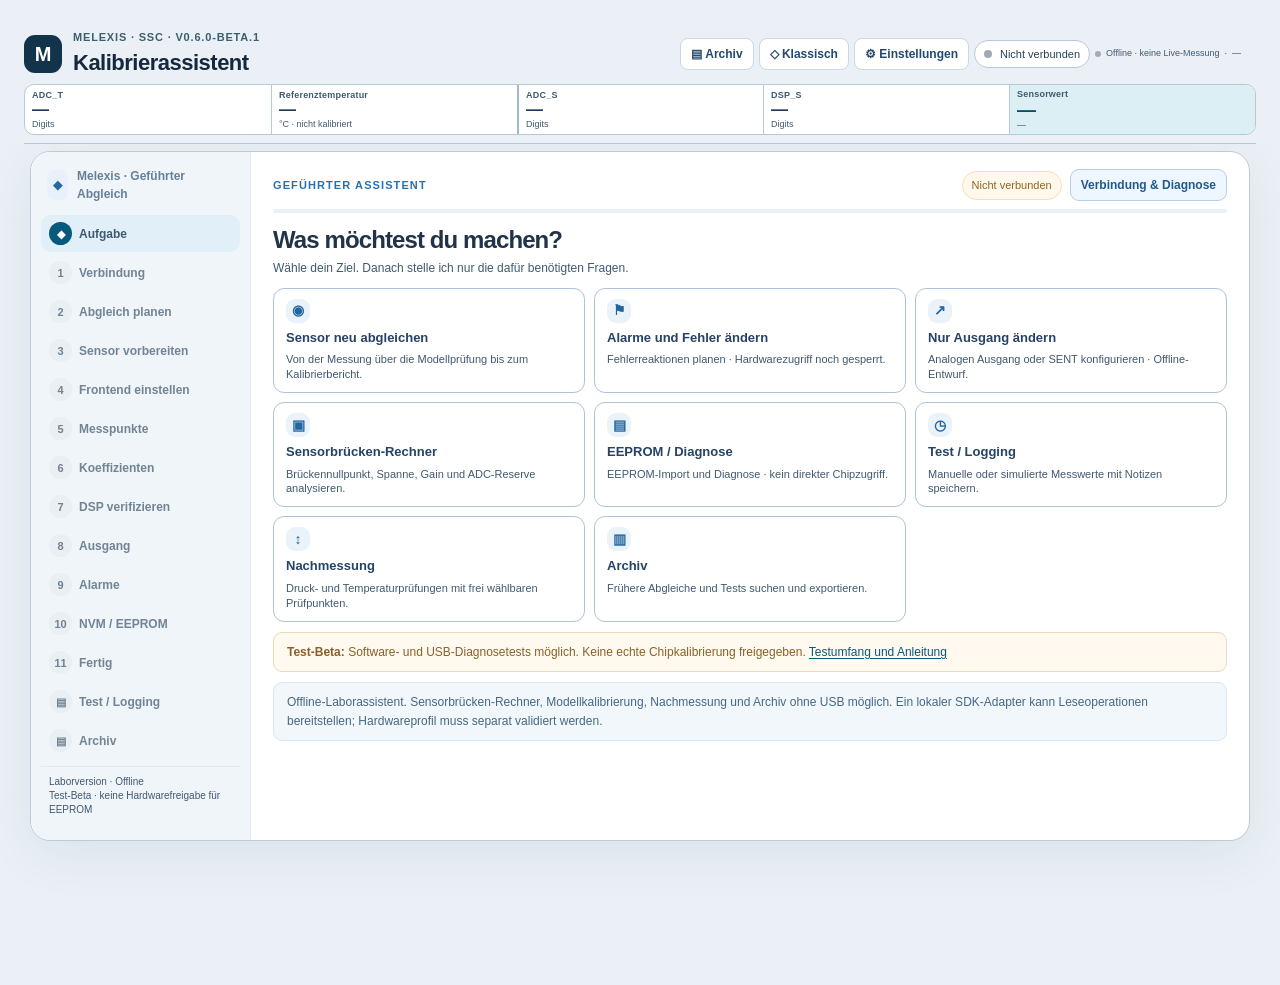
<file: index.html>
<!DOCTYPE html><html lang="de-CH" class="guided-active"><head><meta charset="UTF-8"><meta name="viewport" content="width=device-width, initial-scale=1"><title>Melexis SSC – Kalibrierassistent</title><script>try{document.documentElement.dataset.theme=localStorage.getItem('mlx-theme')==='dark'?'dark':'light'}catch{}</script><link rel="stylesheet" href="master/base.css"><link rel="stylesheet" href="master/guided.css"><link rel="stylesheet" href="master/interface.css"><link rel="stylesheet" href="master/theme.css"><link rel="stylesheet" href="master/settings-refresh.css"><link rel="stylesheet" href="master/classic-compact.css"><link rel="stylesheet" href="master/verification-guide.css"><link rel="stylesheet" href="style.css"></head><body data-app-version="0.6.0-beta.1"><div class="wrap"><header class="top">
<div class="brand"><div class="logo" aria-hidden="true">M</div><div><div class="eyebrow">MELEXIS · SSC · v0.6.0-beta.1</div><h1>Kalibrierassistent</h1></div></div>
<div class="live-overview" role="group" aria-label="Live-Sensorwerte: zuerst Temperatur, danach Druck und Sensorwert">
  <div class="live-kpi" title="Temperatur-Rohwert · keine Chipverbindung"><span class="live-kpi-label">ADC_T</span><span class="live-kpi-reading" id="liveAdcT">—</span><span class="live-kpi-unit">Digits</span></div>
  <div class="live-kpi" title="Referenztemperatur · manuell oder Simulation"><span class="live-kpi-label">Referenztemperatur</span><span class="live-kpi-reading" id="liveTempC">—</span><span class="live-kpi-unit" id="liveTempUnit">°C · nicht kalibriert</span></div>
  <div class="live-kpi live-kpi-pressure-start" title="Druck-Rohwert · manuell oder Simulation"><span class="live-kpi-label">ADC_S <span id="liveAdcAlert" class="live-alert" hidden>!</span></span><span class="live-kpi-reading" id="liveAdcS">—</span><span class="live-kpi-unit">Digits</span></div>
  <div class="live-kpi" title="Kein Chip-DSP verfügbar"><span class="live-kpi-label">DSP_S</span><span class="live-kpi-reading" id="liveDspS">—</span><span class="live-kpi-unit">Digits</span></div>
  <div class="live-kpi live-kpi-primary"><span class="live-kpi-label">Sensorwert</span><span class="live-kpi-reading" id="livePressure">—</span><span class="live-kpi-unit live-pressure-meta"><span id="livePressureUnit">—</span> <button type="button" id="livePressureInfo" class="live-pressure-info" hidden aria-label="Berechnungsdetails" aria-describedby="livePressureTooltip">?</button><span id="livePressureTooltip" class="live-pressure-tooltip" role="tooltip"></span></span></div>
</div>
<div class="live-connection"><div class="connection-actions"><button type="button" id="guidedHomeTop" class="settings-gear guided-home-top" title="Zur geführten Aufgabenauswahl">↩ Aufgabenauswahl</button><button type="button" id="archiveOpen" class="settings-gear" title="Lokales Kalibrierarchiv durchsuchen" hidden>▤ Archiv</button><button type="button" id="verificationOpen" hidden aria-hidden="true" tabindex="-1" title="Nachmessung öffnen"></button><button type="button" id="viewToggle" class="settings-gear" title="Zur geführten Ansicht wechseln" aria-pressed="false">◇ Klassisch</button><button type="button" id="settingsOpen" class="settings-gear" aria-expanded="false" aria-controls="settingsPanel" title="App-Einstellungen öffnen">⚙ Einstellungen</button><span class="chip"><span class="dot" id="statusDot"></span><span id="connectionStatus">Nicht verbunden</span></span><span class="live-meta"><span class="live-meta-dot" id="liveStateDot"></span><span id="liveState">Offline · keine Live-Messung</span><span aria-hidden="true">·</span><span id="liveLastRead">—</span><span id="liveDiagnostic" title="Erfolgreiche ADC_S-Live-Abfragen / Versuche" style="font-size:10px;opacity:.85"></span></span></div></div>
</header><section class="settings-panel" id="settingsPanel" hidden aria-label="App-Einstellungen"><div class="settings-panel-head"><div><strong>App-Einstellungen</strong><span>Darstellung und Messverhalten</span></div></div><div class="settings-body"><section class="settings-group"><h3>Darstellung</h3><div class="settings-fields"><label>Farbmodus<select id="settingsTheme"><option value="light">Hell</option><option value="dark">Dunkel</option></select></label><label>Ansicht<select id="viewMode"><option value="guided">Geführt</option><option value="classic">Klassisch</option><option value="compact">Kompakt</option></select></label></div><label class="toggle"><input id="expertMode" type="checkbox"> Expertenparameter</label><label class="toggle"><input id="tooltips" type="checkbox" checked> Hover-Erklärungen</label></section><section class="settings-group"><h3>Messung</h3><label>Simulationsintervall<select id="logInterval"><option value="250">250 ms</option><option value="500">500 ms</option><option value="1000">1’000 ms</option></select></label><p class="settings-caption">Keine reale Live-Abfrage verfügbar.</p></section><section class="settings-group"><h3>Hilfen &amp; Tools</h3><a href="docs/HARDWARE.md">Technischer Status und Hardware-Freigabe</a><p><a href="https://vadergit.github.io/SSC-Calibration-Studio/">SSC Calibration Studio</a></p></section></div></section><section id="guidedWorkspace"><div class="gw-shell"><aside class="gw-sidebar"><div class="gw-backlogo"><span>◆</span> Melexis · Geführter Abgleich</div><nav id="steps" class="gw-sideitems"></nav><div class="gw-sidebar-footer">Laborversion · Offline<br>Test-Beta · keine Hardwarefreigabe für EEPROM</div></aside><main class="gw-main"><div class="gw-topline"><span id="gwKicker" class="gw-kicker"></span><div class="gw-connection-top-actions"><span class="gw-chipstatus is-offline">Nicht verbunden</span><button id="connectionLink" class="gw-connection-link">Verbindung &amp; Diagnose</button></div></div><div class="gw-progressbar"><span id="gwProgress"></span></div><div class="gw-heading-row"><div><h2 id="gwTitle" class="gw-title"></h2><p id="gwDesc" class="gw-desc"></p></div></div><section id="home" class="gw-page " hidden><div class="gw-columns gw-six"><button class="gw-choice" data-gw-task="calibration"><span class="gw-choice-icon">◉</span><strong>Sensor neu abgleichen</strong><small>Von der Messung über die Modellprüfung bis zum Kalibrierbericht.</small></button><button class="gw-choice" data-gw-task="alarms"><span class="gw-choice-icon">⚑</span><strong>Alarme und Fehler ändern</strong><small>Fehlerreaktionen planen · Hardwarezugriff noch gesperrt.</small></button><button class="gw-choice" data-gw-task="output"><span class="gw-choice-icon">↗</span><strong>Nur Ausgang ändern</strong><small>Analogen Ausgang oder SENT konfigurieren · Offline-Entwurf.</small></button><button type="button" class="gw-choice" data-gw-task="nvm"><span class="gw-choice-icon">▣</span><strong>Sensorbrücken-Rechner</strong><small>Brückennullpunkt, Spanne, Gain und ADC-Reserve analysieren.</small></button><button class="gw-choice" data-gw-task="inspect"><span class="gw-choice-icon">▤</span><strong>EEPROM / Diagnose</strong><small>EEPROM-Import und Diagnose · kein direkter Chipzugriff.</small></button><button class="gw-choice" data-gw-task="testlog"><span class="gw-choice-icon">◷</span><strong>Test / Logging</strong><small>Manuelle oder simulierte Messwerte mit Notizen speichern.</small></button><button class="gw-choice" data-gw-task="verification"><span class="gw-choice-icon">↕</span><strong>Nachmessung</strong><small>Druck- und Temperaturprüfungen mit frei wählbaren Prüfpunkten.</small></button><button class="gw-choice" data-gw-task="archive"><span class="gw-choice-icon">▥</span><strong>Archiv</strong><small>Frühere Abgleiche und Tests suchen und exportieren.</small></button></div><div class="gw-alert warn"><strong>Test-Beta:</strong> Software- und USB-Diagnosetests möglich. Keine echte Chipkalibrierung freigegeben. <a href="docs/TESTING.md">Testumfang und Anleitung</a></div><div class="gw-alert">Offline-Laborassistent. Sensorbrücken-Rechner, Modellkalibrierung, Nachmessung und Archiv ohne USB möglich. Ein lokaler SDK-Adapter kann Leseoperationen bereitstellen; Hardwareprofil muss separat validiert werden.</div></section><section id="device" class="gw-page " hidden><section class="gw-tile"><div class="gw-section-head"><div><h3>Programmieradapter und SSC</h3><p>Melexis · USB-Adapter oder Original-Programmer</p></div></div><div class="gw-fields fields"><label>SSC<select id="model"></select></label><label>Adapter<select id="adapter"><option value="esp32">DIY · ESP32-C3 SuperMini</option><option value="pro-micro">DIY · Arduino Pro Micro</option><option value="host">Original · PTC-04 + PRESSURE01 (Windows SDK)</option><option value="browser-sim">Browser-Testsimulation (ohne Hardware)</option><option value="manual">Manuelle Messwerte</option></select></label><label>Sensor-ID<input id="sensor" placeholder="Optional"></label></div><p id="modelStatus"></p><p class="gw-alert warn">Keine direkte Verbindung eines 3.3-V-GPIO mit dem Programmieranschluss. Der Hardwaretreiber und die geeignete Pegel-/Versorgungsschaltung sind noch zu validieren.</p><div class="gw-panel-actions"><button id="hostConnect" class="primary">Adapter verbinden</button><button id="hostDisconnect" disabled>Trennen</button><button id="hostRead" disabled>Messwerte lesen</button><button id="hostLive" disabled>Live-Messung starten</button><button id="hostStop" disabled>Live-Messung stoppen</button></div><div id="hostStatus" class="gw-alert" role="status">Lokaler Adapter nicht verbunden. <a href="docs/COMMUNICATION.md">Installation</a></div><div class="gw-fields"><label>Samples pro Messpunkt<input id="hostSamples" type="number" min="1" max="100" value="12"></label><label>Abfrageintervall<select id="hostInterval"><option value="250">250 ms</option><option value="500">500 ms</option><option value="1000">1’000 ms</option></select></label></div><pre id="hostInfo" class="monoarea">Keine Adapterantwort.</pre><div id="simControls" class="gw-fields" hidden><label>Simulierter Druck (% FS)<input id="simPressure" type="number" min="0" max="100" value="10"></label><label>Simulierte Temperatur (°C)<input id="simTemp" type="number" value="25"></label></div><p><a href="firmware.html">DIY-Firmware und Anschluss</a> · <a href="docs/COMMUNICATION.md" target="_blank" rel="noopener">PTC-04 SDK-Installation</a></p><div class="gw-panel-actions"><button id="hostDiagExport">Kommunikationsprotokoll exportieren</button></div></section></section><section id="plan" class="gw-page " hidden><div class="gw-preset-grid"><button class="gw-preset" data-p="2" data-t="1"><strong>Schnell</strong><small>2 Druckpunkte, ohne Temperaturkorrektur.</small></button><button class="gw-preset" data-p="2" data-t="2"><strong>TK0 + TKE</strong><small>2 Druckpunkte × 2 Temperaturen · Modell.</small></button><button class="gw-preset" data-p="2" data-t="3"><strong>Mit Temperatur</strong><small>2 Druckpunkte × 3 Temperaturstufen.</small></button><button class="gw-preset" data-p="3" data-t="2"><strong>Individuell</strong><small>3 Druckpunkte × 2 Temperaturstufen.</small></button></div><section class="gw-tile"><div class="gw-section-head"><div><h3>Deinen Messablauf festlegen</h3><p>Standard: vollständige Druck-Temperatur-Matrix.</p></div></div><div class="gw-fields fields"><label>Druckpunkte<select id="np"><option>2</option><option>3</option><option>4</option><option>5</option></select></label><label>Temperaturstufen<select id="nt"><option>1</option><option>2</option><option>3</option></select></label></div><div id="planPreview" class="gw-summary"></div></section></section><section id="setup" class="gw-page gw-setup-page" hidden><div class="gw-columns gw-setup-grid"><section class="gw-tile"><div class="gw-section-head"><div><h3>Druckbereich und Messung</h3><p>Standardpreset 0–100 % · anpassbar</p></div></div><div class="gw-fields fields"><label>Einheit<select id="unit"><option>%</option><option>bar</option><option>mbar</option><option>psi</option></select></label><label>Messbereich unten<input id="lo" type="number" value="0" step="any"></label><label>Messbereich oben<input id="hi" type="number" value="100" step="any"></label></div></section><section class="gw-tile"><div class="gw-section-head"><div><h3>Temperatur und Zielbereich</h3><p>Referenztemperaturen und Sollwerte.</p></div></div><div id="tempFields" class="gw-fields"></div><p class="gw-fieldnote">Standard: 10–90 % Messpunkte. Temperaturen sind echte Referenzwerte.</p></section></div></section><section id="afe" class="gw-page gw-afe-page" hidden><div class="gw-columns gw-afe-layout"><section class="gw-tile"><div class="gw-section-head"><div><h3>Verstärkung und Offset</h3><p>Nominale AFE-Berechnung · kein RAM-Schreiben</p></div></div><p>Nominaler AFE-Entwurf für beide SSCs nach den Melexis-Datenblättern. Kein Registerzugriff.</p><div class="gw-fields fields"><label>Brückenspanne (mV/V)<input id="span" type="number" value="4" step="any"></label><label>Brückenoffset (mV/V)<input id="bridgeOffset" type="number" value="0" step="any"></label><label>Brückenspeisung (V)<input id="bridgeV" type="number" value="3" step="any"></label></div><div class="gw-fields fields"><label>VDDA (V)<input id="vdda" type="number" value="3.5" step="any"></label><label>Ziel ADC-Hub (% Gesamtbereich)<input id="target" type="number" value="50" min="1" max="100" step="any"></label></div><p id="afeResult"></p><dl id="afeKpi" class="kpis"></dl></section><section class="gw-tile"><div class="gw-section-head"><div><h3>ADC_S · Modell-Aussteuerung</h3><p>Keine Live-Sensorwerte</p></div></div><div class="gw-afe-current"><strong id="afeDigits">—</strong><span>Digits Hub</span></div><canvas id="afeGraph" width="800" height="260"></canvas><div id="afeGuide" class="gw-summary"></div><details><summary>Sensorbrücke aus ADC-Werten zurückrechnen</summary><div class="gw-fields"><label>ADC Punkt 1<input id="invADC0" type="number" step="any"></label><label>ADC Punkt 2<input id="invADC1" type="number" step="any"></label><label>Referenz Punkt 1 (% FS)<input id="invP0" type="number" value="10" step="any"></label><label>Referenz Punkt 2 (% FS)<input id="invP1" type="number" value="90" step="any"></label><label>Gain-Code<input id="invGain" type="number" min="0" max="31" value="26"></label><label>CO Betrag<input id="invCO" type="number" min="0" max="127" value="0"></label><label>CO7<select id="invPol"><option>0</option><option>1</option></select></label></div><div class="gw-panel-actions"><button id="invUse">AFE-Vorschlag übernehmen</button><button id="invRun">Zurückrechnen</button></div><p id="invResult" role="status">Nur nominelle Rückrechnung mit bestätigten ADC- und AFE-Werten.</p></details></section></div><div class="expert-only"><details><summary>32 Gain-Stufen und rechnerische Reserve</summary><div class="table"><table><thead><tr><th>Gain-Code</th><th>Gain</th><th>CO Betrag / Polarität</th><th>ADC-Hub</th><th>Reserve je Seite min.</th><th>Status</th></tr></thead><tbody id="afeTable"></tbody></table></div></details><details><summary>Formeln und Grenzen</summary><p>Uin = Brückenwert × Vbrg / 1000. Gain = G1 × G2 × G3 (Betrag). Offset-DAC-Differenz = ± VDDA/3 × CO/127. ADC-Hub = |Uin,FS| × Gain × 65536 / VDDA. Die nominelle ADC-Kennlinie ist gemäss Abschnitt 11 invertiert: ADC = 32768 − Udiff × 65536 / VDDA. Die tatsächliche SDK-Rohwertkodierung muss geprüft werden. Ziel sind standardmässig maximal 50 % ADC-Gesamthub. Keine Zwischenstufen-Sättigung, Temperaturdrift oder Common-Mode-Prüfung enthalten.</p></details></div></section><section id="measurement" class="gw-page " hidden><div class="gw-points-layout"><div id="pointNav" class="gw-point-nav"></div><section class="gw-tile"><div class="gw-section-head"><div><h3>Referenzen erfassen</h3><p>Manuelle Rohwerte oder klar markierte Simulation.</p></div></div><p>Temperatur ist die tatsächlich gemessene Referenztemperatur, kein Chip-ADC-Wert. Pro Stufe wird ein lineares Druckmodell berechnet; 3 bis 5 Punkte verbessern die Regression, aktivieren jedoch keine Chip-Linearisierung. Die Standard-Druckpunkte liegen bei 10–90 % des Messbereichs.</p><div class="gw-panel-actions"><button id="captureHost" disabled class="primary">Nächsten Rohwert erfassen</button><button id="matrix">Matrix erstellen</button><button id="example">Simulationsdaten laden</button></div><form id="calibration"><div class="table"><table><thead><tr><th>Punkt</th><th>Temperatur °C</th><th>Rohwert</th><th>Referenz</th></tr></thead><tbody id="points"></tbody></table></div><button class="primary">Berechnen</button></form><p id="status" role="status"></p></section></div></section><section id="calculation" class="gw-page " hidden><section class="gw-tile"><div class="gw-section-head"><div><h3>Kalibrierung berechnen</h3><p>Lineares Referenzmodell, keine Melexis-Festpunktkoeffizienten.</p></div></div><p id="fitResult">Noch keine Berechnung.</p><div class="table"><table><thead><tr><th>Temperatur</th><th>Gain</th><th>Offset</th><th>Max. Restfehler</th></tr></thead><tbody id="coeff"></tbody></table></div><button id="calcRun" class="primary">Koeffizienten berechnen</button> <button disabled>Im RAM übernehmen &amp; rücklesen</button></section></section><section id="verification" class="gw-page " hidden><section class="gw-tile"><div class="gw-section-head"><div><h3>Ergebnis unabhängig prüfen</h3><p>Druck-/Temperaturpunkte · Modellprüfung</p></div></div><div class="gw-fields fields"><label>Prüftemperatur °C<input id="checkT" type="number" value="25" step="any"></label><label>Prüfrohwert<input id="checkRaw" type="number" step="any"></label><label>Unabhängige Referenz<input id="checkRef" type="number" step="any"></label><label>Messrichtung<select id="checkDirection"><option value="none">Unabhängiger Punkt</option><option value="up">Steigend</option><option value="down">Fallend</option></select></label><label>Toleranz (% FS)<input id="tol" type="number" value="0.5" min="0" step="any"></label></div><button id="verifyHost" disabled>Rohwert vom Adapter lesen</button> <button id="check">Prüfpunkt erfassen</button> <button id="resetChecks">Prüfpunkte zurücksetzen</button><p id="checkResult" role="status"></p><canvas id="graph" width="800" height="260" aria-label="Prüfabweichungen in Prozent FS"></canvas><div class="table"><table><thead><tr><th>Temperatur</th><th>Referenz</th><th>Berechnet</th><th>Fehler % FS</th><th>Resultat</th><th>Richtung</th></tr></thead><tbody id="checks"></tbody></table></div><h3>Hysterese (gleicher Druck und Temperatur)</h3><p id="hystResult">Noch keine auf- und absteigenden Messpaare.</p><div class="table"><table><thead><tr><th>Temperatur</th><th>Referenz</th><th>Steigend</th><th>Fallend</th><th>Hysterese % FS</th></tr></thead><tbody id="hystRows"></tbody></table></div></section></section><section id="output" class="gw-page " hidden><section class="gw-tile"><div class="gw-section-head"><div><h3>Ausgang und Skalierung</h3><p>MLX90328 analog · MLX90329 SENT</p></div></div><div id="analog" class="gw-fields fields"><label>VDD (V)<input id="vdd" type="number" value="5" step="any"></label><label>Ausgang unten (V)<input id="s0" type="number" value="0.5" step="any"></label><label>Ausgang oben (V)<input id="s1" type="number" value="4.5" step="any"></label><label>Clamping unten (% VDD)<input id="clampLow" type="number" value="5" step="any" min="0" max="12.5"></label><label>Clamping oben (% VDD)<input id="clampHigh" type="number" value="95" step="any" min="50" max="100"></label><label>PFLT (0–9)<input id="pflt" type="number" value="0" min="0" max="9"></label><label>SSF (Entwurf)<select id="ssf"><option value="0">Aus</option><option value="1">Ein</option></select></label></div><div id="sent" class="gw-fields fields" hidden><label>SENT Fast Channel<select id="fc"><option value="0">Druck / invertierter Druck</option><option value="1">Druck / Rolling Counter</option><option value="2">Druck / Medientemperatur</option><option value="3">Druck / interne Temperatur</option><option value="4">Nur Druck (3 × 4 Bit)</option><option value="5">Nur Druck (4 × 3 Bit)</option><option value="7">Druck / 0</option></select></label><label>Medientemperatur<select id="medium"><option>NTC</option><option>Sensorbrücke</option></select></label></div><p id="outResult"></p><p id="filterResult"></p></section></section><section id="alarms" class="gw-page " hidden><section class="gw-tile"><div class="gw-section-head"><div><h3>Alarme & Fehler</h3><p>Modellspezifische Fehlerreaktionen noch nicht verifiziert.</p></div></div><p class="gw-alert warn">Keine bestätigte Registerzuordnung. Fehlerreaktionen können hier noch nicht verändert werden.</p><button disabled>Änderungen prüfen</button> <button disabled>Im RAM übernehmen</button></section></section><section id="programming" class="gw-page " hidden><section class="gw-tile"><div class="gw-section-head"><div><h3>EEPROM / Diagnose</h3><p>Lesen über lokalen SDK-Adapter mit explizitem Profil.</p></div></div><p class="gw-alert warn">EEPROM-/RAM-Schreiben gesperrt. Lesen nur mit nachweislich passend konfiguriertem SDK-Profil. Die berechneten Modelle sind keine Chip-Koeffizienten.</p><button id="hostEEPROM" disabled>EEPROM lesen und vergleichen</button> <button id="hostRAM" disabled>RAM lesen</button> <button id="hostBackup" disabled>Original sichern (JSON)</button> <button disabled>RAM schreiben</button> <button disabled>EEPROM programmieren</button><h3>Dokumentation</h3><p><a href="https://www.melexis.com/en/documents/documentation/datasheets/datasheet-mlx90328">MLX90328 Datenblatt</a> · <a href="https://www.melexis.com/en/documents/documentation/datasheets/datasheet-mlx90329">MLX90329 Datenblatt</a></p><div class="gw-panel-actions"><label>EEPROM-Abbild importieren (BIN, JSON-Bytearray oder Backup)<input id="eepromFile" type="file" accept=".bin,.json,application/octet-stream"></label><button id="eepromExport" disabled>Abbild exportieren</button></div><p id="eepromStatus"></p><pre id="eepromHex" class="monoarea">Noch kein Abbild geladen. Keine Registerinterpretation.</pre><h3>EEPROM-Vergleich</h3><label>Vergleichsabbild (BIN, JSON-Bytearray oder Backup)<input id="compareFile" type="file" accept=".bin,.json,application/octet-stream"></label><p id="compareResult" role="status"></p><pre id="compareHex" class="monoarea">Noch kein Vergleich.</pre><h3>RAM-Rohdaten</h3><pre id="ramHex" class="monoarea">Noch nicht gelesen.</pre><h3>Benannte EEPROM-Parameter</h3><p>Öffentlich dokumentierte Parameterbezeichnungen, keine angenommenen Adressen. Werte werden nur angezeigt, wenn das SDK-Profil sie explizit liefert.</p><div class="table"><table><thead><tr><th>Parameter</th><th>Wert (SDK)</th></tr></thead><tbody id="hostParams"></tbody></table></div></section></section><section id="finish" class="gw-page " hidden><section class="gw-tile"><div class="gw-section-head"><div><h3>Abgleich abgeschlossen</h3><p>Nur Offline-Auswertung · kein Chip programmiert.</p></div></div><div id="finishStatus" class="gw-summary"></div><div class="gw-panel-actions"><button id="export">JSON-Bericht exportieren</button><button id="saveSession">Sitzung speichern</button><button id="openSession">Sitzung laden</button><input id="sessionFile" type="file" accept=".json,application/json" hidden><button id="csv">CSV exportieren</button><button id="print">Drucken / PDF</button></div><p id="sessionStatus" role="status"></p><div id="reportSummary" class="gw-summary" hidden></div></section></section><section id="testlog" class="gw-page " hidden><div class="gw-columns"><section class="gw-tile"><div class="gw-section-head"><div><h3>Messung</h3><p>Manuell erfasste oder ausdrücklich simulierte Werte.</p></div></div><div class="gw-fields"><label>Temperatur °C<input id="logT" type="number" value="25" step="any"></label><label>Rohwert (Digits)<input id="logRaw" type="number" step="any"></label><label>Referenz<input id="logRef" type="number" step="any"></label><label>Notiz<input id="logNote"></label></div><div class="gw-panel-actions"><button id="logHost" disabled>Adaptermesswert erfassen</button> <button id="logAdd" class="primary">Messwert erfassen</button><button id="logSim">Simulation starten</button><button id="logStop" disabled>Stoppen</button><button id="logClear">Zurücksetzen</button></div><p id="logStatus" role="status"></p></section><section class="gw-tile"><div class="gw-section-head"><div><h3>Live-Verlauf</h3><p>Nur aufgezeichnete Daten · keine Chipverbindung.</p></div></div><canvas id="logGraph" width="800" height="260"></canvas><div class="gw-panel-actions"><button id="logCsv">CSV</button><button id="logJson">JSON</button><button id="logArchive">Archivieren</button></div></section></div><div class="table"><table><thead><tr><th>Zeit</th><th>Quelle</th><th>Temperatur</th><th>Rohwert</th><th>Referenz</th><th>Notiz</th></tr></thead><tbody id="logRows"></tbody></table></div></section><section id="archive" class="gw-page " hidden><section class="gw-tile"><div class="gw-section-head"><div><h3>Lokales Kalibrierarchiv</h3><p>Berichte und Messungen im Browser.</p></div></div><h3>Lokales Archiv</h3><p>Berichte werden ausschliesslich im Browser gespeichert, nicht auf GitHub.</p><button id="archiveSave">Bericht archivieren</button> <button id="archiveClear">Archiv leeren</button><p id="archiveStatus" role="status"></p><div id="archiveList"></div><label>Archiv durchsuchen<input id="archiveSearch" placeholder="Sensor-ID, SSC, Datum"></label></section></section><footer class="gw-footer"><small id="progress"></small><div class="gw-actions"><button id="prev">Zurück</button><button id="next" class="primary">Weiter</button></div></footer></main></div></section></div><script type="module" src="app.mjs?v=0.6.0-beta.1"></script></body></html>
</file>
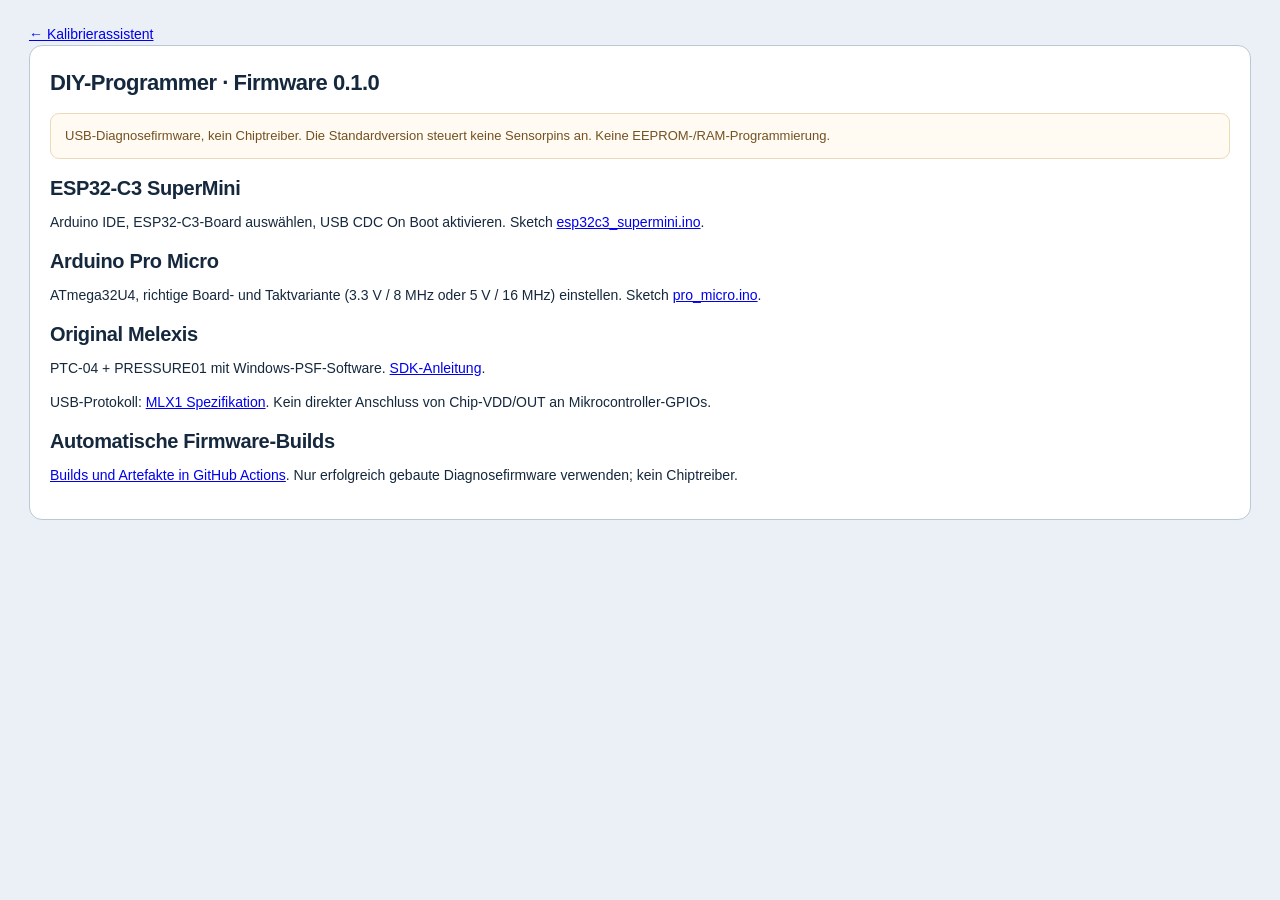
<file: firmware.html>
<!doctype html><html lang="de-CH"><head><meta charset="utf-8"><meta name="viewport" content="width=device-width,initial-scale=1"><title>Melexis DIY-Programmer</title><link rel="stylesheet" href="master/base.css"><link rel="stylesheet" href="master/theme.css"></head><body><main class="wrap"><a href="index.html">← Kalibrierassistent</a><section class="card"><h1>DIY-Programmer · Firmware 0.1.0</h1><p class="callout warn">USB-Diagnosefirmware, kein Chiptreiber. Die Standardversion steuert keine Sensorpins an. Keine EEPROM-/RAM-Programmierung.</p><h2>ESP32-C3 SuperMini</h2><p>Arduino IDE, ESP32-C3-Board auswählen, USB CDC On Boot aktivieren. Sketch <a href="firmware/esp32c3_supermini/esp32c3_supermini.ino" download>esp32c3_supermini.ino</a>.</p><h2>Arduino Pro Micro</h2><p>ATmega32U4, richtige Board- und Taktvariante (3.3 V / 8 MHz oder 5 V / 16 MHz) einstellen. Sketch <a href="firmware/pro_micro/pro_micro.ino" download>pro_micro.ino</a>.</p><h2>Original Melexis</h2><p>PTC-04 + PRESSURE01 mit Windows-PSF-Software. <a href="docs/COMMUNICATION.md">SDK-Anleitung</a>.</p><p>USB-Protokoll: <a href="docs/MLX1.md">MLX1 Spezifikation</a>. Kein direkter Anschluss von Chip-VDD/OUT an Mikrocontroller-GPIOs.</p><h2>Automatische Firmware-Builds</h2><p><a href="https://github.com/Vadergit/Melexis-SSC-Calibration-Web-App/actions/workflows/test-beta.yml">Builds und Artefakte in GitHub Actions</a>. Nur erfolgreich gebaute Diagnosefirmware verwenden; kein Chiptreiber.</p></section></main></body></html>
</file>
<file: master/base.css>
:root{--bg:#f5f7f9;--paper:#fff;--ink:#25354a;--muted:#68778b;--line:#dce4ed;--blue:#2867a6;--blue-soft:#eaf3fc;--red:#9c3540;--yellow:#a26817;--green:#27715b}*{box-sizing:border-box}body{margin:0;background:var(--bg);color:var(--ink);font:14px/1.5 -apple-system,BlinkMacSystemFont,"Segoe UI",Arial,sans-serif}button,input,select{font:inherit}button{border:1px solid var(--line);background:#fff;color:var(--ink);border-radius:9px;padding:10px 15px;cursor:pointer;font-weight:600}button:hover:not(:disabled){border-color:#8badca;background:#f8fbff}button.primary{color:#fff;background:var(--blue);border-color:var(--blue)}button.primary:hover:not(:disabled),button.primary:focus-visible{background:#174b82;border-color:#174b82;color:#fff}button.primary:active:not(:disabled){background:#10375f;color:#fff}button.danger:focus-visible{color:#fff;background:#812d26}button:focus-visible{outline:2px solid #4385c7;outline-offset:2px}button:disabled{opacity:.45;cursor:not-allowed}input,select{width:100%;border:1px solid #cedae6;background:white;color:var(--ink);border-radius:9px;padding:10px 11px}input[type=range]{accent-color:var(--blue);padding:0}input[type=checkbox]{width:auto;accent-color:var(--blue)}label{display:block;font-size:12px;font-weight:650;color:var(--muted)}label input,label select{margin-top:5px;font-size:14px}h1{font-size:22px;margin:0;letter-spacing:-.5px}h2{font-size:20px;margin:0 0 9px;letter-spacing:-.35px}h3{font-size:14px;margin:0 0 9px}p{margin:6px 0 13px}.muted{color:var(--muted)}.small{font-size:12px}.mono{font:12px/1.5 SFMono-Regular,Consolas,Monaco,monospace}.wrap{max-width:1270px;margin:auto;padding:24px}.top{display:flex;justify-content:space-between;gap:12px;align-items:center;padding:2px 0 24px}.brand{display:flex;align-items:center;gap:11px}.logo{width:38px;height:38px;border-radius:10px;display:grid;place-items:center;color:#fff;background:var(--blue);font-size:20px;font-weight:850}.eyebrow{font-size:11px;color:var(--blue);font-weight:800;letter-spacing:.11em;text-transform:uppercase}.chip{display:inline-flex;align-items:center;gap:8px;border:1px solid var(--line);border-radius:40px;padding:7px 11px;font-size:12px;background:white}.dot{width:8px;height:8px;background:#a0aab7;border-radius:50%}.dot.active{background:var(--green)}.dot.demo{background:var(--yellow)}.content{display:grid;grid-template-columns:240px 1fr;gap:22px;align-items:start}.side{display:grid;gap:7px}.stepBtn{display:flex;gap:11px;width:100%;align-items:center;text-align:left;padding:13px 12px;border-color:transparent;background:transparent;font-size:13px}.stepBtn.active{background:var(--blue-soft);border-color:#c6dced;color:#1a528b}.num{width:25px;height:25px;display:grid;place-items:center;background:#e6ebf0;border-radius:7px;color:#536479}.stepBtn.active .num{background:var(--blue);color:#fff}.sidebox,.card{background:var(--paper);border:1px solid var(--line);border-radius:13px}.sidebox{padding:16px;margin-top:14px}.sidebox strong{font-size:12px}.sidebox p{font-size:12px;margin-bottom:0}.main{display:grid;gap:17px}.card{padding:24px}.panel[hidden]{display:none}.fieldrow{display:grid;grid-template-columns:repeat(2,minmax(0,1fr));gap:13px}.triple{display:grid;grid-template-columns:repeat(3,minmax(0,1fr));gap:12px}.stat{background:#fafcfe;border:1px solid #e4eaf2;border-radius:10px;padding:16px}.stat small{font-size:11px;color:var(--muted);display:block}.stat strong{display:block;font-size:25px;letter-spacing:-.7px;font-variant-numeric:tabular-nums}.stat em{font-size:11px;color:var(--muted);font-style:normal}.flex{display:flex;flex-wrap:wrap;align-items:center;gap:9px}.between{display:flex;align-items:center;justify-content:space-between;gap:14px}.callout{padding:12px 14px;border:1px solid #d2e2f2;background:#f4f9fe;border-radius:9px;margin:14px 0;font-size:13px}.callout.warn{background:#fffaf2;border-color:#ecd9b8;color:#735122}.callout.error{background:#fff4f4;border-color:#eccbd1;color:#85323a}.callout.success{background:#f0faf6;border-color:#b7dfd0;color:#1e6651}.nav{display:flex;justify-content:space-between;border-top:1px solid var(--line);margin-top:22px;padding-top:15px}.sliderrow{display:grid;grid-template-columns:100px 1fr 65px;align-items:center;gap:17px;padding:14px 0;border-bottom:1px solid #ebf0f5}.sliderrow output{text-align:right;font-weight:800}.mutedline{border-top:1px solid #edf1f5;margin:16px 0}.half{display:grid;grid-template-columns:1.2fr 1fr;gap:14px}.range{background:#fafbfd;border:1px solid #e4eaf2;padding:16px;border-radius:10px}.range .fieldrow{grid-template-columns:repeat(2,minmax(0,1fr))}.range strong{font-size:13px}canvas{width:100%;height:192px;display:block;background:#fbfdff;border:1px solid #e6edf4;border-radius:10px}.help{cursor:help;color:var(--blue);border-radius:100%;font-size:11px;border:1px solid #aec8df;background:#f0f7fd;width:17px;height:17px;display:inline-grid;place-items:center;margin-left:4px;vertical-align:middle}.help[hidden]{display:none}.tooltip{display:none;position:fixed;z-index:100;max-width:310px;min-width:170px;background:#263a50;color:white;font-size:12px;line-height:1.45;border-radius:10px;padding:11px 13px;box-shadow:0 8px 30px #0002;pointer-events:none}.tooltip.visible{display:block}details{border-top:1px solid var(--line);margin-top:17px;padding-top:12px}details summary{font-weight:700;cursor:pointer;color:var(--blue)}details .inner{margin-top:15px}.monoarea{font:11px/1.5 ui-monospace,Consolas,monospace;white-space:pre-wrap;overflow:auto;max-height:210px;background:#19283b;color:#d3e6ed;padding:13px;border-radius:8px}.foot{padding:10px 0 0;font-size:11px;color:var(--muted)}.pill{font-size:11px;padding:4px 8px;border-radius:8px;border:1px solid #cfdeed;color:#335a81;background:#f8fbfe}.lock{font-weight:650;color:#8c4050}.toggle{display:flex;align-items:center;gap:8px;font-size:13px;color:var(--ink)}.toggle input{margin:0}.kpiNote{font-size:12px;color:var(--muted);margin-top:8px}.connectionActions{margin:13px 0}.avoid{color:var(--red);font-weight:700}@media(max-width:900px){.content{grid-template-columns:1fr}.side{display:flex;flex-wrap:wrap;gap:6px}.stepBtn{width:auto}.sidebox{display:none}.wrap{padding:15px}}@media(max-width:600px){.fieldrow,.triple,.half{grid-template-columns:1fr}.card{padding:17px}.top{align-items:flex-start}.sliderrow{grid-template-columns:64px 1fr 45px;gap:10px}}[hidden]{display:none!important}
button.danger{background:#9e3e34;border-color:#9e3e34;color:#fff}button.danger:hover{background:#812d26}
.stepBtn.locked{opacity:.55}.stepBtn.locked .num{background:#e9edf2}.range label{font-size:12px}.range input[type=text]{margin:6px 0 12px}.flowStatus{font-weight:650}
.dsp-live{border:1px solid #cfdfea;background:#f8fbfd;border-radius:12px;padding:17px 19px;margin:15px 0}
.dsp-live .dsp-head{display:flex;justify-content:space-between;gap:10px;align-items:center;flex-wrap:wrap}
.dsp-live .dsp-main{display:flex;align-items:baseline;gap:9px;margin:7px 0 4px;flex-wrap:wrap}
.dsp-live .dsp-number{font-size:38px;line-height:1.15;font-weight:780;color:var(--blue);font-variant-numeric:tabular-nums}
.dsp-live .dsp-unit{font-size:18px;font-weight:700}
.dsp-live .dsp-sub{font-size:12px;color:var(--muted);line-height:1.5}
.dsp-live .dsp-mode{font-size:12px;color:var(--ink);background:#e8f0f9;padding:3px 9px;border-radius:20px}

.cal-point-row{border:1px solid var(--line);border-radius:11px;padding:15px;margin:11px 0;background:#fff}
.cal-point-row .between{margin-bottom:10px}
.cal-point-row h3{margin:0}
.cal-point-row .fieldrow{align-items:end}
.reference-value{display:block;margin:8px 0 4px;font-size:17px;color:var(--ink)}
.cal-point-status{display:inline-flex;align-items:center;justify-content:center;padding:7px 12px;border-radius:8px;border:1px solid #cdd7e2;background:#eff3f7;color:#475569;font-size:12px;font-weight:750;line-height:1.3}
.cal-point-status.is-captured{background:#1e694d;border-color:#1e694d;color:#fff}
.cal-measure-result{margin-top:13px;padding:15px 17px;border:2px solid #26785b;border-left:6px solid #26785b;background:#edf8f2;border-radius:10px;color:#164731}
.cal-measure-heading{font-size:14px;font-weight:800;color:#13573c;margin-bottom:11px}
.cal-measure-grid{display:grid;grid-template-columns:repeat(auto-fit,minmax(115px,1fr));gap:11px}
.cal-measure-cell{padding:9px 12px;background:#fff;border:1px solid #c2dfd0;border-radius:8px}
.cal-measure-label{display:block;font-size:11px;font-weight:650;color:#45695a}
.cal-measure-value{display:block;font-weight:790;font-size:19px;line-height:1.35;color:#164f39;font-variant-numeric:tabular-nums;overflow-wrap:anywhere}
.cal-measure-note{margin-top:10px;font-size:12px;color:#325945}
.cal-point-row.is-captured{border-color:#7db9a0;background:#fbfefd}
.cal-sampling-progress{margin-top:10px;padding:9px 12px;border-radius:8px;border:1px solid #b8cfea;background:#eaf3fc;color:#194f80;font-size:13px;font-weight:700}


/* Kompakter Workflow, speziell für den finalen NVM-Schritt */
.main{gap:12px}.card{padding:20px}.stepBtn{padding:10px 12px}.nav{margin-top:14px;padding-top:12px}
.nvm-compact p{margin:5px 0 10px}.nvm-compact h2{margin-bottom:5px}
.nvm-compact .callout{padding:9px 11px;margin:9px 0}
.nvm-compact details{margin-top:10px;padding-top:8px}
.nvm-compact details .inner{margin-top:8px}
.nvm-compact .monoarea{max-height:175px;padding:10px}
.nvm-compact-row{display:flex;flex-wrap:wrap;align-items:center;gap:6px 16px;border:1px solid var(--line);border-radius:9px;background:#f8fbfd;padding:10px 12px;margin:12px 0}
.nvm-backup-choice{display:inline-flex;align-items:center;gap:7px;color:var(--ink);font-size:13px}
.nvm-compact .nvm-main-actions{margin-top:9px}
.nvm-confirm-section{border-top:1px solid var(--line);margin-top:12px;padding-top:12px}
.nvm-confirm-section h3{margin-bottom:3px}
.nvm-confirm-section .fieldrow{margin-top:8px;gap:10px}
.nvm-compact .nvm-risk{margin-top:8px;font-size:11px}
.nvm-advanced summary{font-size:12px}
@media(max-width:750px){.nvm-compact .fieldrow{grid-template-columns:1fr}.nvm-compact-row{align-items:flex-start;flex-direction:column}}

/* Messpunkte: Temperaturstufen bündeln; Karten behalten ihre echten Slot-IDs. */
#calPointRows{display:flex;flex-direction:column}
/* Messpunkte: kompakte Desktop-Ansicht ohne Änderung an Mess- oder Kalibrierlogik. */
.panel[data-panel="2"]{padding:18px 20px}
.panel[data-panel="2"] .cal-intro{font-size:12px;line-height:1.45;margin:3px 0 12px}
.panel[data-panel="2"] h2{margin-bottom:4px}
.panel[data-panel="2"] label{font-size:11px}
.panel[data-panel="2"] input:not([type="checkbox"]),.panel[data-panel="2"] select{padding:6px 9px;min-height:35px;border-radius:7px;font-size:13px;margin-top:3px}
.panel[data-panel="2"] .cal-setup-grid{display:grid;grid-template-columns:minmax(165px,1.5fr) minmax(95px,.72fr) minmax(98px,.85fr) minmax(120px,.96fr) minmax(120px,.96fr);gap:8px;align-items:end}
.panel[data-panel="2"] .cal-setup-grid #customUnitLabel{grid-column:span 2}
.panel[data-panel="2"] #calPointPlanMsg{margin:10px 0;padding:8px 11px;font-size:12px}
.panel[data-panel="2"] .cal-point-row{padding:10px 12px;margin:7px 0;border-radius:9px}
.panel[data-panel="2"] .cal-point-row .between{margin-bottom:7px;gap:8px}
.panel[data-panel="2"] .cal-point-row h3{font-size:13px}
.panel[data-panel="2"] .cal-point-row .fieldrow{display:grid;grid-template-columns:minmax(160px,2.0fr) minmax(105px,1fr) minmax(95px,.85fr) auto;gap:10px;align-items:end}
.panel[data-panel="2"] .reference-value{font-size:14px;padding:6px 0 4px;margin:3px 0 0;min-height:35px}
.panel[data-panel="2"] .cal-card-action{display:flex;align-items:end}
.panel[data-panel="2"] .cal-card-action button{padding:7px 11px;min-height:35px;white-space:nowrap;font-size:12px;border-radius:7px}
.panel[data-panel="2"] .cal-point-status{padding:4px 8px;font-size:11px;white-space:nowrap}
.panel[data-panel="2"] .cal-sampling-progress{margin:9px 0 0;padding:7px 9px;font-size:12px}
.panel[data-panel="2"] .cal-measure-result{margin-top:9px;padding:9px 11px;border-width:1px;border-left-width:4px}
.panel[data-panel="2"] .cal-measure-heading{font-size:12px;margin-bottom:6px}
.panel[data-panel="2"] .cal-measure-grid{grid-template-columns:repeat(4,minmax(0,1fr));gap:7px}
.panel[data-panel="2"] .cal-measure-cell{padding:6px 8px;border-radius:7px}
.panel[data-panel="2"] .cal-measure-value{font-size:15px}
.panel[data-panel="2"] .cal-measure-label{font-size:10px}
.panel[data-panel="2"] .cal-measure-note{margin-top:6px;font-size:11px}
.panel[data-panel="2"] .triple{gap:8px}
.panel[data-panel="2"] .stat{padding:10px}
.panel[data-panel="2"] .stat strong{font-size:19px}
.panel[data-panel="2"] #calMsg,.panel[data-panel="2"] #recommendation{margin:9px 0;padding:9px 11px;font-size:12px}
@media(max-width:1170px){
 .panel[data-panel="2"] .cal-setup-grid{grid-template-columns:repeat(3,minmax(0,1fr))}
 .panel[data-panel="2"] .cal-point-row .fieldrow{grid-template-columns:minmax(150px,1.6fr) minmax(100px,1fr) minmax(90px,.75fr)}
 .panel[data-panel="2"] .cal-card-action{grid-column:1/-1}
}
@media(max-width:750px){
 .panel[data-panel="2"] .cal-setup-grid{grid-template-columns:repeat(2,minmax(0,1fr))}
 .panel[data-panel="2"] .cal-point-row .fieldrow{grid-template-columns:repeat(2,minmax(0,1fr))}
 .panel[data-panel="2"] .cal-card-action{grid-column:1/-1}
 .panel[data-panel="2"] .cal-measure-grid{grid-template-columns:repeat(2,minmax(0,1fr))}
}
@media(max-width:430px){
 .panel[data-panel="2"]{padding:14px 12px}
 .panel[data-panel="2"] .cal-point-row .fieldrow{grid-template-columns:1fr}
 .panel[data-panel="2"] .cal-point-row .fieldrow label:first-child{grid-column:1}
 .panel[data-panel="2"] .cal-card-action{grid-column:1}
 .panel[data-panel="2"] .cal-setup-grid{grid-template-columns:1fr 1fr}
 .panel[data-panel="2"] .cal-setup-grid label:first-child{grid-column:1/-1}
}


/* Permanente Messwertübersicht – eine Zeile mit sauberen Spalten auf Desktop. */
.top{display:grid;grid-template-columns:minmax(205px,245px) minmax(0,1fr) auto;align-items:center;gap:16px;padding:8px 0 15px;position:sticky;top:0;z-index:24;background:var(--bg);border-bottom:1px solid var(--line)}
.brand{min-width:0}
.live-overview{min-width:0;display:grid;grid-template-columns:repeat(5,minmax(0,1fr));gap:6px;align-items:stretch}
.live-kpi{display:flex;flex-direction:column;justify-content:center;min-width:0;padding:6px 10px;border:1px solid var(--line);background:#fff;border-radius:8px}
.live-kpi-primary{border-color:#b9d3ea;background:#f1f7fd}
.live-kpi-label{font-size:10px;line-height:1.15;letter-spacing:.025em;font-weight:750;color:#536b81}
.live-kpi-reading{font-size:18px;line-height:1.28;font-weight:800;letter-spacing:-.35px;color:#213c5c;white-space:nowrap;font-variant-numeric:tabular-nums}
.live-kpi-primary .live-kpi-reading{color:#195a94}
.live-kpi-unit{font-size:10px;line-height:1.15;color:#65768b}
.live-pressure-meta{display:flex;align-items:center;gap:4px}.live-pressure-info{flex:none;width:15px;height:15px;display:inline-grid;place-items:center;padding:0;border:1px solid currentColor;border-radius:50%;font-size:10px;line-height:1;font-weight:700;background:transparent;color:inherit;cursor:help}.live-pressure-info[hidden]{display:none}
.live-kpi-primary{position:relative}
.live-pressure-tooltip{position:absolute;z-index:30;top:calc(100% + 5px);right:0;width:340px;max-width:calc(100vw - 32px);padding:10px 12px;border:1px solid var(--line);border-radius:8px;background:var(--paper);color:var(--ink);box-shadow:0 5px 18px rgba(0,0,0,.16);font-size:12px;line-height:1.55;font-weight:400;white-space:pre-line;overflow-wrap:anywhere;text-align:left;pointer-events:none;visibility:hidden;opacity:0}
.live-pressure-info:not([hidden]):hover + .live-pressure-tooltip,.live-pressure-info:not([hidden]):focus-visible + .live-pressure-tooltip{visibility:visible;opacity:1}
@media(max-width:620px){.live-kpi-primary{position:static}.live-pressure-tooltip{right:0;left:0;width:auto;max-width:none}}
@media(max-width:370px){header.top{position:relative}}
.live-alert{display:inline-block;background:#f9dcbd;color:#935217;font-size:9px;font-weight:850;padding:1px 4px;border-radius:3px}
.live-kpi.live-warning{border-color:#eab879;background:#fff7eb}
.live-kpi.live-warning .live-kpi-reading{color:#97521c}
.live-connection{display:flex;align-items:flex-end;flex-direction:column;gap:4px;min-width:164px}
.live-connection .chip{padding:5px 9px;font-size:11px;white-space:nowrap}
.live-meta{display:flex;align-items:center;justify-content:flex-end;gap:5px;color:#637489;font-size:10px;white-space:nowrap}
.live-meta-dot{width:6px;height:6px;border-radius:50%;background:#a1acb7;flex-shrink:0}
.live-meta-dot.is-live{background:#258665}
.live-meta-dot.is-working{background:#d29a41}

@media(max-width:1320px){
 .top{grid-template-columns:minmax(0,1fr) auto;gap:8px 12px}
 .live-overview{grid-column:1/-1;grid-row:2}
 .live-connection{grid-column:2;grid-row:1}
}
@media(max-width:620px){
 .top{padding:7px 0 9px;gap:6px}
 .brand h1{font-size:17px}
 .brand .logo{width:30px;height:30px;font-size:17px}
 .live-connection{min-width:0}
 .live-connection .chip{font-size:10px;padding:4px 6px}
 .live-meta{font-size:9px}
 .live-overview{gap:4px;grid-template-columns:repeat(3,minmax(0,1fr))}
 .live-kpi{padding:5px 6px}
 .live-kpi-reading{font-size:14px}
 .live-kpi-label,.live-kpi-unit{font-size:9px}
}
@media(max-width:370px){
 .live-overview{grid-template-columns:repeat(2,minmax(0,1fr))}
 .top{position:static}
}
/* Exakte Ausrichtung aller Eingaben und Buttons in Kalibrier-Messpunktkarten. */
.panel[data-panel="2"] .cal-point-row .fieldrow{grid-template-columns:minmax(0,2.15fr) minmax(0,1fr) minmax(0,.92fr) 184px;align-items:end;gap:9px}
.panel[data-panel="2"] .cal-card-action{display:flex;align-items:end;min-width:0}
.panel[data-panel="2"] .cal-card-action button{width:100%;padding:7px 6px;min-height:35px;font-size:11px;text-align:center}
.panel[data-panel="2"] .cal-point-row .fieldrow label{min-width:0}
.panel[data-panel="2"] .cal-point-row .fieldrow input{width:100%;min-width:0}
.panel[data-panel="2"] .cal-setup-grid{grid-template-columns:minmax(0,1.55fr) minmax(0,.73fr) minmax(0,.88fr) minmax(0,1fr) minmax(0,1fr);gap:9px}
.panel[data-panel="2"] .cal-setup-grid label{min-width:0}
.panel[data-panel="2"] .cal-setup-grid input,.panel[data-panel="2"] .cal-setup-grid select{min-width:0}
.panel[data-panel="2"] .cal-point-row .between{align-items:center}
.panel[data-panel="2"] .cal-point-status{flex-shrink:0}
@media(max-width:1280px){
 .panel[data-panel="2"] .cal-point-row .fieldrow{grid-template-columns:minmax(0,1.8fr) minmax(0,.9fr) minmax(0,.75fr) 176px}
}
@media(max-width:1100px){
 .panel[data-panel="2"] .cal-setup-grid{grid-template-columns:repeat(3,minmax(0,1fr))}
 .panel[data-panel="2"] .cal-point-row .fieldrow{grid-template-columns:minmax(0,1.5fr) minmax(0,.85fr) minmax(0,.75fr)}
 .panel[data-panel="2"] .cal-card-action{grid-column:1/-1;justify-content:flex-end}
 .panel[data-panel="2"] .cal-card-action button{width:auto;padding:7px 12px}
}
@media(max-width:750px){
 .panel[data-panel="2"] .cal-setup-grid{grid-template-columns:repeat(2,minmax(0,1fr))}
 .panel[data-panel="2"] .cal-point-row .fieldrow{grid-template-columns:repeat(2,minmax(0,1fr))}
 .panel[data-panel="2"] .cal-card-action{grid-column:1/-1}
}
@media(max-width:430px){
 .panel[data-panel="2"] .cal-point-row .fieldrow{grid-template-columns:1fr}
 .panel[data-panel="2"] .cal-card-action{grid-column:1}
}


.nvm-uid-field{grid-template-columns:minmax(180px,360px)!important}
.nvm-uid-field input{font-family:ui-monospace,SFMono-Regular,Consolas,monospace;letter-spacing:.6px}
/* Eigenständige, kompakte App-Einstellungen rechts oben. */
.connection-actions{display:flex;align-items:center;gap:9px}
.settings-gear{border:1px solid #c9d7e6;border-radius:8px;background:#fff;color:#23496c;padding:6px 10px;font-weight:750;font-size:12px;min-height:31px}
.settings-gear:hover:not(:disabled),.settings-gear:focus-visible{background:#eaf3fe;color:#17426b;border-color:#86add3}
.settings-panel{position:fixed;z-index:60;top:72px;right:max(18px,calc((100vw - 1450px)/2));width:min(410px,calc(100vw - 25px));max-height:calc(100vh - 90px);overflow:auto;background:#fff;border:1px solid #c8d6e6;border-radius:12px;box-shadow:0 14px 45px rgba(21,40,65,.19);padding:14px 16px}
.settings-panel-head{display:flex;align-items:center;justify-content:space-between;border-bottom:1px solid #d6e2ed;padding-bottom:9px;margin-bottom:12px}
.settings-panel-head strong{font-size:15px}
.settings-panel-head button{font-size:11px;padding:6px 9px}
.settings-panel .settings-body{display:grid;gap:13px}
.settings-panel .toggle{font-size:13px}
.settings-panel .settings-fields{display:grid;grid-template-columns:1fr 1fr;gap:10px}
.settings-panel .settings-fields label{display:block;min-width:0;font-size:11px;font-weight:650;color:#53667b}
.settings-panel .settings-fields input,.settings-panel .settings-fields select{margin-top:5px;min-height:34px;padding:6px 8px;width:100%;font-size:12px}
.settings-panel .settings-note{font-size:11px;color:#53708b;background:#f4f8fc;padding:8px 10px;border-radius:7px}
.settings-panel .settings-archive-box{border:1px solid #d2e0eb;border-radius:9px;background:#f7fafc;padding:9px 10px;display:grid;gap:4px;min-width:0}
.settings-panel .settings-archive-row{display:flex;align-items:center;justify-content:space-between;gap:10px;min-width:0}
.settings-panel .settings-archive-current{min-width:0;flex:1;display:grid;gap:2px}
.settings-panel .settings-archive-current strong{font-size:13px;line-height:1.35;color:var(--ink,#214763);overflow-wrap:anywhere}
.settings-panel .settings-archive-current small{font-size:10px;color:var(--muted,#607990);line-height:1.3}
.settings-panel .settings-archive-actions{display:flex;align-items:center;gap:5px;flex-shrink:0}
.settings-panel .settings-archive-actions button{font-size:11px;padding:6px 9px;min-height:30px;white-space:nowrap}
.settings-panel .settings-archive-actions button.primary{background:#126386;color:#fff;border-color:#126386}
.settings-panel .settings-archive-actions button:disabled{cursor:not-allowed;opacity:.55}
.settings-panel #settingsArchiveAccess[data-state="granted"]{color:#217654}
.settings-panel #settingsArchiveAccess[data-state="prompt"],.settings-panel #settingsArchiveAccess[data-state="denied"]{color:#a06a1e}
.settings-panel #settingsArchivePathStatus{display:block;font-size:11px;line-height:1.3;overflow-wrap:anywhere;white-space:pre-wrap;color:var(--ink,#244c67);font-weight:600}
.settings-panel #settingsArchivePathStatus[hidden]{display:none}
.settings-panel .settings-archive-path-details{border-top:1px solid #d2e0eb;padding-top:4px;margin-top:3px;min-width:0}
.settings-panel .settings-archive-path-details>summary{cursor:pointer;color:#245d84;font-size:11px;font-weight:650;list-style:revert;user-select:none}
.settings-panel .settings-archive-path-details[open]>summary{margin-bottom:7px}
.settings-panel .settings-archive-path-edit{display:flex;gap:6px;align-items:stretch;min-width:0}
.settings-panel .settings-archive-path-edit input{flex:1;min-width:0;font-size:12px;padding:6px 8px;min-height:32px;border-radius:6px;border:1px solid #a7bed1;background:var(--paper,#fff);color:var(--ink,#25384b)}
.settings-panel .settings-archive-path-edit button{white-space:nowrap;padding:6px 9px;font-size:11px}
.settings-panel .settings-archive-path-details p{margin:5px 0 0;font-size:10px;line-height:1.35;color:var(--muted,#607990)}
@media(max-width:390px){.settings-panel .settings-archive-row{flex-wrap:wrap}.settings-panel .settings-archive-path-edit{flex-wrap:wrap}.settings-panel .settings-archive-path-edit input{flex-basis:100%}}
.settings-expert-hint{padding:9px 10px;background:#fff7eb;border:1px solid #e6cda7;border-radius:8px;font-size:11px;color:#66491a}
.settings-expert-hint p{margin:5px 0 0}
.expert-inline{margin:16px 0 6px;border-top:1px solid #d6e2ed;padding-top:11px}
.expert-inline>details{margin:0;padding:0}
.expert-inline h3{font-size:14px;margin:15px 0 8px}
.expert-inline p{font-size:12px}
.expert-inline .monoarea{max-height:210px;overflow:auto}
@media(max-width:620px){
 .connection-actions{gap:4px}
 .settings-gear{font-size:0;padding:5px 7px}
 .settings-gear::first-letter{font-size:18px}
 .settings-panel{top:100px;right:10px;width:calc(100vw - 20px)}
 .settings-panel .settings-fields{grid-template-columns:1fr}
}


/* Diskrete AFE-Stufen statt Schiebereglern */
.afe-step-panel{border:1px solid #d8e3ef;border-radius:10px;background:#fbfdff;margin:10px 0 9px;overflow:hidden}
.afe-step-row{display:grid;grid-template-columns:minmax(150px,1fr) 240px;align-items:center;gap:16px;padding:10px 13px;border-bottom:1px solid #e6edf4}
.afe-step-row:last-child{border-bottom:0}
.afe-bridge-actions{grid-column:1/-1;display:flex;flex-wrap:wrap;align-items:center;gap:8px}
.afe-bridge-actions[hidden]{display:none}
.afe-bridge-actions button{font-size:11px;padding:8px 10px}
.afe-bridge-status{font-size:11px;color:#405b72;line-height:1.45}
.afe-step-description{display:flex;align-items:center;flex-wrap:wrap;column-gap:14px;row-gap:3px}
.afe-step-title{display:flex;align-items:center;gap:5px;color:#163756;font-size:13px;font-weight:750;min-width:66px}
.afe-step-subtitle{font-size:11px;color:#687e93}
.afe-stepper{display:grid;grid-template-columns:36px minmax(0,1fr) 36px;align-items:stretch;height:37px;gap:5px}
.afe-step-panel .afe-step-btn{width:36px;height:37px;min-height:0;border:1px solid #b7cfe4;border-radius:8px;background:#eaf3fc;color:#1f5e99;font-size:23px;line-height:1;font-weight:650;padding:0;display:flex;align-items:center;justify-content:center}
.afe-step-panel .afe-step-btn:hover:not(:disabled),.afe-step-panel .afe-step-btn:focus-visible{background:#d4e9fb;border-color:#5b9bd0;color:#103d6b}
.afe-step-panel .afe-step-btn:active:not(:disabled){background:#b5d8f5}
.afe-step-panel .afe-step-btn:disabled{opacity:.38;cursor:not-allowed;background:#f4f6f8;color:#6d7783}
.afe-step-value{display:flex;align-items:center;justify-content:center;min-width:0;border:1px solid #cbd9e7;border-radius:8px;background:#fff;color:#193952;font-size:13px;font-weight:800;font-variant-numeric:tabular-nums;white-space:nowrap;padding:0 6px}
@media(max-width:620px){
 .afe-step-row{grid-template-columns:1fr;gap:7px;padding:9px 11px}
 .afe-stepper{width:min(100%,300px)}
}


.afe-auto-write-note{display:flex;align-items:flex-start;gap:9px;margin:10px 0;padding:9px 12px;border:1px solid #c3dfd1;background:#eff9f3;border-radius:9px;color:#28543e;font-size:12px;line-height:1.45}
.afe-auto-write-note strong{font-size:12px}
.afe-auto-write-dot{display:block;flex:0 0 8px;height:8px;background:#2a8b63;border-radius:50%;margin-top:5px}

/* PSSC-inspired Output panel, aligned with the rest of the assistant */
.output-config{display:grid;gap:13px;margin:16px 0}
.output-section{border:1px solid #d7e3ee;border-radius:10px;background:#fff;padding:15px}
.output-heading{display:flex;align-items:center;justify-content:space-between;gap:8px;margin:0 0 9px}
.output-heading h3{font-size:16px;color:#173e64;margin:0}
.output-tag,.output-locked{font-size:11px;border:1px solid #c5dae9;border-radius:6px;padding:4px 8px;color:#2b607f;background:#f2f8fd;white-space:nowrap}
.output-locked{background:#f5f6f8;color:#617083;border-color:#dae0e7}
.output-grid{display:grid;grid-template-columns:repeat(2,minmax(0,1fr));gap:11px;margin:10px 0}
.output-grid-3{grid-template-columns:repeat(3,minmax(0,1fr))}
.output-grid label{min-width:0}
.output-grid input,.output-grid select{width:100%}
.output-config input[readonly],.output-config select:disabled{background:#f4f6f8;color:#6a7685}
.output-detail{margin:8px 0 0}
.output-endpoint-head,.output-endpoint-row{display:grid;grid-template-columns:45px 1fr 1fr 1.2fr;gap:10px;align-items:center}
.output-endpoint-head{font-size:11px;font-weight:700;color:#64788d;padding:7px 10px;background:#f4f8fc;border-radius:7px}
.output-endpoint-row{padding:9px 10px;border-bottom:1px solid #e3ebf3;font-size:12px}
.output-endpoint-row strong{font-size:13px}
.output-endpoint-row output{font-variant-numeric:tabular-nums;color:#254a6c}
.output-endpoint-row label{display:flex;align-items:center;gap:5px}
.output-endpoint-row input{width:100%;min-width:0}
.output-preview{margin:10px 0 0;padding:10px;border-radius:8px;border:1px solid #cce1d6;background:#f4fbf7;color:#285e48;font-size:12px;line-height:1.5}
.output-preview.invalid{border-color:#edc5c4;background:#fff7f7;color:#9d3736}
.output-errors{display:grid;grid-template-columns:repeat(2,minmax(0,1fr));gap:10px}
.output-errors label{min-width:0}
.output-errors select{width:100%;margin-top:4px}
.output-subheading{margin-top:15px}
@media(max-width:700px){.output-grid,.output-grid-3,.output-errors{grid-template-columns:1fr}.output-heading{align-items:flex-start;flex-wrap:wrap}.output-endpoint-head,.output-endpoint-row{grid-template-columns:32px 1fr 1fr 1.4fr;gap:5px}.output-endpoint-row{padding:8px 4px}.output-endpoint-row input{padding:6px 4px}.output-section{padding:11px}}
/* Expert workspace: always reachable after enabling, without the NVM step gate. */
.expert-workspace[hidden],.expert-inline[hidden]{display:none!important}
.expert-workspace{position:fixed;inset:0;z-index:90;display:grid;place-items:center;background:rgba(20,34,51,.48);padding:18px}
.expert-workspace-content{width:min(970px,100%);max-height:calc(100vh - 36px);overflow:auto;background:#fff;border:1px solid #bfd1e2;border-radius:13px;box-shadow:0 25px 75px rgba(15,29,47,.28);padding:22px}
.expert-workspace-head{gap:14px;align-items:flex-start}
.expert-workspace-head h2{margin:3px 0 8px;font-size:22px}
.expert-workspace-head p{max-width:670px}
.expert-workspace-head button{flex-shrink:0;white-space:nowrap}
.expert-workspace .expert-inline{border-top:0;margin-top:0}
#settingsOpen.is-expert{background:#eaf3fe;border-color:#75a8d7;color:#164b81}
#settingsOpen.is-expert::after{content:" · EXPERT";font-size:10px;font-weight:800}
@media(max-width:620px){.expert-workspace{padding:7px}.expert-workspace-content{max-height:calc(100vh - 14px);padding:12px}.expert-workspace-head{flex-direction:column}#settingsOpen.is-expert::after{content:"★";font-size:12px}}
/* Normaler Ablauf schlank; erweiterte Details nur beim Expertenmodus. */
[data-expert-area][hidden],.profile-afe[hidden]{display:none!important}
.side-separator{height:1px;background:#d9e3ec;margin:14px 8px 10px}
.viewer-nav .num{font-size:17px}
.profile-card{margin:16px 0;padding:15px;border:1px solid #cbdbe8;background:#f9fcff;border-radius:10px}
.profile-card h3{margin:0;font-size:15px}
.profile-card p{line-height:1.55}
.profile-card .fieldrow{margin:11px 0}
.profile-afe{margin:12px 0;border:1px solid #b2d7c2;border-radius:9px;background:#f3fbf6;padding:12px}
.profile-afe p{margin:8px 0;font-size:12px}
.config-group-select{display:grid;grid-template-columns:repeat(auto-fit,minmax(130px,1fr));gap:7px;border:1px solid #d3e2ed;border-radius:9px;background:#fff;padding:12px;margin:10px 0}
.config-group-select legend{font-size:12px;font-weight:700;color:#234e72;padding:0 6px}
.config-group-select[hidden],.config-group-select label[hidden],label[hidden]:has(#configLabel),#configPresetDelete[hidden],#configSave[hidden],#configApply[hidden],#configPresetSave[hidden],#configPresetEdit[hidden],#configPresetCancel[hidden]{display:none!important}
.config-group-select label{display:flex;align-items:flex-start;gap:8px;padding:6px 8px;background:#f7fafc;border:1px solid #e3ebf2;border-radius:8px;cursor:pointer;font-size:12px}
.config-group-select label:has(input:checked){background:#edf6fd;border-color:#a4cce8}
.config-group-select input{margin:3px 0 0;width:16px;height:16px;accent-color:#0878b5;flex-shrink:0}
.config-group-select strong,.config-group-select small{display:block}
.config-group-select small{font-size:10px;color:#667d92;line-height:1.4;margin-top:3px}
#configImportEffect{margin:9px 0 11px}
.eeprom-table-scroll{max-height:63vh;overflow:auto;border:1px solid #cbd8e7;border-radius:9px;margin:10px 0 18px}
.eeprom-table{width:100%;border-collapse:separate;border-spacing:0;font-size:12px;font-variant-numeric:tabular-nums}
.eeprom-table th{position:sticky;top:0;background:#edf3f9;text-align:left;color:#34516b;font-weight:700;padding:9px 10px;border-bottom:1px solid #cddbe8;z-index:2}
.eeprom-table td{padding:7px 10px;border-bottom:1px solid #e3ebf3}
.eeprom-table tr:hover td{background:#f2f8fc}
.eeprom-table td:nth-child(1),.eeprom-table td:nth-child(3){font-family:ui-monospace,SFMono-Regular,Consolas,monospace;color:#245c9c}
.eeprom-table td:nth-child(4){text-align:right}
.eeprom-table .nvm-factory td{background:#fbf7f7}
.eeprom-table .nvm-boot td{background:#fffaf0}
.eeprom-table .nvm-crc td{background:#f4f8f3}
@media(max-width:660px){.eeprom-table{font-size:11px}.eeprom-table th,.eeprom-table td{padding:6px 5px}.profile-card{padding:10px}}

/* EEPROM reference: compact table first, detailed read-only register reference on demand. */
.eeprom-table{min-width:790px}
.eeprom-expand{border:0;padding:3px 7px;border-radius:6px;background:transparent;color:#165c9b;font:600 12px ui-monospace,SFMono-Regular,Consolas,monospace;white-space:nowrap}
.eeprom-expand:hover:not(:disabled),.eeprom-expand:focus-visible{background:#e5f1fd;border-color:transparent}
.eeprom-table .eeprom-register{font-weight:650;color:#254365;white-space:nowrap}
.eeprom-table .eeprom-function{color:#425b70;min-width:160px}
.eeprom-table .eeprom-protection{font-size:11px;color:#576981;white-space:nowrap}
.eeprom-table tr.eeprom-detail-row:hover td,.eeprom-table tr.eeprom-detail-row td{background:#f6f9fd;color:var(--ink);font-family:inherit;text-align:left}
.eeprom-table .eeprom-detail-row>td{padding:0!important;border-bottom:2px solid #d4e2f0}
.eeprom-detail{padding:18px 20px;border-left:3px solid #2c73b5;background:#f8fbff}
.eeprom-detail h3{font-size:14px;margin:0 0 7px}
.eeprom-detail-description{font-size:13px;margin:0 0 12px;max-width:920px}
.eeprom-meta{display:grid;grid-template-columns:repeat(3,minmax(140px,1fr));gap:8px;margin:0 0 10px}
.eeprom-meta-item{border:1px solid #dfebf5;background:#fff;border-radius:7px;padding:8px 10px}
.eeprom-meta-item dt{font-size:10px;font-weight:650;color:#697c8f}
.eeprom-meta-item dd{font:600 12px/1.6 ui-monospace,SFMono-Regular,Consolas,monospace;color:#254365;margin:3px 0 0;overflow-wrap:anywhere}
.eeprom-formula{background:#eef5fc;border-radius:7px;padding:9px 10px;font-family:ui-monospace,SFMono-Regular,Consolas,monospace;font-size:12px;overflow-wrap:anywhere}
.eeprom-small{color:#5c7185;font-size:11px;margin:9px 0}
.eeprom-bit-detail{border-top:1px solid #d6e5f3;margin-top:11px;padding-top:11px}
.eeprom-bit-detail h4{font-size:12px;margin:0 0 7px}
.eeprom-binary{font:12px ui-monospace,SFMono-Regular,Consolas,monospace;background:#e9f2fa;border:1px solid #c8deef;padding:9px 11px;border-radius:6px;letter-spacing:1px;display:inline-block}
.eeprom-bit-table{border-collapse:collapse;width:100%;margin-top:10px;font-size:11px}
.eeprom-bit-table th,.eeprom-bit-table td{text-align:left!important;border-bottom:1px solid #dbe7f1;padding:7px 8px!important;white-space:normal;font-family:inherit!important;color:var(--ink)!important}
.eeprom-bit-table th{background:#e9f2fb;position:static}
@media(max-width:800px){.eeprom-meta{grid-template-columns:repeat(2,minmax(0,1fr))}.eeprom-detail{padding:12px}}
@media(max-width:500px){.eeprom-meta{grid-template-columns:1fr}.eeprom-detail{padding:10px}}


/* Optional compact mode. All rules are isolated by .compact-mode / #compactWorkspace.
   The seven-step normal layout is unchanged when the setting is off. */
html.compact-mode body{overflow:hidden}
html.compact-mode .wrap{max-width:none;padding:7px 12px}
html.compact-mode .top{padding:3px 0 7px;gap:10px}
html.compact-mode .brand h1{font-size:17px}
html.compact-mode .brand .eyebrow{font-size:9px}
html.compact-mode .brand .logo{width:29px;height:29px;font-size:16px;border-radius:7px}
html.compact-mode .content{display:none!important}
html.compact-mode .foot{display:none}
#compactWorkspace[hidden]{display:none!important}
#compactWorkspace{display:flex;flex-direction:column;gap:5px;min-height:390px;font-size:11px}
.cp-heading{display:flex;align-items:center;justify-content:space-between;gap:9px;flex:0 0 29px}
.cp-heading strong{font-size:14px}
.cp-heading small,.cp-heading-right span{font-size:10px;color:#657c91;font-weight:450}
.cp-heading-right{display:flex;align-items:center;gap:10px}
.cp-heading button{font-size:11px;padding:4px 12px;color:#185b9a;border-color:#abcce4}
.cp-board{flex:1;min-height:0;display:grid;grid-template-columns:minmax(0,1.12fr) minmax(0,.98fr) minmax(0,.98fr);grid-template-rows:minmax(0,.84fr) minmax(0,1.12fr) minmax(0,1.04fr);gap:6px}
.cp-card{background:#fff;border:1px solid #d6e2ec;border-radius:8px;padding:7px 9px;min-width:0;min-height:0;overflow:auto;scrollbar-width:thin;scrollbar-color:#c4d5e5 transparent}
.cp-card-heading{display:flex;align-items:center;justify-content:space-between;gap:6px;border-bottom:1px solid #e3ebf2;padding-bottom:3px;margin-bottom:5px;min-height:18px;color:#1b527f}
.cp-card-heading strong{font-size:11px;letter-spacing:.012em}
.cp-card label{font-size:10px;color:#49657e;font-weight:650;min-width:0}
.cp-card label input,.cp-card label select{display:block;width:100%;min-width:0;height:24px;font-size:11px;border-radius:5px;padding:2px 5px;margin-top:1px}
.cp-card label input[type=file]{height:26px;padding:2px;font-size:9px}
.cp-card label input[type=checkbox]{display:inline-block;width:13px;height:13px;margin:0 3px 0 0;vertical-align:middle}
.cp-card button:not(.eeprom-expand){border-radius:5px;padding:4px 7px;font-size:10px;line-height:1.2;min-height:24px}
.cp-card .cp-actions{display:flex;gap:4px;align-items:center;flex-wrap:wrap;margin:5px 0}
.cp-card .cp-actions button{flex:0 1 auto;white-space:normal}
.cp-fields{display:grid;gap:4px 6px;min-width:0}
.cp-cols-2{grid-template-columns:repeat(2,minmax(0,1fr))}
.cp-cols-3{grid-template-columns:repeat(3,minmax(0,1fr))}
.cp-card .callout{padding:3px 6px;font-size:10px;line-height:1.3;margin:3px 0;border-radius:5px}
.cp-card .cp-status>.callout,.cp-card .cp-status>.muted,.cp-card .cp-status>#nvmUidHint{max-height:30px;overflow:hidden;text-overflow:ellipsis}
.cp-card .cp-status>.callout:hover,.cp-card .cp-status>.muted:hover,.cp-card .cp-status>#nvmUidHint:hover{max-height:none;overflow:visible;position:relative;z-index:8;background:#f3f8fe;box-shadow:0 2px 12px #ccd8e5}
.cp-card .cp-status>.warn:hover{background:#fffaf0}
.cp-card .cp-status>.error:hover{background:#fff2f2}
.cp-card .cp-status>.success:hover{background:#effaf5}
.cp-card .cp-caption{font-size:10px;color:#506e86;line-height:1.2;max-height:20px;overflow:hidden}
.cp-card .cp-caption:hover{max-height:none}
.cp-fold{border-top:0;margin:3px 0 0;padding:0}
.cp-fold>summary,.cp-card details>summary{font-size:10px;cursor:pointer;color:#2866a5}
.cp-fold-body{display:flex;flex-wrap:wrap;gap:4px;padding-top:4px}
.cp-card .monoarea{font-size:10px;line-height:1.35;max-height:120px;margin:3px 0;padding:7px}
.cp-afe .afe-step-panel{border:0;margin:0;padding:0}
.cp-afe .afe-step-row{display:grid;grid-template-columns:minmax(50px,1fr) minmax(130px,1.7fr);gap:4px;align-items:center;border:0;padding:1px 2px;min-height:28px}
.cp-afe .afe-step-description{display:block}
.cp-afe .afe-step-title{font-size:10px}
.cp-afe .afe-step-subtitle{display:none}
.cp-afe .afe-stepper{display:grid;grid-template-columns:23px minmax(60px,1fr) 23px;gap:3px;align-items:center}
.cp-afe .afe-stepper .afe-step-btn{height:23px;width:23px;min-height:23px;padding:0!important;font-size:15px!important}
.cp-afe .afe-step-value{font-size:11px;text-align:center;min-width:0}
.cp-afe #configAfePending{margin:4px 0;padding:4px}
.cp-afe #configAfePending p{margin:2px 0;font-size:10px}
.cp-afe #configAfePending .between{display:none}
.cp-points .cp-points-setup{grid-template-columns:repeat(5,minmax(0,1fr))}
.cp-points .cp-point-toolbar{display:flex;gap:6px;align-items:end;justify-content:space-between;margin:5px 0}
.cp-points .cp-point-toolbar>label{flex:1;min-width:0}
.cp-points #cpPointProgress{font-size:10px;color:#34647c;flex:1;min-width:0}
.cp-points .cal-sampling-progress{font-size:10px;padding:2px 3px;margin:0}
#compactWorkspace #calPointPlanMsg{display:none!important} /* point count is already visible in the selector */
.cp-point-edit .cal-point-row{display:none!important;border:1px solid #dbe7f1;border-radius:5px;margin:2px 0;padding:4px;min-height:0;background:#fafcff}
.cp-point-edit .cal-point-row.cp-point-active:not([hidden]){display:block!important}
.cp-point-edit .cal-point-row .between{margin-bottom:2px}
.cp-point-edit .cal-point-row h3{font-size:10px;margin:0}
.cp-point-edit .cal-point-status{font-size:9px;white-space:nowrap}
.cp-point-edit .cal-point-row .fieldrow{display:grid;grid-template-columns:minmax(0,1.2fr) minmax(0,.8fr) minmax(0,.6fr) minmax(0,1.2fr);gap:4px;align-items:end}
.cp-point-edit .cal-point-row label,.cp-point-edit .cal-point-row input,.cp-point-edit .cal-point-row strong{font-size:10px}
.cp-point-edit .cal-point-row .cal-card-action button{width:100%;min-height:25px;padding:3px!important;font-size:9px!important}
.cp-point-edit .cal-measure-result{font-size:10px;margin:3px 0;padding:3px}
.cp-points .cp-actions button{font-size:9px}
.cp-fit .cp-actions button,.cp-verify .cp-actions button{flex:1 1 auto}
.cp-fit #calRamPrereq{max-height:22px}
.cp-fit #cpFitDetails>details{margin:2px 0}
.cp-verify #cpVerifyDetails details{margin:2px 0}
.cp-verify .cp-fields{grid-template-columns:repeat(2,minmax(0,1fr))}
.cp-output{grid-column:span 2}
.cp-output-grid{display:grid;grid-template-columns:minmax(170px,1.2fr) minmax(0,1.6fr) minmax(0,1.1fr);gap:8px}
.cp-output-grid .cp-output-controls,.cp-output-grid .cp-output-analog{display:grid;grid-template-columns:repeat(2,minmax(0,1fr));gap:4px}
.cp-output-grid .cp-output-controls>label:first-child{grid-column:1/-1}
.cp-output-grid .cp-output-advanced{grid-template-columns:1fr}
.cp-output-grid .cp-output-advanced[hidden]{display:none}
#compactWorkspace .cp-hide-scaling{display:none!important}
#compactWorkspace .cp-s0::before,#compactWorkspace .cp-s1::before{display:block;font-size:10px;color:#49657e;font-weight:650}
#compactWorkspace .cp-s0::before{content:"S0 · Ausgang (V)"}
#compactWorkspace .cp-s1::before{content:"S1 · Ausgang (V)"}
.cp-output-grid .cp-output-analog[hidden]{display:none}
.cp-output #psscOneWireOnlyStatus[hidden]{display:none}
.cp-output .cp-actions button{white-space:normal}
.cp-output .cp-actions button:nth-child(3){flex:1 1 180px}
.cp-output .cp-status{display:grid;grid-template-columns:repeat(2,minmax(0,1fr));gap:2px 6px}
.cp-output .cp-status .callout{margin:1px 0}
.cp-output #psscScalingPreview{font-size:10px;line-height:1.2;max-height:32px;overflow:hidden;padding:3px}
.cp-nvm .cp-nvm-top{font-size:10px}
.cp-nvm .cp-nvm-top label{font-size:10px;display:flex;gap:3px;align-items:center}
.cp-nvm .cp-nvm-top .muted{display:none}
.cp-nvm .cp-nvm-uid{grid-template-columns:1fr}
.cp-nvm .cp-nvm-program button{width:100%;font-weight:800;min-height:28px;font-size:11px}
.cp-nvm #nvmDiffDetails{margin:3px 0}
.cp-nvm .cp-nvm-warning{color:#8b4142;font-size:9px;line-height:1.2;margin-top:3px}
.cp-nvm #nvmProgress{font-size:10px;color:#506781;flex:1}
.cp-nvm .cp-status>#nvmUidHint{font-size:10px}
#compactWorkspace #nvmUidHint{display:none!important} /* chip UID is already shown in the input */
@media(max-height:760px){
 #compactWorkspace{font-size:10px;gap:3px}
 .cp-board{gap:4px}
 .cp-card{padding:4px 6px}
 .cp-card-heading{margin-bottom:2px}
 .cp-card label input,.cp-card label select{height:21px;font-size:10px}
 .cp-card button:not(.eeprom-expand){min-height:21px;padding:2px 5px}
 .cp-card .cp-actions{margin:2px 0}
 .cp-afe .afe-step-row{min-height:24px}
 .cp-afe .afe-stepper .afe-step-btn{height:21px;min-height:21px}
}
@media(max-width:1180px){
 .cp-heading-right span{display:none}
 .cp-board{grid-template-columns:minmax(0,1fr) minmax(0,1fr);grid-template-rows:repeat(4,minmax(0,1fr))}
 .cp-output{grid-column:span 1}
 .cp-output-grid{grid-template-columns:1fr 1fr}
 .cp-output-advanced{grid-column:1/-1}
 .cp-output .cp-actions button{font-size:9px}
 .cp-points .cp-points-setup{grid-template-columns:repeat(3,minmax(0,1fr))}
}
@media(max-width:720px){
 html.compact-mode body{overflow:auto}
 #compactWorkspace{height:auto!important;min-height:0;overflow:visible}
 .cp-board{grid-template-columns:1fr;grid-template-rows:none}
 .cp-card{overflow:visible}
 .cp-output{grid-column:span 1}
 .cp-output-grid{grid-template-columns:1fr 1fr}
 .cp-points .cp-points-setup{grid-template-columns:repeat(3,minmax(0,1fr))}
}
.chip-diag-report{white-space:pre-wrap;overflow-wrap:anywhere;max-height:390px;overflow:auto;border:1px solid #cbddeb;border-radius:9px;padding:13px 14px;background:#f5f9fc;color:#2d4d66;font:11px/1.55 ui-monospace,SFMono-Regular,Consolas,monospace;margin:12px 0}
.chip-diag-details .flex{flex-wrap:wrap;gap:9px}
.chip-diag-details .inner>p{line-height:1.55}
.sensor-reconnect{display:flex;align-items:center;justify-content:space-between;gap:15px;margin:0 0 15px;padding:13px 17px;border:1px solid #ebca82;background:#fff8e7;color:#744d0f;border-radius:12px;flex-wrap:wrap}
.sensor-reconnect[hidden]{display:none!important}
/* Archiv und Nachmessung bleiben lesbar, auch wenn Auto-Connect nach einem Sensor sucht. */
html.archive-active #sensorReconnectBanner{display:none!important}
.sensor-reconnect strong{display:block;font-size:14px}
.sensor-reconnect .sensor-autoreconnect-status{display:block;font-size:11px;line-height:1.45;margin-top:3px;color:#79571d;max-width:930px}
.sensor-reconnect span{font-size:13px;line-height:1.5}
.sensor-reconnect button{background:#075f7a;border-color:#075f7a;color:#fff;white-space:nowrap}
.sensor-reconnect-actions{display:flex;gap:8px;flex-wrap:wrap;justify-content:flex-end}
.sensor-reconnect .sensor-export{background:white;color:#075f7a;border-color:#99c1cb}
.sensor-reconnect .sensor-export:hover:not(:disabled){background:#f0f7fa;color:#044d62;border-color:#075f7a}
.sensor-reconnect button:hover:not(:disabled){background:#044d62;border-color:#044d62;color:#fff}
.dot.missing{background:#bb7a17}
@media(max-width:600px){.sensor-reconnect button{width:100%}}

/* Sichtbarer Einstieg zur lokalen Installation – ohne Einfluss auf die Kalibrierlogik. */
#verificationOpen{display:none!important}
.settings-panel .settings-offline-help{border-top:1px solid #dbe5ef;padding-top:12px;display:grid;gap:5px}
.settings-panel .settings-offline-help strong{font-size:12px;color:#244c6d}
.settings-panel .settings-offline-help p{font-size:11px;line-height:1.45;color:#607790;margin:0}
.settings-panel .settings-offline-help a{font-size:12px;font-weight:750;color:#135b98;justify-self:start}
.settings-panel .settings-offline-help a:focus-visible{outline:2px solid #4385c7;outline-offset:2px}

/* Separate archive workspace; no changes to original 8 calibration panels. */
.archive-active .content,.archive-active #guidedWorkspace,.archive-active #compactWorkspace{display:none!important}
#archiveWorkspace{margin:18px auto;max-width:1330px;padding:18px;background:#fff;border:1px solid var(--line);border-radius:13px}
#archiveWorkspace[hidden]{display:none!important}
#archiveWorkspace .ar-results[hidden],#archiveWorkspace .ar-active[hidden],#archiveWorkspace .ar-planner[hidden]{display:none!important}
#classicLoggerHost{min-height:250px}
#classicLoggerHost .tl-lead{display:flex;align-items:center;flex-wrap:wrap;gap:10px;margin:8px 0 16px}
#classicLoggerHost .tl-lead strong{font-size:14px;color:#1c5e91}
#classicLoggerHost .tl-box{padding:15px;margin-bottom:12px;background:#fbfdff;border:1px solid #d9e5f0;border-radius:10px}
#classicLoggerHost .tl-grid{display:grid;grid-template-columns:repeat(2,minmax(0,1fr));gap:10px}
#classicLoggerHost .tl-box label{display:grid;gap:5px;font-size:12px;font-weight:600}
#classicLoggerHost .tl-box input,#classicLoggerHost .tl-box select,#classicLoggerHost .tl-box textarea{width:100%;min-width:0;border:1px solid #c9d9e8;border-radius:7px;padding:8px;background:#fff}
#classicLoggerHost .tl-box .tl-check{display:flex;align-items:center;gap:9px}
#classicLoggerHost .tl-box .tl-check input{width:auto}
#classicLoggerHost .tl-kpis{display:grid;grid-template-columns:repeat(3,minmax(0,1fr));gap:10px}
#classicLoggerHost .tl-kpis>div{padding:10px;background:#eef4fa;border-radius:8px}
#classicLoggerHost .tl-kpis small{display:block;font-size:11px}
#classicLoggerHost .tl-kpis strong{font-size:18px}
#classicLoggerHost .tl-actions{display:flex;flex-wrap:wrap;gap:9px;margin:11px 0}
#classicLoggerHost .tl-reading{padding:5px 0;border-bottom:1px solid #dce7f2;font-size:12px}
#classicLoggerHost .tl-message{padding:10px;border-radius:8px;background:#edf4fa;font-size:12px}
#classicLoggerHost .tl-message.tl-error{color:#9c3540;background:#fff1f1}
#classicLoggerHost .tl-note{background:#eef5fc;border-radius:8px;padding:9px;font-size:12px}
.tl-duration{display:flex;gap:8px;align-items:center}
.tl-duration input{flex:1;min-width:0}
.tl-duration select{flex:1;min-width:0}
@media(max-width:680px){#classicLoggerHost .tl-grid{grid-template-columns:1fr}#classicLoggerHost .tl-kpis{grid-template-columns:repeat(2,minmax(0,1fr))}}
#archiveWorkspace .ar-top,#archiveWorkspace .ar-bar,#archiveWorkspace .ar-buttons{display:flex;align-items:center;gap:10px;flex-wrap:wrap;margin:9px 0}
#archiveWorkspace .ar-top{justify-content:space-between}
#archiveWorkspace .ar-top h2{margin:0}#archiveWorkspace .ar-top p{color:var(--muted);margin:0}
#archiveWorkspace .ar-grid{display:grid;grid-template-columns:repeat(auto-fit,minmax(195px,1fr));gap:10px;margin:12px 0}
#archiveWorkspace label{display:grid;gap:5px;color:#53667b;font-weight:600}
#archiveWorkspace label input,#archiveWorkspace label select,#archiveWorkspace .ar-grid>input,#archiveWorkspace .ar-grid>select{min-width:0;width:100%;border:1px solid var(--line);border-radius:8px;padding:9px;background:#fff}
#archiveWorkspace input[type="checkbox"]{width:auto}
#archiveWorkspace .ar-check{display:flex;align-items:center;gap:9px;margin:12px 0}
#archiveWorkspace .ar-active,#archiveWorkspace .ar-planner{border:1px solid var(--line);border-radius:11px;padding:16px;margin:13px 0;background:#fafcfe}
#archiveWorkspace .ar-active[hidden],#archiveWorkspace .ar-planner[hidden],#archiveWorkspace #arMeasureControls[hidden]{display:none}
#archiveWorkspace .ar-results{display:grid;grid-template-columns:minmax(250px,.9fr) minmax(310px,1.1fr);gap:18px;margin-top:16px}
#archiveWorkspace .ar-row{display:flex;align-items:center;gap:9px;padding:8px 0;border-bottom:1px solid var(--line)}
#archiveWorkspace .ar-record{flex:1;min-width:0;display:grid;gap:3px;text-align:left;border:0;padding:8px;white-space:normal}
#archiveWorkspace .ar-record small{color:var(--muted);font-weight:400}
#archiveWorkspace .ar-small{font-size:12px;padding:6px}
#archiveWorkspace .ar-details{max-height:720px;overflow:auto;border-left:1px solid var(--line);padding:4px 12px}
#archiveWorkspace .ar-detail-row{border-bottom:1px solid var(--line);padding:8px 4px;overflow-wrap:anywhere}
#archiveWorkspace pre{white-space:pre-wrap;overflow-wrap:anywhere;font-size:11px}
#archiveWorkspace .ar-plan{max-height:210px;overflow:auto;background:#edf3fa;border-radius:8px;padding:11px}
#archiveWorkspace .ar-muted{color:var(--muted);font-size:12px}
#archiveWorkspace .ar-warning{color:#ab3f40;font-weight:700}
@media(max-width:760px){#archiveWorkspace .ar-results{grid-template-columns:1fr}#archiveWorkspace .ar-details{border-left:0;border-top:1px solid var(--line)}}

/* Archive dashboard 0.7.3 · structured comparison UI, no external assets */
#archiveWorkspace{max-width:1500px;background:#f8fafc;padding:22px}
#archiveWorkspace .ar-top{margin-bottom:18px}
#archiveWorkspace .ar-top h2{font-size:23px;letter-spacing:-.5px}
#archiveWorkspace .ar-bar{background:#fff;border:1px solid #e0e8f0;border-radius:12px;padding:12px;margin-bottom:14px}
#archiveWorkspace .ar-results{grid-template-columns:minmax(310px,.75fr) minmax(0,1.55fr);gap:16px;margin-top:12px}
#archiveWorkspace .ar-overview{grid-column:1/-1;display:grid;grid-template-columns:repeat(4,minmax(0,1fr));gap:12px}
#archiveWorkspace .ar-kpi{background:#fff;border:1px solid #dfe8f2;border-radius:12px;padding:13px 15px;display:flex;flex-direction:column;gap:3px;min-width:0}
#archiveWorkspace .ar-kpi small{font-size:11px;color:#698097;font-weight:600}
#archiveWorkspace .ar-kpi strong{font-size:24px;line-height:1.25;letter-spacing:-.6px;color:#1e476a}
#archiveWorkspace .ar-kpi span{font-size:11px;color:#698097}
#archiveWorkspace .ar-files-panel,#archiveWorkspace .ar-details{background:#fff;border:1px solid #dfe8f2;border-radius:13px;padding:16px;min-width:0}
#archiveWorkspace .ar-files-head{display:flex;justify-content:space-between;align-items:center;gap:10px}
#archiveWorkspace .ar-files-head h3{margin:2px 0 8px;font-size:16px}
#archiveWorkspace .ar-files-head small{color:#647e96;font-size:11px}
#archiveWorkspace .ar-files-panel>.ar-grid{grid-template-columns:1fr;gap:7px}
#archiveWorkspace .ar-file-hint{font-size:11px;color:#6a819a;line-height:1.5;margin:12px 0 2px}
#archiveWorkspace .ar-rows{max-height:690px;overflow:auto;display:flex;flex-direction:column;gap:9px;margin-top:13px;padding-right:3px}
#archiveWorkspace .ar-file{padding:12px;border:1px solid #e1e9f3;border-radius:11px;background:#fff;transition:border-color .12s,background .12s}
#archiveWorkspace .ar-file.is-active{border-color:#2b72b0;background:#f5f9fd}
#archiveWorkspace .ar-file:hover{border-color:#9fc1de}
#archiveWorkspace .ar-file-title{display:flex;gap:9px;align-items:flex-start;min-width:0}
#archiveWorkspace .ar-file-title input{flex:none;margin:4px 0}
#archiveWorkspace .ar-file-name{min-width:0;flex:1;display:flex;flex-direction:column;gap:2px}
#archiveWorkspace .ar-file-name strong{font-size:13px;color:#1a3d60;overflow-wrap:anywhere}
#archiveWorkspace .ar-file-name small{font-size:11px;color:#71869a}
#archiveWorkspace .ar-pill{flex:none;display:inline-flex;align-items:center;white-space:nowrap;font-size:10px;color:#63788c;background:#edf2f6;padding:4px 7px;border-radius:20px;font-weight:650}
#archiveWorkspace .ar-pill.ar-good{color:#236b54;background:#e8f5ef}
#archiveWorkspace .ar-pill.ar-bad{color:#9a4050;background:#fceef0}
#archiveWorkspace .ar-file-meta,#archiveWorkspace .ar-file-quick{display:flex;gap:6px;flex-wrap:wrap;margin:10px 0 0;color:#60768b}
#archiveWorkspace .ar-file-meta span,#archiveWorkspace .ar-file-quick span{font-size:10px;background:#f0f4f8;border-radius:5px;padding:4px 6px}
#archiveWorkspace .ar-file-quick span{background:transparent;border:1px solid #e5ebf2}
#archiveWorkspace .ar-file-actions{display:flex;align-items:center;gap:7px;flex-wrap:wrap;margin:10px 0 0}
#archiveWorkspace .ar-file-actions .ar-small{font-size:11px;padding:6px 10px}
#archiveWorkspace .ar-file-actions .ar-view-button{background:#edf5fc;color:#245e91;border-color:#b8d2e8;font-weight:650;flex:1}
#archiveWorkspace .ar-details{border-left:1px solid #dfe8f2;padding:20px;max-height:850px;overflow:auto}
#archiveWorkspace .ar-details-placeholder{padding:45px 20px;text-align:center;color:#6c8296}
#archiveWorkspace .ar-details-placeholder h3{font-size:17px;color:#2c506f}
#archiveWorkspace .ar-section-title{margin:20px 0 11px;border-bottom:1px solid #e2e9f0;padding-bottom:7px}
#archiveWorkspace .ar-section-title h3{font-size:15px;margin:0 0 4px;color:#20486a}
#archiveWorkspace .ar-section-title p{font-size:11px;margin:0}
#archiveWorkspace .ar-overline{font-size:10px;font-weight:700;text-transform:uppercase;letter-spacing:1.2px;color:#2b6a9f}
#archiveWorkspace .ar-detail-title{display:flex;justify-content:space-between;align-items:flex-start;gap:12px;margin-bottom:17px}
#archiveWorkspace .ar-detail-title h2{font-size:20px;line-height:1.2;margin:4px 0}
#archiveWorkspace .ar-detail-title p{margin:0;font-size:12px}
#archiveWorkspace .ar-kpi-grid{display:grid;grid-template-columns:repeat(4,minmax(0,1fr));gap:9px}
#archiveWorkspace .ar-kpi-grid .ar-kpi{padding:11px}
#archiveWorkspace .ar-kpi-grid .ar-kpi strong{font-size:18px}
#archiveWorkspace .ar-data-grid{display:grid;grid-template-columns:repeat(2,minmax(0,1fr));gap:1px;background:#e6edf4;border:1px solid #e6edf4;border-radius:9px;overflow:hidden}
#archiveWorkspace .ar-data-pair{padding:10px 12px;background:#fff;display:flex;flex-direction:column;min-width:0;gap:4px}
#archiveWorkspace .ar-data-pair small{font-size:10px;color:#74889a}
#archiveWorkspace .ar-data-pair strong{font-size:12px;color:#264b6d;overflow-wrap:anywhere}
#archiveWorkspace .ar-metrics{display:grid;gap:6px}
#archiveWorkspace .ar-metric{display:grid;grid-template-columns:90px repeat(4,minmax(0,1fr));gap:7px;align-items:center;padding:9px 10px;border:1px solid #e4eaf1;border-radius:8px;font-size:11px;color:#54718b}
#archiveWorkspace .ar-metric strong{font-size:12px;color:#244c6f}
#archiveWorkspace .ar-graph{border:1px solid #e3eaf1;background:#fbfdff;border-radius:10px;padding:9px 12px}
#archiveWorkspace .ar-graph svg{display:block;width:100%;height:155px;overflow:visible}
#archiveWorkspace .ar-trend{fill:none;stroke:#2b6eaa;stroke-width:3;stroke-linecap:round;stroke-linejoin:round}
#archiveWorkspace .ar-graph-labels{display:flex;justify-content:space-between;gap:10px;color:#708398;font-size:11px}
#archiveWorkspace .ar-event{border:1px solid #e3eaf1;border-radius:8px;margin-bottom:7px;padding:9px;font-size:11px}
#archiveWorkspace .ar-event summary{cursor:pointer;font-weight:650;color:#365a79}
#archiveWorkspace .ar-event pre{margin-top:8px;max-height:250px;overflow:auto}
#archiveWorkspace .ar-compare-cols{display:grid;grid-template-columns:repeat(2,minmax(0,1fr));gap:11px}
#archiveWorkspace .ar-compare-col{border:1px solid #e2eaf1;padding:12px;border-radius:11px;min-width:0}
#archiveWorkspace .ar-compare-col h3{font-size:13px;margin:3px 0}
#archiveWorkspace .ar-compare-col .ar-kpi-grid{grid-template-columns:repeat(2,minmax(0,1fr))}
#archiveWorkspace .ar-compare-col .ar-data-grid{grid-template-columns:1fr}
#archiveWorkspace .ar-compare-col .ar-kpi strong{font-size:15px}
#archiveWorkspace .ar-compare-col .ar-graph svg{height:105px}
#archiveWorkspace .ar-diff-table{border:1px solid #e2eaf1;border-radius:9px;overflow:hidden}
#archiveWorkspace .ar-diff-header{font-size:11px;background:#f2f6fa;color:#59748c;padding:8px 12px}
#archiveWorkspace .ar-diff-row{display:grid;grid-template-columns:100px repeat(3,minmax(0,1fr));gap:5px;padding:10px 12px;border-top:1px solid #e6edf3;font-size:11px}
#archiveWorkspace .ar-diff-row strong{font-size:11px;color:#264e71}
#archiveWorkspace .ar-nvm-diff{max-height:240px;overflow:auto}
#archiveWorkspace .ar-difference{padding:8px 10px;border-bottom:1px solid #e3eaf1;font-size:12px}
#archiveWorkspace .ar-export{margin-top:14px}
#archiveWorkspace .ar-empty{text-align:center;padding:24px 10px;color:#5b7892}
@media(max-width:1100px){#archiveWorkspace .ar-results{grid-template-columns:300px minmax(0,1fr)}#archiveWorkspace .ar-overview{grid-template-columns:repeat(2,minmax(0,1fr))}}
@media(max-width:820px){#archiveWorkspace .ar-results{grid-template-columns:1fr}#archiveWorkspace .ar-compare-cols{grid-template-columns:1fr}#archiveWorkspace .ar-details{max-height:none}#archiveWorkspace .ar-kpi-grid{grid-template-columns:repeat(2,minmax(0,1fr))}}
@media(max-width:510px){#archiveWorkspace{padding:12px}#archiveWorkspace .ar-overview{grid-template-columns:1fr 1fr}#archiveWorkspace .ar-data-grid{grid-template-columns:1fr}#archiveWorkspace .ar-metric{grid-template-columns:1fr 1fr}#archiveWorkspace .ar-diff-row{grid-template-columns:70px repeat(3,minmax(0,1fr))}}

/* v0.7.4 compact archive: reduce vertical space without hiding data. */
#archiveWorkspace{padding:12px 15px;margin:10px auto}
#archiveWorkspace .ar-top{margin:0 0 9px}
#archiveWorkspace .ar-top h2{font-size:19px}
#archiveWorkspace .ar-top p{font-size:11px;line-height:1.3}
#archiveWorkspace .ar-bar{padding:7px 10px;margin:6px 0;gap:7px;align-items:center}
#archiveWorkspace .ar-bar>button{padding:7px 10px;font-size:12px;min-height:34px}
#archiveWorkspace #archiveFolder{font-size:11px;color:#536c82;max-width:250px;overflow:hidden;text-overflow:ellipsis;white-space:nowrap}
#archiveWorkspace #archiveStatus{font-size:11px;margin:5px 0 8px}
#archiveWorkspace .ar-overview{gap:8px}
#archiveWorkspace .ar-overview .ar-kpi{padding:8px 11px;gap:2px;min-height:66px}
#archiveWorkspace .ar-overview .ar-kpi small{font-size:10px}
#archiveWorkspace .ar-overview .ar-kpi strong{font-size:19px}
#archiveWorkspace .ar-overview .ar-kpi span{font-size:10px}
#archiveWorkspace .ar-results{gap:11px;margin-top:8px}
#archiveWorkspace .ar-files-panel,#archiveWorkspace .ar-details{padding:11px 13px}
#archiveWorkspace .ar-section-title{margin:12px 0 7px;padding-bottom:5px}
#archiveWorkspace .ar-section-title h3{font-size:13px}
#archiveWorkspace .ar-detail-title{margin-bottom:10px}
#archiveWorkspace .ar-detail-title h2{font-size:17px}
#archiveWorkspace .ar-kpi-grid{gap:6px}
#archiveWorkspace .ar-kpi-grid .ar-kpi{padding:7px 9px;gap:1px}
#archiveWorkspace .ar-kpi-grid .ar-kpi strong{font-size:16px}
#archiveWorkspace .ar-kpi-grid .ar-kpi small,#archiveWorkspace .ar-kpi-grid .ar-kpi span{font-size:10px}
#archiveWorkspace .ar-data-grid{grid-template-columns:repeat(4,minmax(0,1fr))}
#archiveWorkspace .ar-data-pair{padding:7px 9px;gap:1px}
#archiveWorkspace .ar-data-pair small{font-size:9px}
#archiveWorkspace .ar-data-pair strong{font-size:11px}
#archiveWorkspace .ar-dut-line{font-size:12px;color:#23628f;font-weight:650;margin:3px 0}
.calibration-supply{margin:12px 0}
.calibration-supply summary{cursor:pointer;font-weight:600}
.calibration-supply .fieldrow{margin-top:10px}
#archiveWorkspace .ar-file{padding:8px 10px}
#archiveWorkspace .ar-file-meta,#archiveWorkspace .ar-file-quick{margin-top:6px;gap:4px}
#classicLoggerHost .tl-box{padding:11px 13px;margin-bottom:9px}
#classicLoggerHost .tl-box h3{margin:3px 0 8px;font-size:13px}
#classicLoggerHost .tl-grid{gap:6px 10px}
#classicLoggerHost .tl-box label{margin:4px 0}
#guidedWorkspace .tl-box{padding:11px 14px;margin-bottom:9px}
#guidedWorkspace .tl-grid{gap:5px 10px}
#guidedWorkspace .tl-box h3{font-size:13px;margin:2px 0 8px}
@media(max-width:1200px){#archiveWorkspace .ar-data-grid{grid-template-columns:repeat(3,minmax(0,1fr))}}
@media(max-width:780px){#archiveWorkspace .ar-data-grid{grid-template-columns:repeat(2,minmax(0,1fr))}#archiveWorkspace .ar-overview{grid-template-columns:repeat(2,minmax(0,1fr))}}
@media(max-width:510px){#archiveWorkspace .ar-data-grid{grid-template-columns:1fr 1fr}}
.operation-progress{position:fixed;z-index:1000;right:16px;bottom:16px;max-width:calc(100% - 32px);width:320px;padding:12px 16px;box-sizing:border-box;background:var(--theme-surface,#fff);color:var(--ink,#153449);border:1px solid var(--control-border,#88a9bd);border-radius:10px;box-shadow:0 4px 18px #15344930;pointer-events:none}
.operation-progress[hidden],.cal-card-action button[hidden]{display:none!important}
.operation-progress span{display:block;font-size:13px;font-weight:650;margin-bottom:6px}
.operation-progress-dialog{border:0;padding:0;background:transparent;max-width:calc(100% - 32px)}
.operation-progress-dialog::backdrop{background:#0b18265c}
.operation-progress-dialog .operation-progress{position:static;max-width:100%;pointer-events:auto}
.cal-point-recorded > .fieldrow{display:none!important}
.operation-progress progress{display:block;width:100%;accent-color:var(--focus,#075874)}

/* v0.7.110: compact output settings; warning status distinct from errors */
.output-config{gap:9px;margin:10px 0}
.output-section{padding:12px 14px}
.output-section .output-grid{margin:7px 0;gap:8px}
.output-section .output-heading{margin-bottom:6px}
.output-section .output-endpoint-row{padding:6px 9px}
.output-section .output-preview{margin-top:7px;padding:9px 11px}
.output-preview.warning{border-color:#e8ce99;background:#fff9ed;color:#77501b}
html[data-theme="dark"] .output-preview.warning{border-color:#a8864a;background:#352b1d;color:#ffdd9b}
#outputClippingFields{margin:8px 0 2px;padding:9px 11px;border:1px solid var(--line);border-radius:8px;background:var(--panel-subtle)} #outputClippingFields[hidden]{display:none!important} #outputClippingFields h3{font-size:12px;margin:0 0 6px} #outputClippingFields .output-clipping-grid{display:grid;grid-template-columns:repeat(3,minmax(0,1fr));gap:8px} @media(max-width:700px){#outputClippingFields .output-clipping-grid{grid-template-columns:1fr}}
/* Inline NVM status persists after a fast preflight failure. */
#nvmWriteStatus{display:grid;gap:6px;margin:9px 0;padding:9px 11px;border:1px solid var(--line,#c8d8e6);border-radius:8px;background:var(--panel-subtle,#f2f7fa);font-size:12px;line-height:1.45}
#nvmWriteStatus[hidden],#nvmWriteBar[hidden]{display:none!important}
#nvmWriteStatus[data-state="progress"]{border-color:#97bedb;background:#eef6fc;color:#194e6c}
#nvmWriteStatus[data-state="error"]{border-color:#e4acb1;background:#fff1f2;color:#a1313f}
#nvmWriteStatus[data-state="success"]{border-color:#9cccb7;background:#edf8f1;color:#256d53}
#nvmWriteBar{display:block;width:100%;height:9px;accent-color:#166a8e}
#gwNvmWrite,#cpNvmProgram{flex-wrap:wrap}
#gwNvmWrite #nvmWriteStatus,#cpNvmProgram #nvmWriteStatus{width:100%;flex:1 1 100%;min-width:0}
html[data-theme="dark"] #nvmWriteStatus[data-state="progress"]{background:#172e3c;color:#cae9fa}
html[data-theme="dark"] #nvmWriteStatus[data-state="error"]{background:#3b1f29;color:#ffd6dd}
html[data-theme="dark"] #nvmWriteStatus[data-state="success"]{background:#15392c;color:#d2f4de}
/* Prominent one-shot DSP/AFE calculation warning. No sensor writes from this dialog. */
.dsp-risk-dialog{width:min(560px,calc(100vw - 26px));max-height:calc(100dvh - 36px);overflow:auto;border:2px solid #b84851;border-radius:16px;background:var(--paper);color:var(--ink);padding:24px;box-shadow:0 20px 74px #2a16294d}
.dsp-risk-dialog::backdrop{background:rgba(12,23,37,.66)}
.dsp-risk-heading{display:flex;align-items:center;gap:14px;margin:0 0 16px}
.dsp-risk-symbol{display:grid;place-items:center;flex:none;width:48px;height:48px;border-radius:12px;background:#a8303d;color:#fff;font-weight:800;font-size:30px}
.dsp-risk-eyebrow{font-weight:750;color:#aa303d;font-size:12px;letter-spacing:.06em;text-transform:uppercase}
.dsp-risk-dialog h2{font-size:21px;line-height:1.2;margin:2px 0 0}
.dsp-risk-description{font-size:15px;line-height:1.55;margin:0 0 14px;font-weight:580}
.dsp-risk-advice{padding:13px 16px;background:#fff3e8;border:1px solid #e8c197;border-radius:10px;color:#683b15;font-size:14px;line-height:1.5}
.dsp-risk-note{font-size:12px;color:var(--muted);margin:12px 0 0}
.dsp-risk-actions{display:flex;flex-wrap:wrap;justify-content:flex-end;gap:10px;margin-top:20px}
.dsp-risk-actions button{flex:1 1 170px}
html[data-theme="dark"] .dsp-risk-advice{background:#3e2b20;color:#ffe2c6;border-color:#7b4c2e}
@media(max-width:520px){.dsp-risk-dialog{padding:17px}.dsp-risk-dialog h2{font-size:18px}}
/* Dedicated binary AFE control. Never use the three-column +/- stepper for polarity. */
.afe-step-panel .afe-polarity-control{display:grid;grid-template-columns:repeat(2,minmax(0,1fr));gap:3px;width:100%;min-width:0;height:37px;align-items:stretch;padding:3px;border:1px solid #cbd9e7;border-radius:8px;background:#f1f6fc}
.afe-step-panel .afe-polarity-control button{display:flex;align-items:center;justify-content:center;min-width:0;width:100%;height:100%;min-height:0;padding:0 2px;border:1px solid transparent;border-radius:5px;background:transparent;color:#526d86;font-size:12px;font-weight:650;line-height:1;white-space:nowrap;box-shadow:none}
.afe-step-panel .afe-polarity-control button[aria-pressed="true"]{background:#fff;color:#17568b;border-color:#9ebfdb;font-weight:800;box-shadow:0 1px 2px #153e6b12}
.afe-step-panel .afe-polarity-control button:hover:not(:disabled):not([aria-pressed="true"]){background:#e1edf8;color:#174d79}
.afe-step-panel .afe-polarity-control button:focus-visible{outline:2px solid #2867a6;outline-offset:1px}
.afe-step-panel .afe-polarity-control button:disabled{cursor:not-allowed;opacity:.5}
.afe-step-panel .afe-polarity-control button[aria-pressed="true"]:disabled{opacity:1}
.afe-step-panel .afe-polarity-row .afe-step-description{min-width:0;gap:3px 8px}
.afe-step-panel .afe-polarity-row .afe-step-title{min-width:0;flex-wrap:wrap}
html[data-theme="dark"] .afe-step-panel .afe-polarity-control{background:var(--theme-input);border-color:var(--control-border)}
html[data-theme="dark"] .afe-step-panel .afe-polarity-control button{color:var(--muted)}
html[data-theme="dark"] .afe-step-panel .afe-polarity-control button[aria-pressed="true"]{background:#2b526e;color:#e9f7ff;border-color:#91c8e6}
html[data-theme="dark"] .afe-step-panel .afe-polarity-control button:hover:not(:disabled):not([aria-pressed="true"]){background:#203e53;color:#d0eaff}
.cp-afe .afe-step-panel .afe-polarity-control{height:27px;padding:2px;gap:2px}
.cp-afe .afe-step-panel .afe-polarity-control button{font-size:10px;min-height:0!important;padding:0 2px!important}
@media(max-height:760px){.cp-afe .afe-step-panel .afe-polarity-control{height:24px}}
@media(max-width:1120px){#guidedWorkspace .afe-step-panel .afe-polarity-control button{font-size:10px}}
@media(max-width:620px){.afe-step-panel .afe-polarity-control{width:min(100%,300px)}}
/* Keep the complete ADC filter profile readable without increasing row height. */
.afe-filter-row>div{min-width:0}
.afe-step-panel #afeFilterProfile{display:block;width:100%;min-width:0;min-height:0;height:37px;font-size:10px;line-height:1.25;padding:4px 5px;letter-spacing:-.1px}
#guidedWorkspace .gw-afe-controls .afe-filter-row{grid-template-columns:minmax(80px,.75fr) minmax(0,1.45fr)}
.cp-afe .afe-step-panel #afeFilterProfile{height:27px;padding:2px 3px;font-size:9px}
@media(max-height:760px){.cp-afe .afe-step-panel #afeFilterProfile{height:24px}}
@media(max-width:620px){#guidedWorkspace .gw-afe-controls .afe-filter-row{grid-template-columns:1fr}}
/* Sichtbarer Einstieg zur geführten Hauptseite und sichere Abbruchbestätigung. */
.guided-home-top{background:#eaf3fc;border-color:#b6d4e9;color:#185984;display:none}
html.guided-task-open #guidedHomeTop{display:inline-flex}
.guided-home-top:hover{background:#dcecf8}
.guided-home-dialog{width:min(520px,calc(100vw - 32px));max-height:calc(100dvh - 40px);overflow:auto;border:1px solid var(--line);border-radius:14px;background:var(--paper);color:var(--ink);padding:22px;box-shadow:0 18px 60px #0b253944}
.guided-home-dialog::backdrop{background:rgba(15,31,49,.43)}
.guided-home-dialog h2{font-size:18px;margin:0 0 10px}
.guided-home-dialog p{font-size:13px;line-height:1.55}
.guided-home-dialog-actions{display:flex;flex-wrap:wrap;justify-content:flex-end;gap:9px;margin-top:18px}
.guided-home-dialog-actions button{flex:1 1 190px}
#guidedHomeConfirmStatus{color:var(--red)}
#guidedHomeConfirmStatus[hidden]{display:none!important}
@media(max-width:700px){.guided-home-top{padding:6px 10px;font-size:12px}}
</file>
<file: master/guided.css>
/* Guided beta – isolated by html.guided-active. Classic and compact layouts remain intact. */
html.guided-active .content,html.guided-active #compactWorkspace{display:none!important}
html.guided-active .wrap{max-width:1500px}
html.guided-active body{background:#f5f7fb}
#guidedWorkspace[hidden]{display:none!important}
#guidedWorkspace{min-height:calc(100vh - 124px);margin:15px auto 0;max-width:1220px;color:#213348}
.gw-shell{background:#fff;border:1px solid #e0e7f0;border-radius:20px;box-shadow:0 14px 52px rgba(35,62,95,.07);min-height:660px;display:grid;grid-template-columns:220px minmax(0,1fr);overflow:hidden}
.gw-sidebar{background:#f8fafd;border-right:1px solid #e4eaf2;padding:28px 15px;display:flex;flex-direction:column;gap:15px}
.gw-backlogo{display:flex;align-items:center;gap:9px;font-size:12px;color:#668098;font-weight:700;margin:0 10px 10px}
.gw-backlogo>span{background:#e7f0fb;color:#2469a5;padding:6px;border-radius:8px}
.gw-sideitems{display:grid;gap:4px}
.gw-sideitem{border:0;border-radius:10px;display:flex;align-items:center;gap:10px;text-align:left;color:#6e8197;background:transparent;padding:10px 11px;min-width:0;font-weight:550;font-size:12px;cursor:default}
.gw-sideitem .gw-no{display:grid;place-items:center;background:#e8edf3;color:#6b7e90;border-radius:50%;width:23px;height:23px;flex-shrink:0;font-size:11px;font-weight:750}
.gw-sideitem.is-active{color:#155690;background:#e7f2fd;font-weight:760}
.gw-sideitem.is-active .gw-no{background:#276eaf;color:#fff}
.gw-sideitem.is-done{color:#426481;cursor:pointer}
.gw-sideitem.is-done .gw-no{background:#dff4eb;color:#16866a}
.gw-sidebar-footer{margin-top:auto;padding:13px 11px;border-top:1px solid #e0e8f0;font-size:11px;color:#718397;line-height:1.6}
.gw-main{padding:32px 38px 20px;display:flex;flex-direction:column;min-width:0}
.gw-topline{display:flex;align-items:center;justify-content:space-between;gap:12px}
.gw-kicker{letter-spacing:.1em;color:#2871b0;font-size:11px;font-weight:850;text-transform:uppercase}
.gw-topline .gw-chipstatus{font-size:11px;color:#316954;background:#eff9f4;border:1px solid #d7eae0;padding:5px 9px;border-radius:99px}
.gw-topline .gw-chipstatus.is-offline{color:#90661c;background:#fff8eb;border-color:#f0e0ba}
.gw-progressbar{height:4px;background:#eaf0f7;border-radius:99px;margin:17px 0 25px;overflow:hidden}
.gw-progressbar>span{height:100%;background:#2873b9;border-radius:inherit;display:block;transition:width .2s}
.gw-title{font-weight:780;font-size:27px;letter-spacing:-.9px;line-height:1.2;margin:0 0 10px}
.gw-desc{font-size:14px;color:#63788e;max-width:680px;line-height:1.65;margin:0 0 22px}
.gw-page[hidden]{display:none!important}
.gw-page{flex:1;min-height:270px}
.gw-columns{display:grid;grid-template-columns:repeat(2,minmax(0,1fr));gap:15px}
.gw-columns.gw-three{grid-template-columns:repeat(3,minmax(0,1fr))}
.gw-columns.gw-four{grid-template-columns:repeat(4,minmax(0,1fr))}
.gw-tile{border:1px solid #dfe7f0;border-radius:13px;padding:18px;background:#fff;min-width:0}
.gw-tile h3{font-size:14px;color:#264765;margin:0 0 8px}
.gw-tile p{margin:4px 0 10px;font-size:12px;color:#687d91;line-height:1.55}
.gw-tile.is-soft{background:#f8fbff}
.gw-tile.is-warning{background:#fffaf3;border-color:#e9d9b8}
.gw-choice{width:100%;text-align:left;border:1.5px solid #e1e8f1;border-radius:15px;padding:18px;min-height:120px;display:flex;flex-direction:column;gap:8px;background:#fff;transition:border-color .15s,background .15s}
.gw-choice strong{font-size:15px;color:#244365}
.gw-choice small{font-size:12px;line-height:1.5;color:#70849a;font-weight:450}
.gw-choice[aria-pressed=true],.gw-choice:hover{background:#f0f7ff;border-color:#5fa1d8}
.gw-choice .gw-choice-icon{width:30px;height:30px;border-radius:9px;display:grid;place-items:center;background:#eaf2fa;color:#22669f;font-size:17px}
.gw-fields{display:grid;grid-template-columns:repeat(2,minmax(0,1fr));gap:12px}
.gw-fields.gw-3{grid-template-columns:repeat(3,minmax(0,1fr))}
.gw-fields.gw-4{grid-template-columns:repeat(4,minmax(0,1fr))}
.gw-fields label{font-size:12px;color:#576d81;font-weight:650;min-width:0}
.gw-fields input,.gw-fields select{width:100%;padding:9px 10px;min-height:39px;background:#fff;border:1px solid #cddae7;border-radius:8px;font-size:13px;min-width:0}
.gw-fields .toggle{font-size:12px}
.gw-fieldnote{font-size:11px;color:#73869c;margin-top:6px}
.gw-preset-grid{display:grid;grid-template-columns:repeat(3,minmax(0,1fr));gap:10px;margin:0 0 18px}
.gw-preset{background:#fff;border:1.5px solid #e2eaf1;border-radius:12px;padding:15px;text-align:left;min-height:93px}
.gw-preset[aria-pressed=true]{background:#eef7ff;border-color:#438ac3}
.gw-preset strong,.gw-preset small{display:block}
.gw-preset strong{font-size:13px;color:#254767}
.gw-preset small{font-size:11px;font-weight:450;color:#6d8196;margin-top:5px;line-height:1.45}
.gw-summary{background:#f5f9fe;border:1px solid #dde9f6;border-radius:12px;padding:13px 15px;margin:14px 0;font-size:12px;color:#385f82}
.gw-summary strong{font-size:13px}
.gw-matrix{display:flex;gap:6px;flex-wrap:wrap;margin:9px 0}
.gw-matrix>span{display:inline-flex;align-items:center;gap:6px;border:1px solid #d4e2f0;border-radius:7px;background:#fff;padding:5px 8px;font-size:11px}
.gw-matrix>span b{color:#3472ae}
.gw-panel-actions{display:flex;gap:8px;align-items:center;flex-wrap:wrap;margin-top:12px}
.gw-panel-actions button{font-size:12px;padding:9px 13px;border-radius:8px}
.gw-panel-actions button.primary{background:#2867a6;color:#fff}
.gw-control .callout{margin:6px 0;font-size:12px}
.gw-control .afe-step-panel{margin:0;padding:6px 2px}
.gw-control .afe-step-row{grid-template-columns:minmax(160px,1fr) minmax(190px,230px)}
.gw-control .afe-step-title{font-size:14px}
.gw-control .afe-step-subtitle{font-size:11px}
.gw-control #gainInfo{font-size:12px;color:#53718d;margin-top:10px}
.gw-control .cal-point-row{border:0;padding:0;margin:0}
.gw-control .cal-point-row:not(.gw-point-active){display:none!important}
.gw-control .cal-point-row.gw-point-active{display:block!important}
.gw-control .cal-point-row .fieldrow{display:grid;grid-template-columns:minmax(0,1.3fr) minmax(0,1fr) minmax(0,1fr) 170px;gap:9px;align-items:end}
.gw-control .cal-point-row .fieldrow label{min-width:0}
.gw-control .cal-point-row .fieldrow input{width:100%;min-width:0}
.gw-control .cal-point-row .cal-card-action button{width:100%;white-space:normal}
.gw-control .cal-point-row .between{margin:4px 0 13px}
.gw-control .cal-point-row .between h3{font-size:15px}
.gw-control .cal-point-row .cal-measure-result{padding:12px;margin:12px 0}
.gw-points-layout{display:grid;grid-template-columns:215px minmax(0,1fr);gap:16px}
.gw-point-nav{display:grid;gap:5px;align-content:start;max-height:510px;overflow:auto}
.gw-point-nav button{width:100%;border:1px solid transparent;background:#f8fafc;border-radius:9px;text-align:left;font-weight:550;padding:10px;color:#617a93;font-size:12px}
.gw-point-nav button.gw-selected{border-color:#9dc7e9;background:#edf7ff;color:#2369a5}
.gw-point-nav button.gw-done{color:#1c8063}
.gw-point-nav button.gw-done::before{content:'✓  '}
.gw-control .profile-afe{padding:9px;margin:10px 0}
.gw-alert{padding:10px 13px;border-radius:9px;background:#f2f7fc;border:1px solid #d9e6f4;color:#456882;font-size:12px;margin:10px 0;line-height:1.55}
.gw-alert.warn{background:#fff9ef;border-color:#eadab9;color:#896126}
.gw-alert.error{background:#fff2f2;border-color:#eac5c5;color:#a43d41}
.gw-alert.success{background:#f0faf5;border-color:#c7e5d6;color:#1c795a}
.gw-footer{border-top:1px solid #e4eaf1;display:flex;align-items:center;justify-content:space-between;gap:12px;padding-top:18px;margin-top:20px}
.gw-footer .gw-actions{display:flex;gap:8px}
.gw-footer button{padding:10px 17px;font-size:13px;min-height:40px;border-radius:10px}
.gw-footer button.primary{background:#236cac;color:#fff;border-color:#236cac}
.gw-footer button:disabled{opacity:.45}
.gw-footer small{color:#8295a8;font-size:11px}
.gw-control #nvmProgram{background:#a23d38;border-color:#a23d38;color:#fff;font-size:14px;padding:11px 16px}
.gw-control #nvmProgram:disabled{opacity:.5}
.gw-control #nvmDiffDetails{margin:8px 0}
.gw-control pre.monoarea{max-height:220px;font-size:11px}
.gw-secondary-link{background:none;border:0;padding:2px 0;color:#286daa;font-weight:650;cursor:pointer}
.gw-bridge-chip{font-size:11px;background:#fff5e7;border:1px solid #ead8b6;border-radius:7px;padding:7px 10px;color:#8f6829;display:inline-block}
.gw-advanced[hidden]{display:none!important}
html.guided-active #guidedWorkspace [hidden]{display:none!important}
@media(max-width:1120px){.gw-shell{grid-template-columns:170px minmax(0,1fr)}.gw-main{padding:25px 25px 18px}.gw-sidebar{padding:20px 10px}.gw-fields.gw-4{grid-template-columns:repeat(2,minmax(0,1fr))}}
@media(max-width:790px){.gw-shell{grid-template-columns:1fr}.gw-sidebar{padding:12px;display:block}.gw-backlogo,.gw-sidebar-footer{display:none}.gw-sideitems{display:flex;gap:6px;overflow:auto}.gw-sideitem{min-width:100px;padding:7px}.gw-main{padding:22px 17px}.gw-title{font-size:22px}.gw-columns,.gw-columns.gw-three,.gw-preset-grid{grid-template-columns:1fr}.gw-points-layout{grid-template-columns:1fr}.gw-point-nav{display:flex;overflow:auto}.gw-point-nav button{min-width:140px}.gw-control .cal-point-row .fieldrow{grid-template-columns:repeat(2,minmax(0,1fr))}.gw-control .cal-point-row .cal-card-action{grid-column:1/-1}}
@media(max-width:520px){.gw-fields,.gw-fields.gw-3,.gw-fields.gw-4{grid-template-columns:1fr}.gw-main{padding:17px 12px}.gw-footer{flex-direction:column;align-items:stretch}.gw-footer .gw-actions{justify-content:space-between}.gw-topline .gw-chipstatus{display:none}}

/* v0.6.0-beta.3: polished sensor setup, genuine shared AFE graph and live finish monitor.
   Deliberately scoped to the guided workspace: the classic and compact UI keep their CSS. */
#guidedWorkspace .gw-main{padding:27px 32px 18px}
#guidedWorkspace .gw-desc{margin-bottom:17px}
#guidedWorkspace .gw-progressbar{margin:14px 0 19px}
#guidedWorkspace .gw-page .gw-tile{border-radius:14px;padding:18px 19px;box-shadow:0 1px 2px rgba(28,59,92,.025)}
#guidedWorkspace .gw-section-head{display:flex;align-items:flex-start;gap:10px;margin-bottom:17px}
#guidedWorkspace .gw-section-head h3{font-size:14px;font-weight:760;margin:0 0 4px;color:#1d3f5f;letter-spacing:-.015em}
#guidedWorkspace .gw-section-head p{font-size:11px;margin:0;color:#7b8da0;line-height:1.4}
#guidedWorkspace .gw-section-no{width:27px;height:27px;flex:0 0 27px;border-radius:8px;display:grid;place-items:center;background:#e9f3fc;color:#256aa7;font-size:10px;font-weight:850}
#guidedWorkspace .gw-subheading{margin:18px 0 10px;padding-top:12px;border-top:1px solid #e9eff6;color:#345777;font-size:11px;font-weight:750;letter-spacing:.015em}
#guidedWorkspace .gw-setup-grid{align-items:stretch;gap:13px}
#guidedWorkspace .gw-setup-grid>.gw-tile{height:100%;min-width:0}
#guidedWorkspace .gw-setup-page .gw-fields{align-items:start}
#guidedWorkspace .gw-setup-page .gw-fields label{font-size:11px;line-height:1.45;min-width:0;color:#586e85}
#guidedWorkspace .gw-setup-page .gw-fields input,#guidedWorkspace .gw-setup-page .gw-fields select{display:block;box-sizing:border-box;min-width:0;width:100%;height:39px;margin-top:7px;padding:8px 10px;font-weight:640;font-size:13px;border:1px solid #cfdeec;border-radius:8px}
#guidedWorkspace .gw-setup-pressure{grid-template-columns:repeat(2,minmax(0,1fr));gap:12px}
#guidedWorkspace .gw-setup-temps{grid-template-columns:repeat(3,minmax(0,1fr));gap:10px}
#guidedWorkspace .gw-voltage-endpoint{background:#f7faff;border:1px solid #e0eaf5;border-radius:10px;padding:10px 12px;min-width:0}
#guidedWorkspace .gw-voltage-label{display:block;font-size:11px;color:#526e89;font-weight:700;margin:0 0 7px}
#guidedWorkspace .gw-voltage-endpoint label{font-size:11px;display:flex;align-items:center;gap:7px;white-space:nowrap;color:#6b8296}
#guidedWorkspace .gw-voltage-endpoint input{width:100%;min-width:0;height:36px;margin:0;font-weight:750;font-size:14px}
#guidedWorkspace .gw-setup-hint{margin:12px 0 0;color:#677f93;font-size:11px;line-height:1.55}
#guidedWorkspace .gw-setup-summary{margin:11px 0 0;padding:11px 15px;font-size:11px;border:1px solid #dfe9f3;border-radius:10px;background:#f7faff;color:#496a87}

/* AFE uses the classic live ADC_S chart. No duplicate data source or draw loop. */
#guidedWorkspace .gw-afe-layout{grid-template-columns:minmax(0,.95fr) minmax(0,1.05fr);gap:13px;align-items:start}
#guidedWorkspace .gw-afe-page .gw-tile{min-height:0}
#guidedWorkspace .gw-afe-controls .afe-step-panel{padding:0;margin:3px 0 0}
#guidedWorkspace .gw-afe-controls .afe-step-row{grid-template-columns:minmax(95px,1fr) minmax(155px,205px);gap:8px;padding:10px 2px}
#guidedWorkspace .gw-afe-controls .afe-step-title{font-size:12px}
#guidedWorkspace .gw-afe-controls .afe-step-subtitle{font-size:10px}
#guidedWorkspace .gw-afe-controls #gainInfo{padding:10px 11px;border-radius:8px;background:#f4f8fd;color:#436583;font-size:11px;line-height:1.45}
#guidedWorkspace .gw-afe-controls #gwAFEMsg{margin:8px 0}
#guidedWorkspace .gw-afe-controls .callout{font-size:11px}
#guidedWorkspace .gw-afe-guide{margin-top:14px;border-top:1px solid #e7eef5;padding-top:13px}
#guidedWorkspace .gw-afe-guide strong{font-size:12px;color:#325776}
#guidedWorkspace .gw-afe-guide ol{margin:8px 0 9px;padding-left:18px;display:grid;gap:5px}
#guidedWorkspace .gw-afe-guide li{font-size:11px;color:#5e748a;line-height:1.42}
#guidedWorkspace .gw-afe-guide small{display:block;font-size:10px;color:#946b35;background:#fff9ed;border:1px solid #f1dfbf;padding:8px 10px;border-radius:8px;line-height:1.45}
#guidedWorkspace .gw-monitor-head,#guidedWorkspace .gw-finish-top{display:flex;justify-content:space-between;align-items:center;gap:10px}
#guidedWorkspace .gw-monitor-head h3{font-size:14px;letter-spacing:-.01em;margin:0 0 4px}
#guidedWorkspace .gw-monitor-head p{font-size:11px;margin:0;color:#7b8fa3}
#guidedWorkspace .gw-live-badge{display:inline-block;flex-shrink:0;padding:5px 9px;border:1px solid #e3e9ee;background:#f6f8fa;color:#788797;border-radius:99px;font-size:10px;font-weight:760;white-space:nowrap}
#guidedWorkspace .gw-live-badge.is-live{color:#1b805e;background:#eef9f3;border-color:#d3e9dd}
#guidedWorkspace .gw-afe-current{display:flex;align-items:baseline;gap:9px;margin:17px 0 10px}
#guidedWorkspace .gw-afe-current strong{font-variant-numeric:tabular-nums;font-size:32px;color:#163e64;letter-spacing:-1px;line-height:1}
#guidedWorkspace .gw-afe-current span{font-size:12px;color:#70879d}
#guidedWorkspace .gw-afe-chart{width:100%;height:215px;overflow:hidden;background:#fbfdff;border:1px solid #e0eaf4;border-radius:11px}
#guidedWorkspace .gw-afe-chart #chart,#guidedWorkspace .gw-finish-chart #chart{display:block;width:100%;height:100%;margin:0;border:0;box-shadow:none;max-width:none;border-radius:0;background:transparent}
#guidedWorkspace .gw-chart-legend{display:flex;flex-wrap:wrap;gap:12px;margin:9px 0 15px;color:#6b8297;font-size:10px}
#guidedWorkspace .gw-chart-legend span::before{content:'';display:inline-block;width:15px;height:3px;vertical-align:middle;margin-right:5px;border-radius:2px}
#guidedWorkspace .gw-legend-limit::before{background:#d5aa72}
#guidedWorkspace .gw-legend-zero::before{background:#b8cbdc}
#guidedWorkspace .gw-legend-line::before{background:#2867a6}
#guidedWorkspace .gw-afe-kpis{display:grid;grid-template-columns:repeat(3,minmax(0,1fr));gap:8px;margin-top:5px}
#guidedWorkspace .gw-afe-kpis>div{min-width:0;border:1px solid #e2ebf4;border-radius:9px;background:#f7faff;padding:10px 8px}
#guidedWorkspace .gw-afe-kpis span{display:block;color:#778da2;font-size:10px;margin-bottom:4px}
#guidedWorkspace .gw-afe-kpis strong{display:block;color:#234f73;font-size:16px;font-variant-numeric:tabular-nums;overflow-wrap:anywhere}
#guidedWorkspace .gw-monitor-actions{display:flex;align-items:center;justify-content:space-between;gap:9px;margin-top:11px;flex-wrap:wrap}
#guidedWorkspace #gwAfeLiveActions{display:flex;gap:6px;align-items:center;flex-wrap:wrap}
#guidedWorkspace #gwAfeLiveActions button,#guidedWorkspace .gw-secondary-btn{font-size:11px;min-height:32px;padding:7px 10px;border:1px solid #d3e2f0;background:#fff;color:#2c6594;border-radius:8px;font-weight:650}
#guidedWorkspace #gwAfeLiveActions .pill{font-size:10px;padding:5px 8px}
#guidedWorkspace .gw-secondary-btn:hover{background:#eef6fd}
#guidedWorkspace .gw-afe-quality{margin-top:10px;border-radius:9px;padding:9px 11px;border:1px solid #e4ebf3;background:#f8fafc;color:#536f86;font-size:11px;line-height:1.48}
#guidedWorkspace .gw-afe-quality.is-warning{background:#fff6ea;border-color:#f1dab3;color:#8d5d20}
#guidedWorkspace .gw-afe-quality.is-good{background:#f1faf5;border-color:#d5eddd;color:#257250}
#guidedWorkspace .gw-afe-quality.is-neutral{background:#f6f9ff;border-color:#dce7f5;color:#45698a}
#guidedWorkspace #gwAfeMessage{margin-top:7px}
#guidedWorkspace #gwAfeMessage .callout{font-size:11px;line-height:1.35}

/* Completion: clear measured DSP value; requested analogue voltages are not asserted as measured. */
#guidedWorkspace .gw-finish-signal{border:1px solid #d9e7f4;border-radius:17px;padding:24px 28px;background:#f7fbff}
#guidedWorkspace .gw-finish-top h3{font-size:17px;margin:3px 0 0;color:#254767}
#guidedWorkspace .gw-finish-number{display:flex;align-items:baseline;justify-content:center;gap:13px;min-height:104px;margin:19px 0 2px}
#guidedWorkspace .gw-finish-number strong{font-size:clamp(47px,7vw,78px);font-variant-numeric:tabular-nums;letter-spacing:-.065em;font-weight:830;line-height:1.15;color:#16598c;overflow-wrap:anywhere}
#guidedWorkspace .gw-finish-number span{font-size:22px;color:#6684a0;font-weight:600;white-space:nowrap}
#guidedWorkspace .gw-finish-caption{text-align:center;color:#5e768d;font-size:12px;line-height:1.5;max-width:800px;margin:4px auto 20px}
#guidedWorkspace .gw-finish-bar{height:9px;border-radius:99px;background:#e0eaf5;overflow:hidden}
#guidedWorkspace .gw-finish-bar span{display:block;height:100%;width:0;background:#2674b0;border-radius:inherit;transition:width .35s}
#guidedWorkspace .gw-finish-limits{display:flex;justify-content:space-between;margin:7px 0 18px;color:#7389a1;font-size:11px}
#guidedWorkspace .gw-finish-kpis{display:grid;grid-template-columns:repeat(4,minmax(0,1fr));gap:9px}
#guidedWorkspace .gw-finish-kpis>div{border:1px solid #e1eaf4;background:#fff;border-radius:9px;padding:11px 12px;min-width:0}
#guidedWorkspace .gw-finish-kpis span{display:block;color:#71869a;font-size:10px;margin-bottom:6px}
#guidedWorkspace .gw-finish-kpis strong{display:inline;color:#254c6c;font-size:17px;font-variant-numeric:tabular-nums;overflow-wrap:anywhere}
#guidedWorkspace .gw-finish-kpis small{color:#8599aa;font-size:10px;margin-left:4px}
#guidedWorkspace .gw-finish-bottom{margin-top:13px;grid-template-columns:minmax(0,1.08fr) minmax(0,.92fr)}
#guidedWorkspace .gw-finish-chart{height:180px;overflow:hidden;border:1px solid #e5edf5;border-radius:11px;background:#fcfdff}
#guidedWorkspace .gw-finish-checklist .gw-alert{font-size:12px;margin:10px 0}
#guidedWorkspace .gw-finish-checklist>p{font-size:11px;line-height:1.5;color:#577189}
#guidedWorkspace .gw-finish-warning{color:#98723b!important}
#guidedWorkspace .gw-finish-checklist #gwBackClassic{margin-top:10px}

@media(max-width:1120px){
 #guidedWorkspace .gw-main{padding:24px 24px 18px}
 #guidedWorkspace .gw-afe-layout{grid-template-columns:minmax(0,.92fr) minmax(0,1.08fr)}
 #guidedWorkspace .gw-afe-controls .afe-step-row{grid-template-columns:minmax(65px,1fr) minmax(125px,160px)}
}
@media(max-width:850px){
 #guidedWorkspace .gw-setup-grid,#guidedWorkspace .gw-afe-layout,#guidedWorkspace .gw-finish-bottom{grid-template-columns:1fr}
 #guidedWorkspace .gw-setup-grid>.gw-tile{height:auto}
 #guidedWorkspace .gw-afe-chart{height:240px}
}
@media(max-width:600px){
 #guidedWorkspace .gw-main{padding:17px 13px}
 #guidedWorkspace .gw-setup-pressure{grid-template-columns:repeat(2,minmax(0,1fr))}
 #guidedWorkspace .gw-setup-temps{grid-template-columns:repeat(2,minmax(0,1fr))}
 #guidedWorkspace .gw-afe-kpis{gap:5px}
 #guidedWorkspace .gw-afe-kpis strong{font-size:14px}
 #guidedWorkspace .gw-afe-chart{height:205px}
 #guidedWorkspace .gw-finish-signal{padding:16px 14px}
 #guidedWorkspace .gw-finish-kpis{grid-template-columns:repeat(2,minmax(0,1fr))}
 #guidedWorkspace .gw-finish-number strong{font-size:49px}
}

.verify-point{align-items:end;margin-bottom:10px}
.verify-point[hidden]{display:none}
.verify-point-status{display:block;margin-top:4px}
#guidedWorkspace #calVerifyRows{width:100%}

/* Standalone guided test logger: original calibration wizard is not modified. */
#guidedWorkspace.gw-logger-mode .gw-shell{grid-template-columns:minmax(0,1fr)}
#guidedWorkspace.gw-logger-mode .gw-sidebar{display:none}
#guidedWorkspace.gw-logger-mode .gw-main{padding:30px 36px}
#guidedWorkspace .tl-lead{display:flex;flex-wrap:wrap;align-items:center;gap:13px;margin-bottom:17px}
#guidedWorkspace .tl-lead strong{padding:6px 12px;border-radius:9px;background:#eaf3fc;color:#245d90}
#guidedWorkspace .tl-lead span{color:#657e98;font-size:12px}
#guidedWorkspace .tl-box{border:1px solid #dde8f3;border-radius:13px;padding:17px 19px;margin-bottom:13px;background:#fbfdff}
#guidedWorkspace .tl-box[hidden]{display:none!important}
#guidedWorkspace .tl-box h3{font-size:15px;margin:4px 0 12px;color:#284768}
#guidedWorkspace .tl-box label{display:grid;gap:6px;margin:8px 0;font-size:12px;color:#475e76;font-weight:650}
#guidedWorkspace .tl-grid{display:grid;grid-template-columns:repeat(2,minmax(0,1fr));gap:7px 14px}
#guidedWorkspace .tl-grid input,#guidedWorkspace .tl-grid select,#guidedWorkspace .tl-box textarea{width:100%;min-width:0;border:1px solid #c9d9e8;border-radius:8px;padding:10px 12px;font-size:13px;color:#25354a;background:#fff}
#guidedWorkspace .tl-box textarea{resize:vertical}
#guidedWorkspace .tl-box .tl-check{display:flex;align-items:center;gap:9px;margin:16px 0}
#guidedWorkspace .tl-check input{width:auto}
#guidedWorkspace .tl-note{font-size:12px;line-height:1.55;color:#526f89;background:#f0f6fd;padding:12px;border-radius:8px}
#guidedWorkspace .tl-kpis{display:grid;grid-template-columns:repeat(5,minmax(0,1fr));gap:10px}
#guidedWorkspace .tl-kpis>div{display:grid;gap:3px;padding:11px;background:#f0f5fa;border-radius:9px}
#guidedWorkspace .tl-kpis small{font-size:10px;color:#6a7e94}
#guidedWorkspace .tl-kpis strong{font-size:22px;color:#234667;word-break:break-word}
#guidedWorkspace .tl-current{margin:14px 0;font-weight:650;color:#24496e}
#guidedWorkspace .tl-actions{display:flex;gap:10px;flex-wrap:wrap;margin:14px 0}
#guidedWorkspace .tl-reading{font-size:12px;color:#4f6882;border-bottom:1px solid #e3eaf3;padding:8px 0}
#guidedWorkspace .tl-message{font-size:12px;line-height:1.6;padding:11px 14px;border-radius:9px;background:#edf4fb;color:#335a7a}
#guidedWorkspace .tl-message.tl-error{background:#fff1f1;color:#a63c45}
@media(max-width:1050px){.gw-columns.gw-four{grid-template-columns:repeat(2,minmax(0,1fr))}}
@media(max-width:720px){#guidedWorkspace .tl-grid{grid-template-columns:1fr}#guidedWorkspace .tl-kpis{grid-template-columns:repeat(2,minmax(0,1fr))}#guidedWorkspace.gw-logger-mode .gw-main{padding:18px 14px}}

/* Guided task launcher v0.7.6: six options in two compact rows. */
.gw-columns.gw-six{grid-template-columns:repeat(3,minmax(0,1fr));gap:12px}
.gw-columns.gw-six .gw-choice{padding:16px;min-height:143px}
@media(max-width:1000px){.gw-columns.gw-six{grid-template-columns:repeat(2,minmax(0,1fr))}}
@media(max-width:520px){.gw-columns.gw-six{grid-template-columns:1fr}.gw-columns.gw-six .gw-choice{min-height:110px}}


/* v0.7.9: brief confirmation only; captured states remain in the left point list. */
#guidedWorkspace .gw-point-confirmation[hidden]{display:none!important}
#guidedWorkspace .gw-point-confirmation{
 display:inline-flex;align-items:center;max-width:100%;
 margin:0 0 8px;padding:5px 9px;border:1px solid #8cc9aa;
 background:#eaf7ef;color:#176445;border-radius:7px;font-size:12px;font-weight:700;
}
#guidedWorkspace .gw-next-point{
 border:2px solid #4b9bd1;background:#eef7ff;
 padding:14px 16px!important;display:grid;gap:5px;margin-bottom:14px;
}
#guidedWorkspace .gw-next-heading{font-size:15px;color:#145983}
#guidedWorkspace .gw-next-detail{font-size:12px;line-height:1.6;color:#355b7a}
#guidedWorkspace .gw-next-point.gw-next-complete{
 background:#e7f6ef;border-color:#69b592;
}
#guidedWorkspace .gw-next-point.gw-next-complete .gw-next-heading{color:#165e44}
#guidedWorkspace .gw-point-nav button{
 display:grid;gap:6px;padding:11px 12px;line-height:1.35;
 border:1px solid #cedbe8;
}
#guidedWorkspace .gw-point-nav button.gw-done{
 background:#e6f6ed;color:#165e44;border-color:#7cc3a0;
}
#guidedWorkspace .gw-point-nav button.gw-selected{
 background:#e7f3ff;color:#145e92;border:2px solid #438cc4;
}
#guidedWorkspace .gw-point-nav button.gw-done::before{content:none}
#guidedWorkspace .gw-point-nav-label{font-size:12px;font-weight:750;color:inherit}
#guidedWorkspace .gw-point-nav-state{font-size:11px;font-weight:650;color:inherit;opacity:.9}
#guidedWorkspace .gw-point-nav-data{font-size:11px;color:var(--ink,#28465f);font-variant-numeric:tabular-nums}
#guidedWorkspace .gw-point-nav-delta{font-size:11px;font-weight:750;color:#206d9f;line-height:1.45;font-variant-numeric:tabular-nums}
#guidedWorkspace .gw-point-nav-meta{font-size:10px;color:#688097}
#guidedWorkspace .gw-point-nav button.gw-done .gw-point-nav-delta{color:#136346}
#guidedWorkspace .gw-point-nav{max-height:640px}
#guidedWorkspace .gw-point-nav button{min-width:0}

#guidedWorkspace .gw-point-nav button.gw-pending:not(.gw-selected) .gw-point-nav-state{color:#62798f}
@media(max-width:600px){
 #guidedWorkspace .gw-point-confirmation{padding:5px 8px}
 #guidedWorkspace .gw-next-point{padding:11px!important}
}

.gw-next-heading:has(.gw-point-hub){display:flex;flex-wrap:wrap;align-items:baseline;gap:4px 16px}
.gw-point-hub{font-size:.82em;font-variant-numeric:tabular-nums}

.gw-heading-row{display:flex;align-items:flex-start;justify-content:space-between;gap:12px 20px}
#guidedWorkspace .gw-preset-launch{min-height:44px;flex-shrink:0;padding:10px 16px}
#guidedWorkspace .gw-preset-launch:hover{border-color:#438ac3}
#gwPresetDialog{box-sizing:border-box;width:min(850px,calc(100% - 32px));max-height:calc(100dvh - 32px);overflow:auto;padding:22px;background:var(--paper);color:var(--ink);border:1px solid var(--line);border-radius:16px}
#gwPresetDialog::backdrop{background:rgb(16 32 48 / 45%)}
.gw-preset-dialog-heading{display:flex;justify-content:space-between;align-items:center;gap:12px;margin-bottom:16px}
.gw-preset-dialog-heading h3{margin:0}
@media(max-width:600px){.gw-heading-row{flex-wrap:wrap;margin-bottom:14px}}


/* v0.7.92: compact wizard without hiding any essential fields. */
#guidedWorkspace{margin:7px auto 0;min-height:calc(100vh - 90px)}
#guidedWorkspace .gw-shell{min-height:530px}
#guidedWorkspace .gw-sidebar{padding:15px 10px;gap:7px}
#guidedWorkspace .gw-backlogo{margin:0 6px 5px}
#guidedWorkspace .gw-sideitems{gap:2px}
#guidedWorkspace .gw-sideitem{padding:7px 8px;gap:7px}
#guidedWorkspace .gw-sidebar-footer{padding:8px 8px;font-size:10px;line-height:1.4}
#guidedWorkspace .gw-main{padding:17px 22px 12px}
#guidedWorkspace .gw-progressbar{margin:8px 0 13px}
#guidedWorkspace .gw-title{font-size:24px;margin-bottom:5px}
#guidedWorkspace .gw-desc{font-size:12px;line-height:1.4;margin-bottom:11px}
#guidedWorkspace .gw-page{min-height:180px}
#guidedWorkspace .gw-columns{gap:9px}
#guidedWorkspace .gw-columns.gw-six{gap:9px}
#guidedWorkspace .gw-columns.gw-six .gw-choice{min-height:93px;padding:10px 12px;gap:5px;border-radius:11px}
#guidedWorkspace .gw-choice .gw-choice-icon{width:24px;height:24px;font-size:14px}
#guidedWorkspace .gw-choice strong{font-size:13px}
#guidedWorkspace .gw-choice small{font-size:11px;line-height:1.35}
#guidedWorkspace .gw-footer{padding-top:10px;margin-top:12px}
#guidedWorkspace .gw-footer button{min-height:34px;padding:7px 13px}
@media(max-width:790px){
 #guidedWorkspace .gw-sidebar{padding:10px}
 #guidedWorkspace .gw-main{padding:16px 13px 12px}
 #guidedWorkspace .gw-columns.gw-six .gw-choice{min-height:88px}
}

/* Guided connection workspace: available from every step, including after a lost sensor. */
#guidedWorkspace .gw-connection-top-actions{display:flex;align-items:center;gap:8px;flex-wrap:wrap;justify-content:flex-end}
#guidedWorkspace .gw-connection-link{border:1px solid #b7cfe4;border-radius:9px;background:#eef6ff;color:#205a8a;font-weight:700;font-size:12px;padding:6px 10px;min-height:32px}
#guidedWorkspace .gw-connection-link[aria-expanded="true"]{background:#dceefe;border-color:#73a6d2}
#guidedWorkspace .gw-connection-page .gw-fields{margin-top:13px}
#guidedWorkspace .gw-connection-page .gw-panel-actions{align-items:center}
#guidedWorkspace .gw-connection-page .gw-panel-actions a{font-size:12px;color:#23679d;text-decoration:underline}
#guidedWorkspace .gw-connection-page .gw-connection-hint{margin:12px 0;color:#5d7085;font-size:11px}
#guidedWorkspace .gw-connection-diagnostic{white-space:pre-wrap;overflow-wrap:anywhere;overflow:auto;max-height:300px;border:1px solid #d5e3ef;border-radius:9px;background:#f7fafc;padding:12px;font:11px/1.5 ui-monospace,Consolas,monospace}
#guidedWorkspace .gw-connection-diagnostic[hidden]{display:none}
html[data-theme="dark"] #guidedWorkspace .gw-connection-link{background:#1a344a;color:#daecff;border-color:#486782}
html[data-theme="dark"] #guidedWorkspace .gw-connection-diagnostic{background:#162536;color:#d6e5f1;border-color:#3c5266}
@media(max-width:740px){#guidedWorkspace .gw-connection-page .gw-columns,#guidedWorkspace .gw-connection-page .gw-fields{grid-template-columns:1fr}#guidedWorkspace .gw-connection-top-actions{justify-content:flex-start}}

#guidedWorkspace .gw-connection-backbar{margin:0 0 12px}
#guidedWorkspace .gw-connection-backbar button{background:#eef6ff;color:#165a8c;border:1px solid #a3c5e4;font-weight:750}
#guidedWorkspace .gw-connection-page [data-gw-expert][hidden]{display:none!important}
#guidedWorkspace .gw-connection-page .gw-connection-advanced{margin-top:12px;padding:10px 12px;border:1px solid #cbddeb;border-radius:10px}
#guidedWorkspace .gw-connection-page .gw-connection-consent{display:flex;align-items:flex-start;gap:8px;font-size:12px}
#guidedWorkspace .gw-connection-page .gw-connection-consent input{margin-top:3px}

/* Guided expert connection: use the same persisted GPIO10/D7 power control as classic. */
#guidedWorkspace .gw-connection-page .gw-connection-power{
 display:flex;align-items:center;gap:9px;margin:12px 0 0;
 font-size:12px;font-weight:650;color:var(--text,#30475d);
}
#guidedWorkspace .gw-connection-page .gw-connection-power[hidden]{display:none}
#guidedWorkspace .gw-connection-page .gw-connection-power input{
 width:16px;height:16px;flex:0 0 auto;accent-color:var(--accent,#0877b9);
}
#guidedWorkspace .gw-connection-page #gwConnectionPowerHint[hidden]{display:none}
</file>
<file: master/interface.css>
:root {
  --bg: #edf2f5;
  --paper: #fff;
  --ink: #142538;
  --muted: #485d71;
  --line: #d0dbe4;
  --blue: #075b78;
  --blue-soft: #dceff5;
  --red: #902b38;
  --yellow: #845109;
  --green: #17624c;
  --control-border: #7a90a3;
  --focus: #136a9a;
  --panel-subtle: #f3f7fa;
}

a { color: var(--blue); text-underline-offset: .18em; }
button, input, select { border-color: var(--control-border); }
button { font-weight: 680; }
button:hover:not(:disabled) { background: #edf5f8; border-color: var(--blue); }
button.primary:hover:not(:disabled), button.primary:focus-visible { background: #06465d; border-color: #06465d; }
button:disabled { opacity: 1; color: #536779; background: #e8eef2; border-color: #d0dbe4; }
button.primary:disabled { color: #536779; background: #e8eef2; border-color: #d0dbe4; }
:where(button, input, select, a, summary):focus-visible { outline: 3px solid var(--focus); outline-offset: 2px; }
label { color: #354b60; }
h2 { font-size: clamp(21px, 2vw, 27px); line-height: 1.24; letter-spacing: -.025em; }
h3 { font-size: 15px; }
.eyebrow { color: #3b5f70; }
.panel > .eyebrow { margin-bottom: 6px; }
.panel > p { max-width: 72ch; }

.wrap { max-width: 1450px; }
.top { grid-template-columns: minmax(220px, auto) minmax(0, 1fr) auto; column-gap: 22px; }
.logo { background: #12334a; border-radius: 11px; }
.brand .eyebrow { letter-spacing: .075em; }
.connection-actions { gap: 6px; }
.live-connection .chip { color: #254455; background: #fff; }
.live-meta, .live-kpi-label, .live-kpi-unit { color: var(--muted); }
.live-overview {
  grid-template-columns: repeat(3,minmax(0,1fr)) minmax(0,1.35fr);
  gap: 0;
  border: 1px solid var(--line);
  border-radius: 10px;
  background: #fff;
}
.live-kpi { border: 0; border-radius: 0; background: transparent; padding: 7px 10px; }
.live-kpi + .live-kpi { border-left: 1px solid var(--line); }
/* Keep the five readings on one compact row while distinguishing temperature (2) from pressure (3). */
.live-kpi-pressure-start { border-left: 2px solid #9fb9ce !important; }
@media (max-width: 370px) {
  .live-kpi-pressure-start { border-top: 2px solid #9fb9ce; border-left: 0 !important; }
}
.live-kpi-primary { background: #dceff5; border-radius: 0 9px 9px 0; }
.live-kpi-primary .live-kpi-reading { color: #084e69; font-size: clamp(19px, 2vw, 24px); }

.content { grid-template-columns: 216px minmax(0,1fr); gap: 22px; margin-top: 17px; }
.side { gap: 4px; }
.stepBtn, .stepBtn.locked { opacity: 1; }
.stepBtn.locked { color: #536779; }
.stepBtn.active { color: #124b61; border-color: #a9cad8; background: var(--blue-soft); }
.stepBtn .num { flex-shrink: 0; }
.stepBtn:not(.active) .num { background: #dce5ed; color: #3f566a; }
.card, .sidebox { border-color: #cbd8e2; }
.card { padding: clamp(17px, 2.3vw, 31px); }
.stat, .range { background: var(--panel-subtle); border-color: var(--line); }
.callout { color: #204658; background: #eaf4fa; border-color: #bed5e5; border-inline-start: 4px solid #4584a7; }
.callout.warn { color: #694104; background: #fff3dc; border-color: #e3bd79; border-inline-start-color: #a66a13; }
.callout.error { color: #772735; background: #fff0f2; border-color: #e8bdc5; border-inline-start-color: #a73d4d; }
.callout.success { color: #155440; background: #e8f6ef; border-color: #a6d2c0; border-inline-start-color: #268268; }

.connection-setup { margin-top: 20px; }
.connection-fields, #plcOptions { gap: 16px; align-items: end; }
#plcOptions { margin-top: 16px; padding: 12px 14px; border-radius: 9px; background: var(--panel-subtle); }
#plcOptions .toggle { min-height: 43px; }
#plcOptions .toggle input { flex: 0 0 auto; }
.connectionActions { margin: 18px 0 0; gap: 8px; }
.connectionActions #guidedLaunch.primary { order: -1; }
.connectionActions #guidedLaunch:disabled, #compactWorkspace #choose:disabled, .connectionActions #choose:disabled { display: none; }
.connection-summary { margin: 0; padding: 13px 15px; display: grid; grid-template-columns: repeat(3,minmax(0,1fr)); gap: 12px; border-radius: 9px; background: var(--panel-subtle); }
.connection-summary dt { font-size: 12px; color: var(--muted); }
.connection-summary dd { margin: 2px 0 0; font-weight: 750; overflow-wrap: anywhere; }
.connection-advanced label { max-width: 265px; }
.connection-resources { display: flex; flex-wrap: wrap; gap: 8px 19px; margin-top: 11px; font-size: 13px; }

html.guided-active body { background: var(--bg); }
.gw-shell { border-color: #cbd8e2; }
.gw-sidebar, .gw-tile { background: var(--panel-subtle); }
.gw-sideitem, .gw-sidebar-footer, .gw-desc, .gw-tile p, .gw-footer small { color: var(--muted); }
.gw-sideitem .gw-no { color: #3f566a; }
.gw-sideitem.is-active { color: #124b61; background: var(--blue-soft); }
.gw-sideitem.is-active .gw-no, .gw-progressbar > span, .gw-footer button.primary { background: var(--blue); border-color: var(--blue); }
.gw-footer button.primary:disabled { opacity: 1; background: #e8eef2; border-color: var(--line); color: #536779; }

.cp-board { gap: 9px; }
.cp-card { border-color: #c3d2de; }
.cp-card-heading { color: #174b62; }
.cp-card .cp-status > .callout { max-height: none; }
#cpUsbFields #plcOptions { grid-column: 1/-1; margin: 0; padding: 4px 6px; gap: 6px; }
#cpUsbFields #plcOptions .toggle { min-height: 0; }

@media (max-width: 1120px) {
  .top { grid-template-columns: minmax(0,1fr) auto; }
}
@media (max-width: 900px) {
  .content { grid-template-columns: minmax(0,1fr); gap: 12px; }
  .side { flex-wrap: nowrap; overflow-x: auto; padding: 4px 4px 8px; }
  .side .stepBtn { flex: 0 0 auto; }
  .side .side-separator { display: none; }
}
@media (max-width: 600px) {
  .top { grid-template-columns: minmax(0,1fr); row-gap: 8px; }
  .live-connection { grid-column: 1; grid-row: 3; align-items: flex-start; min-width: 0; }
  .connection-actions { justify-content: flex-start; }
  .live-kpi { padding: 6px; }
  .live-kpi-reading { font-size: 15px; }
  .live-kpi-primary .live-kpi-reading { font-size: 18px; }
  .connection-fields, #plcOptions { grid-template-columns: minmax(0,1fr); }
  .connection-summary { grid-template-columns: minmax(0,1fr); }
  .connection-summary > div { display: flex; gap: 7px; align-items: baseline; }
}

.demo-notice {
  display: flex;
  align-items: center;
  justify-content: space-between;
  flex-wrap: wrap;
  gap: 8px 16px;
  padding: 10px 14px;
  margin-top: 12px;
  background: #fff3dc;
  border-inline-start: 4px solid #a66a13;
  border-radius: 8px;
  color: #694104;
}
.demo-notice button { padding: 5px 10px; }
.settings-demo p { margin: 4px 0 0 21px; }

/* Guided form rows share a baseline even when a label wraps. */
#guidedWorkspace .gw-fields { align-items: end; }
#guidedWorkspace .gw-fields input[type="checkbox"] {
  width: 17px;
  height: 17px;
  min-height: 0;
  padding: 0;
  margin: 0;
  flex: 0 0 17px;
}
#guidedWorkspace .gw-fields .toggle { min-height: 39px; }
#guidedWorkspace .gw-setup-page .gw-fields { align-items: end; }
#guidedWorkspace .gw-dsp-fields { grid-template-columns: minmax(0,1fr); }
#guidedWorkspace .gw-page > .gw-columns:has(> .is-soft),
#guidedWorkspace .gw-page > .gw-columns:has(> .is-warning) {
  grid-template-columns: minmax(0,1.45fr) minmax(0,1fr);
  align-items: start;
}
#guidedWorkspace .gw-output-voltage-fields {
  grid-template-columns: repeat(3,minmax(0,1fr));
  align-items: stretch;
}
#guidedWorkspace .gw-output-voltage-fields > div {
  padding: 0;
  border: 0;
  background: transparent;
  min-width: 0;
  align-self: end;
}
#guidedWorkspace .gw-output-voltage-fields .gw-voltage-label,
#guidedWorkspace #gwVddHolder label { font-size: 12px; color: #354b60; }
#guidedWorkspace .gw-output-voltage-fields .gw-voltage-label { margin-bottom: 5px; }
#guidedWorkspace .gw-output-voltage-fields input { height: 39px; }
#guidedWorkspace .gw-output-review .callout { margin: 8px 0; }
#guidedWorkspace .gw-panel-actions { gap: 8px; }
#guidedWorkspace .gw-panel-actions button { white-space: normal; text-align: center; }
#guidedWorkspace .gw-footer .gw-actions { flex-wrap: wrap; }
#guidedWorkspace .gw-control .cal-point-row .fieldrow { align-items: end; }

@media (max-width: 850px) {
  #guidedWorkspace .gw-page > .gw-columns:has(> .is-soft),
  #guidedWorkspace .gw-page > .gw-columns:has(> .is-warning) { grid-template-columns: minmax(0,1fr); }
}
@media (max-width: 520px) {
  #guidedWorkspace .gw-output-voltage-fields,
  #guidedWorkspace .gw-setup-pressure { grid-template-columns: minmax(0,1fr); }
}

.tl-chart { margin: 0.85rem 0; }
.tl-chart figcaption { font-size: 0.8rem; margin-bottom: 0.35rem; }
.tl-chart figcaption span { display: inline-block; margin-left: 0.65rem; }
.tl-chart figcaption span::before {
  content: ""; display: inline-block; width: 0.8rem; height: 3px;
  margin-right: 0.25rem; vertical-align: middle; background: var(--trace);
}
.tl-chart-adc { --trace: #2867a6; }
.tl-chart-dsp { --trace: #087d61; }
.tl-chart canvas {
  display: block; width: 100%; height: 128px; background: var(--paper);
  border: 1px solid var(--line); border-radius: 8px; color: var(--muted);
}

#tlChartMarkers { position: relative; height: 32px; margin: 4px 12px 0 54px; }
.tl-chart-marker {
  position: absolute; top: 2px; transform: translateX(-50%);
  min-width: 26px; min-height: 26px; padding: 0 4px;
  border-radius: 50%; border: 2px solid var(--paper);
  background: #8a4a10; color: white; box-shadow: 0 0 0 1px #8a4a10;
}
#tlChartNote {
  margin: 0.25rem 0; padding: 0.5rem 0.7rem; border-radius: 6px;
  background: var(--blue-soft); white-space: pre-wrap; overflow-wrap: anywhere;
}


/* v0.7.92: keep all five live metrics on one compact line on desktop.
   The previous four-column override wrapped the fifth value and doubled
   the height of the sticky header after adding SSC temperature. */
.top{column-gap:10px;row-gap:5px;padding:5px 0 8px}
.top .brand{min-width:178px}
.top .live-overview{width:100%;min-width:0;grid-template-columns:repeat(5,minmax(0,1fr));gap:0}
.top .live-kpi{padding:4px 7px;min-height:46px}
.top .live-kpi-label{font-size:9px}
.top .live-kpi-reading{font-size:17px;line-height:1.12}
.top .live-kpi-primary .live-kpi-reading{font-size:19px}
.top .live-kpi-unit{font-size:9px;line-height:1.14}
.top .live-connection{min-width:0}
.top .connection-actions{gap:5px}
.top .live-meta{font-size:9px}
@media(max-width:1320px){
 .top .live-overview{grid-column:1/-1;grid-row:2;grid-template-columns:repeat(5,minmax(0,1fr))}
 .top .live-connection{grid-column:2;grid-row:1}
}
@media(max-width:620px){
 .top .live-overview{grid-column:1;grid-row:2;grid-template-columns:repeat(3,minmax(0,1fr))}
 .top .live-connection{grid-column:1;grid-row:3;align-items:flex-start}
 .top .live-kpi{min-height:41px;padding:4px 6px}
 .top .live-kpi-reading{font-size:15px}
 .top .live-kpi-primary .live-kpi-reading{font-size:17px}
}
@media(max-width:370px){.top .live-overview{grid-template-columns:repeat(2,minmax(0,1fr))}}
</file>
<file: master/theme.css>
/*
 * E703.11 user-selectable high-contrast palette (v0.7.7).
 * Loaded LAST after inline styles, guided.css and interface.css.
 * Only visual rules: no sensor, register, serial or archival changes.
 * No gradients; status colours always retain their meanings.
 */
:root {
  --bg:#eaf0f5; --paper:#fff; --ink:#15283d; --muted:#40566d;
  --line:#b8c8d7; --blue:#075a7e; --blue-soft:#e0eff8;
  --red:#902b38; --yellow:#805015; --green:#17634c;
  --control-border:#738a9f; --focus:#065d97; --panel-subtle:#f0f5f9;
  --theme-surface:#fff; --theme-raised:#f1f6fa; --theme-input:#fff;
  --theme-hover:#e3f0fa; --theme-strong:#173b5a;
}
:root:not([data-theme="dark"]) {
  color-scheme:light;
}
:root:not([data-theme="dark"]) :is(
  .gw-choice small,.gw-desc,.gw-fieldnote,.gw-sidebar-footer,.gw-sideitem,
  #guidedWorkspace .gw-section-head p,#guidedWorkspace .gw-finish-caption,
  #archiveWorkspace .ar-file-name small,#archiveWorkspace .ar-kpi small,
  #archiveWorkspace .ar-data-pair small,#archiveWorkspace .ar-muted,
  #archiveWorkspace .ar-kpi span,.live-meta,.live-kpi-label,.live-kpi-unit,
  .settings-panel .settings-offline-help p,.tl-note
) { color:#405970; }
:root:not([data-theme="dark"]) .gw-choice {
  border-color:#aec3d6;
}
:root:not([data-theme="dark"]) #guidedWorkspace .gw-shell {
  border-color:#bdcbd9;
}
:root:not([data-theme="dark"]) #archiveWorkspace .ar-file,
:root:not([data-theme="dark"]) #archiveWorkspace .ar-kpi,
:root:not([data-theme="dark"]) #archiveWorkspace .ar-data-pair {
  border-color:#bdcad9;
}
:root:not([data-theme="dark"]) :is(input,select,textarea) {
  border-color:#8296aa;
}

/* Dark palette with colour contrast appropriate for controls and telemetry. */
:root[data-theme="dark"] {
  color-scheme:dark;
  --bg:#111a24; --paper:#1b2a39; --ink:#eff5fb; --muted:#c0cddb;
  --line:#455d73; --blue:#86d1ff; --blue-soft:#24445b;
  --red:#ff9ca7; --yellow:#ffcc78; --green:#83ddbb;
  --control-border:#829bb0; --focus:#f7c466; --panel-subtle:#203140;
  --theme-surface:#1b2a39; --theme-raised:#24384a;
  --theme-input:#172532; --theme-hover:#304f68; --theme-strong:#e7f5ff;
}
html[data-theme="dark"] body,
html[data-theme="dark"].guided-active body {
  background:var(--bg);
  color:var(--ink);
}
html[data-theme="dark"] :is(h1,h2,h3,h4,h5,h6,strong,b,dt,dd,p,li,output,small,label) {
  border-color:var(--line);
}
html[data-theme="dark"] :is(.muted,.small.muted,.kpiNote,.foot,.settings-note) {
  color:var(--muted);
}
html[data-theme="dark"] :is(a,details>summary,.eyebrow,.help,.gw-secondary-link) {
  color:var(--blue);
}
html[data-theme="dark"] :is(a,button,summary,input,select,textarea):focus-visible {
  outline:3px solid var(--focus);
  outline-offset:2px;
}
/* Native controls + custom widget containers. */
html[data-theme="dark"] :is(input:not([type="checkbox"]):not([type="range"]),
  select,textarea) {
  background:var(--theme-input);
  color:var(--ink);
  border-color:var(--control-border);
  caret-color:#eaf5ff;
}
html[data-theme="dark"] :is(input,textarea)::placeholder {
  color:#b0bdcb;
  opacity:1;
}
html[data-theme="dark"] :is(input[type="checkbox"],input[type="radio"],input[type="range"]) {
  accent-color:#55b9ed;
}
html[data-theme="dark"] :is(button,.settings-gear) {
  background:var(--theme-raised);
  color:var(--ink);
  border-color:var(--line);
}
html[data-theme="dark"] :is(button:hover:not(:disabled),
  button:focus-visible:not(:disabled),.settings-gear:hover:not(:disabled)) {
  background:var(--theme-hover);
  border-color:#8abdda;
  color:#fff;
}
html[data-theme="dark"] :is(button.primary,.primary,.settings-panel button.primary,
  #guidedWorkspace .gw-footer button.primary,#guidedWorkspace .gw-panel-actions button.primary,
  #archiveWorkspace #archiveChoose) {
  background:#166a97;
  border-color:#4ca5d7;
  color:#fff;
}
html[data-theme="dark"] :is(button.primary,.primary,#guidedWorkspace .gw-footer button.primary):hover:not(:disabled) {
  background:#247da9;
  border-color:#8dd8ff;
  color:#fff;
}
html[data-theme="dark"] :is(button:disabled,button.primary:disabled,
  #guidedWorkspace .gw-footer button:disabled) {
  opacity:1;
  background:#293746;
  color:#b2bfcd;
  border-color:#47596b;
  cursor:not-allowed;
}
html[data-theme="dark"] button.danger,
html[data-theme="dark"] #guidedWorkspace #nvmProgram {
  background:#982e43;
  border-color:#e47787;
  color:#fff;
}
/* Main navigation, live data, classic panels. */
html[data-theme="dark"] .top {
  background:var(--bg);
  border-color:var(--line);
}
html[data-theme="dark"] :is(.card,.sidebox,.chip,.live-overview,.live-kpi,
  .settings-panel,.profile-card,.profile-afe,.dsp-live,.cal-point-row,
  .afe-step-panel,.nvm-compact-row,.range,.stat,.connection-summary,
  .eeprom-detail,.eeprom-formula,.eeprom-meta-item,.eeprom-binary,
  .eeprom-bit-table th,.cp-card,.sensor-reconnect,.chip-diag-report) {
  background:var(--theme-surface);
  border-color:var(--line);
  color:var(--ink);
}
html[data-theme="dark"] :is(.stat,.range,.dsp-live,.nvm-compact-row,
  .connection-summary,.profile-afe,.profile-card,.eeprom-detail,
  .eeprom-formula,.eeprom-meta-item,.eeprom-binary,
  .cp-card,.cp-fold-body) {
  background:var(--panel-subtle);
}
html[data-theme="dark"] :is(.sidebox,.card,.live-overview,.settings-panel,
  .cp-card,.eeprom-table-scroll,.profile-card) {
  border-color:var(--line);
}
html[data-theme="dark"] :is(.logo,.stepBtn.active .num) {
  background:#176a98;
  color:#fff;
}
html[data-theme="dark"] :is(.brand .eyebrow,.live-kpi-label,.live-kpi-unit,.live-meta,
  .live-kpi:not(.live-kpi-primary) .live-kpi-reading,.live-connection .chip,
  .stepBtn,.stat small,.stat em,.range label,.settings-panel label,
  .connection-summary dt) {
  color:var(--muted);
}
html[data-theme="dark"] .live-overview,
html[data-theme="dark"] .live-kpi {
  background:var(--theme-surface);
}
html[data-theme="dark"] .live-kpi-primary {
  background:#23475c;
  border-color:#5a809b;
}
html[data-theme="dark"] .live-kpi-reading,
html[data-theme="dark"] .live-kpi-primary .live-kpi-reading {
  color:#d7f3ff;
}
html[data-theme="dark"] .stepBtn {
  background:transparent;
  border-color:transparent;
  color:var(--ink);
}
html[data-theme="dark"] .stepBtn:hover:not(:disabled) {
  background:var(--theme-hover);
}
html[data-theme="dark"] .stepBtn.active {
  background:#254d66;
  border-color:#67b8e5;
  color:#eaf7ff;
}
html[data-theme="dark"] .stepBtn .num,
html[data-theme="dark"] .stepBtn:not(.active) .num {
  background:#32495b;
  color:#ebf4fc;
}
html[data-theme="dark"] :is(.settings-gear,.settings-panel-head button) {
  background:var(--theme-raised);
  border-color:var(--line);
  color:var(--ink);
}
html[data-theme="dark"] .settings-panel {
  background:#1a2a39;
  box-shadow:0 12px 40px #0008;
}
html[data-theme="dark"] .settings-panel .settings-note,
html[data-theme="dark"] .settings-panel .settings-offline-help,
html[data-theme="dark"] #plcOptions,
html[data-theme="dark"] .settings-panel .settings-fields {
  background:var(--theme-raised);
  color:var(--muted);
  border-color:var(--line);
}
html[data-theme="dark"] .settings-panel .settings-offline-help strong {
  color:var(--ink);
}
html[data-theme="dark"] .settings-panel .settings-offline-help a {
  color:var(--blue);
}
html[data-theme="dark"] .settings-panel .toggle strong,
html[data-theme="dark"] .settings-panel .settings-fields label,
html[data-theme="dark"] .settings-panel .toggle {
  color:var(--ink);
}
html[data-theme="dark"] :is(.settings-expert-hint,.demo-notice,
  .cal-measure-result,.cal-point-row.is-captured,.cal-sampling-progress) {
  border-color:#aa8946;
  background:#3a3327;
  color:#ffe0a0;
}
html[data-theme="dark"] :is(.cal-measure-result,.cal-point-row.is-captured) {
  background:#1c3a35;
  border-color:#53aa8c;
  color:#d5f9e7;
}
html[data-theme="dark"] :is(.cal-measure-cell,.eeprom-table,
  .eeprom-table td,.eeprom-table th,.eeprom-bit-table td) {
  background:var(--theme-surface);
  border-color:var(--line);
  color:var(--ink);
}
html[data-theme="dark"] :is(.cal-measure-heading,.cal-measure-value,
  .cal-measure-label,.cal-measure-note) {
  color:#d4f8e6;
}
html[data-theme="dark"] .cal-measure-cell {
  background:#244c41;
  border-color:#578b77;
}
html[data-theme="dark"] .cal-point-status {
  background:var(--theme-raised);
  color:var(--ink);
  border-color:var(--line);
}
html[data-theme="dark"] .cal-point-status.is-captured {
  background:#215f48;
  border-color:#70c8a6;
  color:#fff;
}
html[data-theme="dark"] .afe-step-row,
html[data-theme="dark"] .eeprom-table tr:hover td,
html[data-theme="dark"] .eeprom-table tr.eeprom-detail-row td {
  background:var(--theme-raised);
  color:var(--ink);
}
html[data-theme="dark"] :is(.afe-step-title,.afe-step-value,
  .eeprom-table .eeprom-register,.eeprom-table .eeprom-function,
  .eeprom-meta-item dd,.eeprom-formula) {
  color:var(--ink);
}
html[data-theme="dark"] :is(.eeprom-table .nvm-factory td,
  .eeprom-table .nvm-boot td) {
  background:#443723;
  color:#ffe1ad;
}
html[data-theme="dark"] .eeprom-table .nvm-crc td {
  background:#204239;
  color:#d0f6e2;
}
html[data-theme="dark"] .eeprom-binary,
html[data-theme="dark"] .monoarea,
html[data-theme="dark"] pre,
html[data-theme="dark"] .chip-diag-report {
  background:#101d29;
  color:#d7ecfa;
  border-color:var(--line);
}
html[data-theme="dark"] .help {
  background:var(--theme-raised);
  border-color:#6ba5cc;
  color:#bde6ff;
}
html[data-theme="dark"] .pill {
  background:#263f56;
  color:#cfeaff;
  border-color:#587e9e;
}
html[data-theme="dark"] .tooltip {
  background:#24394c;
  color:#fff;
  border:1px solid #6083a0;
}
/* Compact / One-Pager workspace. */
html[data-theme="dark"] :is(#compactWorkspace,.cp-board,.cp-card,.cp-fold-body) {
  color:var(--ink);
}
html[data-theme="dark"] .cp-card {
  background:var(--theme-surface);
  border-color:var(--line);
}
html[data-theme="dark"] :is(.cp-card-heading,.cp-card-heading strong,
  .cp-card label,.cp-fold>summary,.cp-card details>summary) {
  color:var(--ink);
}
html[data-theme="dark"] :is(.cp-card-heading small,.cp-caption,
  .cp-card .muted,.cp-heading-right span) {
  color:var(--muted);
}
html[data-theme="dark"] .cp-fold {
  background:var(--panel-subtle);
  border-color:var(--line);
}
html[data-theme="dark"] .cp-card .cp-status>.callout:hover {
  background:#2b4a60;
}
/* Guided wizard: full hierarchy, cards, sampling/status and completion. */
html[data-theme="dark"] #guidedWorkspace {
  color:var(--ink);
}
html[data-theme="dark"] .gw-shell {
  background:var(--theme-surface);
  border-color:var(--line);
  box-shadow:0 15px 44px #0005;
}
html[data-theme="dark"] .gw-sidebar {
  background:#172531;
  border-color:var(--line);
}
html[data-theme="dark"] :is(.gw-title,.gw-backlogo,.gw-tile h3,
  .gw-choice strong,.gw-preset strong,.gw-section-head h3,
  .gw-setup-grid h3,.gw-finish-top h3) {
  color:var(--ink);
}
html[data-theme="dark"] :is(.gw-desc,.gw-backlogo,.gw-sidebar-footer,
  .gw-sideitem,.gw-fieldnote,.gw-preset small,.gw-choice small,
  .gw-tile p,.gw-footer small,.gw-section-head p,.gw-setup-hint) {
  color:var(--muted);
}
html[data-theme="dark"] .gw-sideitem {
  background:transparent;
  border-color:transparent;
}
html[data-theme="dark"] .gw-sideitem .gw-no {
  background:#33475a;
  color:#e4eff8;
}
html[data-theme="dark"] .gw-sideitem.is-active,
html[data-theme="dark"] .gw-sideitem.is-done {
  background:#254961;
  color:#e5f5ff;
}
html[data-theme="dark"] .gw-sideitem.is-active .gw-no {
  background:#16719e;
  color:#fff;
}
html[data-theme="dark"] .gw-sideitem.is-done .gw-no {
  background:#1c634c;
  color:#f4fff8;
}
html[data-theme="dark"] .gw-kicker {
  color:#96dcff;
}
html[data-theme="dark"] .gw-progressbar,
html[data-theme="dark"] #guidedWorkspace .gw-finish-bar {
  background:#395064;
}
html[data-theme="dark"] .gw-progressbar>span {
  background:#52afe2;
}
html[data-theme="dark"] :is(.gw-tile,.gw-page .gw-tile,.gw-preset,
  .gw-choice,.gw-matrix>span,.gw-setup-grid>.gw-tile,
  .gw-summary,.gw-finish-signal,.gw-finish-kpis>div,
  .gw-afe-kpis>div,.gw-voltage-endpoint,.gw-setup-summary,
  .gw-live-badge,.gw-afe-chart,.gw-finish-chart,
  .gw-afe-guide,.gw-afe-quality) {
  background:var(--theme-raised);
  border-color:var(--line);
  color:var(--ink);
}
html[data-theme="dark"] .gw-choice {
  background:#203446;
  border-color:#62859e;
}
html[data-theme="dark"] .gw-choice:hover,
html[data-theme="dark"] .gw-choice[aria-pressed="true"] {
  background:#2d536e;
  border-color:#9cd9ff;
  color:#fff;
}
html[data-theme="dark"] .gw-choice strong,
html[data-theme="dark"] .gw-choice small {
  color:var(--ink);
}
html[data-theme="dark"] .gw-choice .gw-choice-icon,
html[data-theme="dark"] .gw-backlogo>span {
  background:#31516c;
  color:#bce7ff;
}
html[data-theme="dark"] .gw-preset[aria-pressed="true"],
html[data-theme="dark"] .gw-point-nav button.gw-selected {
  background:#2b526e;
  border-color:#91c8e6;
  color:#e9f7ff;
}
html[data-theme="dark"] .gw-point-nav button {
  background:var(--theme-raised);
  color:var(--ink);
  border-color:var(--line);
}
html[data-theme="dark"] :is(.gw-control .cal-point-row,
  #guidedWorkspace .gw-control .cal-point-row,.gw-config-details,
  #guidedWorkspace .gw-config-details[open],
  .gw-afe-controls .afe-step-panel,.gw-control .afe-step-panel) {
  background:var(--panel-subtle);
  border-color:var(--line);
  color:var(--ink);
}
html[data-theme="dark"] :is(#guidedWorkspace .gw-fields input,
  #guidedWorkspace .gw-fields select,#guidedWorkspace .tl-grid input,
  #guidedWorkspace .tl-grid select,#guidedWorkspace .tl-box textarea,
  #classicLoggerHost .tl-box input,#classicLoggerHost .tl-box select,
  #classicLoggerHost .tl-box textarea) {
  color:var(--ink);
  background:var(--theme-input);
  border-color:var(--control-border);
}
html[data-theme="dark"] :is(.gw-fields label,.gw-voltage-label,
  #guidedWorkspace .gw-setup-page .gw-fields label,
  #guidedWorkspace .tl-box label,.gw-setup-grid label) {
  color:var(--muted);
}
html[data-theme="dark"] :is(.gw-alert,.gw-summary,
  #guidedWorkspace .gw-setup-hint,#guidedWorkspace .gw-afe-guide,
  #guidedWorkspace .gw-afe-quality.is-neutral) {
  background:#203e53;
  border-color:#527a9b;
  color:#d0eaff;
}
html[data-theme="dark"] :is(.gw-alert.warn,
  #guidedWorkspace .gw-afe-quality.is-warning,
  .gw-bridge-chip,.gw-tile.is-warning) {
  background:#413522;
  border-color:#a8884a;
  color:#ffe0a2;
}
html[data-theme="dark"] :is(.gw-alert.error,.callout.error,
  .tl-message.tl-error) {
  background:#4b2731;
  border-color:#bb6a7b;
  color:#ffd4d9;
}
html[data-theme="dark"] :is(.gw-alert.success,.callout.success,
  #guidedWorkspace .gw-afe-quality.is-good) {
  background:#1a4839;
  border-color:#63aa8b;
  color:#d9ffe9;
}
html[data-theme="dark"] :is(.callout,.gw-setup-summary,
  .gw-live-badge,.tl-note) {
  background:#233e53;
  border-color:#557f9a;
  color:#def0ff;
}
html[data-theme="dark"] .callout.warn {
  background:#413522;
  border-color:#a98a51;
  color:#ffe1a5;
}
html[data-theme="dark"] :is(.gw-footer,.gw-subheading,.gw-section-head,
  .gw-sidebar-footer) {
  border-color:var(--line);
}
html[data-theme="dark"] :is(.gw-finish-number strong,.gw-finish-kpis strong,
  .gw-afe-current strong,.gw-afe-kpis strong,.gw-matrix>span b) {
  color:#b7e7ff;
}
html[data-theme="dark"] :is(.gw-finish-number span,.gw-finish-caption,
  .gw-finish-limits,.gw-finish-kpis span,.gw-finish-kpis small,
  .gw-afe-kpis span,.gw-afe-current span) {
  color:var(--muted);
}
html[data-theme="dark"] .gw-finish-checklist>p {
  color:var(--muted);
}
html[data-theme="dark"] .gw-finish-warning {
  color:#ffd49b!important;
}
html[data-theme="dark"] :is(.gw-afe-chart,.gw-finish-chart) {
  background:#182938;
  border-color:var(--line);
}
html[data-theme="dark"] .gw-secondary-link {
  background:transparent;
  color:var(--blue);
}
/* Both logger locations share visual semantics. */
html[data-theme="dark"] :is(#guidedWorkspace .tl-box,
  #classicLoggerHost .tl-box,#guidedWorkspace .tl-kpis>div,
  #classicLoggerHost .tl-kpis>div,.tl-references) {
  background:var(--theme-raised);
  border-color:var(--line);
  color:var(--ink);
}
html[data-theme="dark"] :is(#guidedWorkspace .tl-box h3,
  #classicLoggerHost .tl-box h3,#guidedWorkspace .tl-current,
  #guidedWorkspace .tl-kpis strong,#classicLoggerHost .tl-kpis strong,
  #guidedWorkspace .tl-lead strong,.tl-reading) {
  color:var(--ink);
}
html[data-theme="dark"] :is(#guidedWorkspace .tl-kpis small,
  #classicLoggerHost .tl-kpis small,#guidedWorkspace .tl-lead span,
  #guidedWorkspace .tl-reading) {
  color:var(--muted);
}
html[data-theme="dark"] #guidedWorkspace .tl-lead strong,
html[data-theme="dark"] #classicLoggerHost .tl-message {
  background:#284c65;
  color:#e8f6ff;
}
html[data-theme="dark"] #guidedWorkspace .tl-message {
  background:#26495f;
  color:#e7f6ff;
}
/* Local archive/verification app: largest set of previously hardcoded white surfaces. */
html[data-theme="dark"] #archiveWorkspace {
  background:var(--bg);
  border-color:var(--line);
  color:var(--ink);
}
html[data-theme="dark"] #archiveWorkspace :is(.ar-bar,.ar-kpi,.ar-files-panel,
  .ar-details,.ar-file,.ar-compare-col,.ar-graph,.ar-event,
  .ar-data-pair,.ar-data-grid,.ar-metric,.ar-diff-table,.ar-planner,
  .ar-active,.ar-plan,.ar-file-actions button) {
  background:var(--theme-surface);
  border-color:var(--line);
  color:var(--ink);
}
html[data-theme="dark"] #archiveWorkspace :is(.ar-file,.ar-metric,.ar-graph,
  .ar-compare-col,.ar-plan) {
  background:var(--theme-raised);
}
html[data-theme="dark"] #archiveWorkspace .ar-file:hover,
html[data-theme="dark"] #archiveWorkspace .ar-file.is-active {
  background:#2b516a;
  border-color:#8fc4e5;
}
html[data-theme="dark"] #archiveWorkspace :is(.ar-file-name strong,.ar-data-pair strong,
  .ar-detail-title h2,.ar-section-title h3,.ar-kpi strong,
  .ar-metric strong,.ar-diff-row strong,.ar-files-head h3) {
  color:var(--ink);
}
html[data-theme="dark"] #archiveWorkspace :is(.ar-muted,.ar-file-name small,
  .ar-file-meta,.ar-file-quick,.ar-data-pair small,.ar-kpi small,
  .ar-kpi span,.ar-overline,.ar-graph-labels,.ar-section-title p,
  .ar-file-hint,.ar-info-label) {
  color:var(--muted);
}
html[data-theme="dark"] #archiveWorkspace .ar-file-meta span,
html[data-theme="dark"] #archiveWorkspace .ar-file-quick span,
html[data-theme="dark"] #archiveWorkspace .ar-pill {
  background:#2b4255;
  color:#dfeffc;
  border-color:#60788e;
}
html[data-theme="dark"] #archiveWorkspace .ar-pill.ar-good {
  background:#1f4d3c;
  color:#dcffed;
}
html[data-theme="dark"] #archiveWorkspace .ar-pill.ar-bad {
  background:#5a2833;
  color:#ffd4dc;
}
html[data-theme="dark"] #archiveWorkspace :is(.ar-file-actions .ar-view-button,
  .ar-voltage-extra summary,.ar-diff-header,
  .ar-diff-row,.ar-difference) {
  background:#294960;
  color:#e0f2ff;
  border-color:var(--line);
}
html[data-theme="dark"] #archiveWorkspace :is(.ar-graph svg,.ar-trend) {
  color:#a6e3ff;
}
html[data-theme="dark"] #archiveWorkspace .ar-trend {
  stroke:#9de1ff;
}
html[data-theme="dark"] #archiveWorkspace :is(.ar-warning,.ar-status-bad) {
  color:#ffdd9d;
}
html[data-theme="dark"] #archiveWorkspace .ar-status-ok {
  color:#bbf7d6;
}
html[data-theme="dark"] #archiveWorkspace :is(label,input,select,textarea) {
  color:var(--ink);
}
html[data-theme="dark"] #archiveWorkspace :is(.ar-details-placeholder,.ar-no-results,.ar-empty) {
  background:var(--theme-surface);
  color:var(--muted);
}
/* Non-semantic disabled controls retain legible text. Status colours are not inverted. */
html[data-theme="dark"] :is(.stepBtn.locked,.gw-sideitem[disabled],
  .gw-footer button:disabled) {
  color:#b6c2cf;
}
html[data-theme="dark"] :is(.sensor-reconnect,.callout.warn,
  .gw-alert.warn) { border-inline-start-color:#e5b45d; }
html[data-theme="dark"] .sensor-reconnect {
  background:#443620;
  border-color:#aa844a;
  color:#ffe0a3;
}
html[data-theme="dark"] .sensor-reconnect .sensor-export {
  background:#263f55;
  color:#e4f3ff;
  border-color:#85b0cb;
}


/* The guided implementation uses ID-scoped CSS for specialised pages.
 * Match that specificity so all its fixed light surfaces are actually dark. */
html[data-theme="dark"] #guidedWorkspace :is(
 .gw-page .gw-tile,.gw-setup-grid>.gw-tile,.gw-afe-page .gw-tile,
 .gw-voltage-endpoint,.gw-setup-summary,.gw-afe-guide,.gw-afe-controls #gainInfo,
 .gw-live-badge,.gw-afe-kpis>div,.gw-afe-quality,
 .gw-finish-signal,.gw-finish-kpis>div,.gw-finish-chart,
 .gw-afe-chart,.gw-config-details,.gw-setup-hint,
 .tl-box,.tl-kpis>div,.tl-note,.tl-message
) {
  background:var(--theme-raised);
  border-color:var(--line);
  color:var(--ink);
}
html[data-theme="dark"] #guidedWorkspace :is(.gw-setup-page .gw-fields input,
 .gw-setup-page .gw-fields select,.gw-voltage-endpoint input,
 .tl-grid input,.tl-grid select,.tl-box textarea) {
  background:var(--theme-input);
  border-color:var(--control-border);
  color:var(--ink);
}
html[data-theme="dark"] #guidedWorkspace :is(.gw-section-head h3,
 .gw-afe-guide strong,.gw-afe-current strong,.gw-afe-kpis strong,
 .gw-finish-top h3,.gw-finish-number strong,.gw-finish-kpis strong,
 .tl-box h3,.tl-kpis strong,.tl-current,.tl-lead strong) {
  color:#e5f5ff;
}
html[data-theme="dark"] #guidedWorkspace :is(.gw-section-head p,
 .gw-setup-page .gw-fields label,.gw-voltage-label,
 .gw-voltage-endpoint label,.gw-setup-hint,.gw-config-details summary span,
 .gw-afe-guide li,.gw-monitor-head p,.gw-chart-legend,
 .gw-afe-current span,.gw-afe-kpis span,.gw-finish-number span,
 .gw-finish-caption,.gw-finish-limits,.gw-finish-kpis span,
 .gw-finish-kpis small,.gw-finish-checklist>p,.tl-box label,
 .tl-lead span,.tl-kpis small,.tl-reading) {
  color:var(--muted);
}
html[data-theme="dark"] #guidedWorkspace :is(
 .gw-config-details summary,.gw-secondary-link) {
  color:var(--blue);
}
html[data-theme="dark"] #guidedWorkspace :is(
 .gw-section-no,.gw-voltage-endpoint,.gw-afe-controls #gainInfo,
 .gw-config-details[open],.gw-live-badge,.gw-finish-kpis>div) {
  background:#29475b;
  border-color:#5b7991;
}
html[data-theme="dark"] #guidedWorkspace .gw-afe-guide small,
html[data-theme="dark"] #guidedWorkspace .gw-afe-quality.is-warning {
  background:#443721;
  border-color:#b09560;
  color:#ffe1a5;
}
html[data-theme="dark"] #guidedWorkspace .gw-afe-quality.is-good,
html[data-theme="dark"] #guidedWorkspace .gw-live-badge.is-live {
  background:#204b3b;
  border-color:#68b593;
  color:#d7ffea;
}
html[data-theme="dark"] #guidedWorkspace .gw-afe-quality.is-neutral {
  background:#294c65;
  border-color:#6793b4;
  color:#e2f3ff;
}
html[data-theme="dark"] #guidedWorkspace .gw-afe-chart,
html[data-theme="dark"] #guidedWorkspace .gw-finish-chart {
  background:#192b3c;
}
html[data-theme="dark"] #guidedWorkspace .gw-finish-warning {
  color:#ffe1a5!important;
}
html[data-theme="dark"] #guidedWorkspace :is(
 #gwAfeLiveActions button,.gw-secondary-btn) {
  background:#2b455a;
  border-color:#7198b1;
  color:#e8f5ff;
}
html[data-theme="dark"] #guidedWorkspace .gw-secondary-btn:hover {
  background:#365a76;
}
html[data-theme="dark"] #guidedWorkspace :is(.tl-lead strong,.tl-message) {
  background:#2a5069;
  color:#eaf7ff;
}
html[data-theme="dark"] #guidedWorkspace .tl-message.tl-error,
html[data-theme="dark"] #classicLoggerHost .tl-message.tl-error {
  background:#4a2732;
  color:#ffd8e0;
  border-color:#ad5b72;
}
html[data-theme="dark"] #classicLoggerHost :is(
 .tl-box,.tl-kpis>div,.tl-note,.tl-message) {
  background:var(--theme-raised);
  color:var(--ink);
  border-color:var(--line);
}
html[data-theme="dark"] #classicLoggerHost :is(
 .tl-lead strong,.tl-box h3,.tl-kpis strong) { color:var(--ink); }
html[data-theme="dark"] #classicLoggerHost :is(
 .tl-box label,.tl-kpis small) { color:var(--muted); }
html[data-theme="dark"] #classicLoggerHost :is(
 .tl-box input,.tl-box select,.tl-box textarea) {
  background:var(--theme-input);
  border-color:var(--control-border);
  color:var(--ink);
}
/* Keep alert meanings legible after stronger ID-scoped surfaces. */
html[data-theme="dark"] #guidedWorkspace .gw-alert.warn {
  background:#443620;color:#ffe0a3;border-color:#bd9358;
}
html[data-theme="dark"] #guidedWorkspace .gw-alert.error {
  background:#4b2933;color:#ffdce2;border-color:#be6f82;
}
html[data-theme="dark"] #guidedWorkspace .gw-alert.success {
  background:#204c3a;color:#dcffea;border-color:#67bd97;
}
html[data-theme="dark"] #archiveWorkspace :is(
 .ar-details-placeholder h3,.ar-section-title h3,.ar-file-name strong,
 .ar-data-pair strong,.ar-kpi strong,.ar-event summary,
 .ar-dut-line,.ar-overline,.ar-voltage-extra,.ar-voltage-extra summary,
 #archiveFolder) { color:var(--ink); }
html[data-theme="dark"] #archiveWorkspace :is(.ar-grid>input,.ar-grid>select,
 .ar-bar input,.ar-bar select) {
  background:var(--theme-input);
  border-color:var(--control-border);
  color:var(--ink);
}
html[data-theme="dark"] #archiveWorkspace .ar-event pre {
  background:#101c27;color:#d5e9fa;
}

/* Canvas is drawn with dark-aware axes and traces by app.js. */
html[data-theme="dark"] canvas {background:#172838;border-color:var(--line)}
html[data-theme="dark"] #guidedWorkspace .gw-afe-chart #chart,
html[data-theme="dark"] #guidedWorkspace .gw-finish-chart #chart {
  background:transparent;
}


/* v0.7.9: concise success line remains readable in dark mode. */
html[data-theme="dark"] #guidedWorkspace .gw-point-confirmation{
 background:#244838;border-color:#64b68d;color:#ddfbe9;
}
html[data-theme="dark"] #guidedWorkspace .gw-next-point{
 background:#223f54;border-color:#74bce8;color:#e8f6ff;
}
html[data-theme="dark"] #guidedWorkspace .gw-next-heading{color:#b9e6ff}
html[data-theme="dark"] #guidedWorkspace .gw-next-detail{color:#d3e6f3}
html[data-theme="dark"] #guidedWorkspace .gw-next-point.gw-next-complete{
 background:#234839;border-color:#72c69d;
}
html[data-theme="dark"] #guidedWorkspace .gw-next-point.gw-next-complete .gw-next-heading{color:#d9ffe9}
html[data-theme="dark"] #guidedWorkspace .gw-point-nav button.gw-done{
 background:#244f3b;border-color:#6ebb95;color:#e5ffed;
}
html[data-theme="dark"] #guidedWorkspace .gw-point-nav button.gw-selected{
 background:#275371;border-color:#9cddff;color:#effaff;
}
html[data-theme="dark"] #guidedWorkspace .gw-point-nav button.gw-pending:not(.gw-selected){
 background:#213545;border-color:#506b80;color:#d0e2f0;
}
html[data-theme="dark"] #guidedWorkspace .gw-point-nav button.gw-pending:not(.gw-selected) .gw-point-nav-state{color:#b8cfe0}
</file>
<file: master/settings-refresh.css>
/* Compact, sectioned application settings. Visual-only changes. */
.settings-panel[hidden],.settings-panel [hidden]{display:none!important}
.settings-panel{
 top:66px;right:max(15px,calc((100vw - 1450px)/2));width:min(398px,calc(100vw - 20px));
 max-height:calc(100vh - 82px);max-height:calc(100dvh - 82px);
 padding:0;overflow-y:auto;overflow-x:hidden;
 border:1px solid #c0d2e3;border-radius:12px;
 background:var(--paper,#fff);color:var(--ink,#25354a);
 box-shadow:0 20px 48px rgba(14,40,69,.22)
}
.settings-panel .settings-panel-head{
 display:flex;align-items:center;justify-content:space-between;
 position:sticky;top:0;z-index:2;
 margin:0;padding:12px 16px 10px;
 background:var(--paper,#fff);border-bottom:1px solid var(--line,#dce4ed)
}
.settings-panel-head>div{display:grid;gap:1px}
.settings-panel-head strong{font-size:15px;line-height:1.25;color:var(--ink)}
.settings-panel-head>div>span{font-size:11px;color:var(--muted,#68778b)}
.settings-panel-shortcut{font-size:10px;font-weight:700;border:1px solid var(--line,#dce4ed);
 border-radius:5px;padding:3px 6px;color:var(--muted,#68778b)}
.settings-panel .settings-body{display:grid;gap:0;padding:0}
.settings-panel .settings-group{padding:11px 16px;border-bottom:1px solid var(--line,#dce4ed);min-width:0}
.settings-panel .settings-group h3{font-size:11px;letter-spacing:.07em;text-transform:uppercase;
 font-weight:800;color:var(--muted,#65798d);margin:0 0 8px}
.settings-panel .settings-fields{
 display:grid;grid-template-columns:minmax(0,1fr) minmax(0,1fr);gap:9px;
 background:transparent;border:0;padding:0;align-items:end
}
.settings-panel .settings-fields label{display:block;font-size:11px;line-height:1.35;
 color:var(--ink,#25354a);font-weight:700;min-width:0}
.settings-panel .settings-fields select,.settings-panel .settings-fields input{
 width:100%;min-width:0;margin-top:4px;min-height:35px;
 border:1px solid var(--control-border,#9baebf);border-radius:7px;
 background:var(--paper,#fff);color:var(--ink,#25354a);
 padding:6px 8px;font-size:12px
}
.settings-panel .settings-caption{font-size:10.5px;line-height:1.4;
 color:var(--muted,#68778b);margin:6px 0 8px}
.settings-panel .settings-switch-row+.settings-switch-row{border-top:1px solid var(--line,#dce4ed)}
.settings-panel .settings-switch-row{padding:7px 0 4px}
.settings-panel .settings-switch-row .toggle,
.settings-panel .settings-expert-options .toggle{
 display:flex;align-items:flex-start;gap:9px;cursor:pointer;font-size:12px;line-height:1.35;
 color:var(--ink,#25354a);margin:0
}
.settings-panel :is(.settings-switch-row,.settings-expert-options) input[type=checkbox]{
 flex:none;width:17px;height:17px;margin:1px 0 0;accent-color:var(--blue,#2867a6)
}
.settings-panel .toggle span{display:grid;gap:1px;min-width:0}
.settings-panel .toggle strong{font-size:12px;font-weight:750;color:var(--ink,#25354a)}
.settings-panel .toggle small{font-size:10.5px;line-height:1.35;
 font-weight:400;color:var(--muted,#68778b)}
.settings-panel .settings-expert-hint{font-size:10.5px;line-height:1.4;
 border:1px solid #d1dfe8;border-radius:7px;background:var(--panel-subtle,#edf3f7);
 padding:7px 9px;margin:7px 0 0;color:var(--ink,#25354a)}
.settings-panel .settings-expert-options{margin-top:8px;padding:10px;
 border:1px solid var(--line,#dce4ed);border-radius:8px;
 background:var(--panel-subtle,#edf3f7)}
.settings-panel .settings-resource-grid{display:grid;gap:6px}
.settings-panel .settings-resource-link{
 display:flex;align-items:center;justify-content:space-between;gap:10px;min-height:34px;
 padding:8px 11px;border-radius:8px;text-decoration:none;
 background:var(--panel-subtle,#edf3f7);border:1px solid var(--line,#ccd9e6);
 color:var(--blue,#1a5c98);font-size:12px;font-weight:750;
 transition:background-color .13s,border-color .13s,transform .13s
}
.settings-panel .settings-resource-link span:last-child{font-weight:900;font-size:16px}
.settings-panel .settings-resource-link:hover{
 background:var(--blue-soft,#eaf3fc);color:var(--blue,#135b98);
 border-color:var(--blue,#2867a6);text-decoration:underline;
 transform:translateY(-1px)
}
.settings-panel .settings-resource-link:focus-visible{
 outline:2px solid var(--focus,#065d97);outline-offset:2px
}
.settings-panel .settings-technical{margin:9px 0 0}
.settings-panel .settings-technical summary{cursor:pointer;font-size:11px;font-weight:650;color:var(--ink)}
.settings-panel .settings-technical .inner{padding:7px 0 0;line-height:1.4}
.settings-panel .settings-note{font-size:10.5px;line-height:1.4;color:var(--muted,#68778b);
 margin:0;padding:9px 16px;background:var(--panel-subtle,#f4f8fc);
 border-radius:0}
html[data-theme=dark] .settings-panel{
 background:#1a2a39;color:#ebf4fc;border-color:#40566a
}
html[data-theme=dark] .settings-panel .settings-panel-head{background:#1a2a39}
html[data-theme=dark] .settings-panel .settings-group h3,
html[data-theme=dark] .settings-panel :is(.settings-caption,.toggle small,.settings-panel-head>div>span){
 color:#adbed0
}
html[data-theme=dark] .settings-panel :is(.settings-fields select,.settings-fields input){
 background:#223649;color:#f2f7fb;border-color:#637c90
}
html[data-theme=dark] .settings-panel .settings-resource-link{
 background:#233d54;color:#b9e0ff;border-color:#55728a
}
html[data-theme=dark] .settings-panel .settings-resource-link:hover{
 background:#315673;border-color:#8ebfe2;color:#fff
}
html[data-theme=dark] .settings-panel .settings-expert-options,
html[data-theme=dark] .settings-panel .settings-expert-hint{
 background:#253b4c;border-color:#5a7489;color:#e5f3fc
}
html[data-theme=dark] .settings-panel .settings-note{background:#233747;color:#bed1e0}
@media(max-width:620px){
 .settings-panel{top:90px;right:10px;width:calc(100vw - 20px);
  max-height:calc(100dvh - 100px)}
 .settings-panel .settings-fields{grid-template-columns:repeat(2,minmax(0,1fr))}
}
@media(max-width:380px){
 .settings-panel .settings-fields{grid-template-columns:1fr}
}
</file>
<file: master/classic-compact.css>
/* Classic layout: expandable technical details are visible only in expert mode.
   The archive directory selector remains available in standard settings. */
body:not(:has(#expertMode:checked)) .panel details:not(#settingsArchivePathDetails),
body:not(:has(#expertMode:checked)) .settings-panel details:not(#settingsArchivePathDetails) {
  display: none !important;
}
/* ADC_S/ADC_T/ADC_TC are already displayed in the persistent live overview.
   Keep their DOM elements for the existing live update routines. */
.panel[data-panel="1"] > .triple:first-of-type { display: none !important; }

/* AFE: reduce oversized spacing without removing controls or status messages. */
.panel[data-panel="1"] { padding: 16px 19px; }
.panel[data-panel="1"] h2 { margin-bottom: 6px; }
.panel[data-panel="1"] .dsp-live { padding: 10px 13px; margin: 8px 0; }
.panel[data-panel="1"] .dsp-live .dsp-number { font-size: 29px; }
.panel[data-panel="1"] #chart { height: 160px; }
.panel[data-panel="1"] .mutedline { margin: 10px 0; }
.panel[data-panel="1"] .afe-auto-write-note { margin-top: 8px; margin-bottom: 7px; }
.panel[data-panel="1"] #writeMsg,
.panel[data-panel="1"] #adcMsg { padding: 8px 11px; margin: 7px 0; }
.panel[data-panel="1"] .nav { margin-top: 12px; }

/* Calibration: all six setup controls align on one row when enough width exists.
   Temperature source now has the same visual hierarchy as the other fields. */
.panel[data-panel="2"] { padding: 15px 19px; }
.panel[data-panel="2"] h2 { margin: 0 0 3px; }
.panel[data-panel="2"] .cal-intro { margin: 2px 0 9px; line-height: 1.35; }
.panel[data-panel="2"] .cal-setup-grid {
  display: grid;
  gap: 8px 10px;
  align-items: end;
}
.panel[data-panel="2"] .cal-setup-grid label {
  min-width: 0;
  align-self: end;
  font-size: 11px;
  line-height: 1.3;
}
.panel[data-panel="2"] .cal-setup-grid input,
.panel[data-panel="2"] .cal-setup-grid select {
  min-width: 0;
  width: 100%;
  min-height: 34px;
  margin-top: 3px;
  padding: 6px 8px;
  font-size: 12px;
}
.panel[data-panel="2"] #calTempSource {
  text-overflow: ellipsis;
  white-space: nowrap;
}
.panel[data-panel="2"] .cal-temp-source .help {
  vertical-align: baseline;
}
.panel[data-panel="2"] .cal-setup-grid #customUnitLabel { grid-column: auto; }
.panel[data-panel="2"] #calPointPlanMsg {
  margin: 8px 0;
  padding: 7px 10px;
  line-height: 1.35;
}
.panel[data-panel="2"] .cal-point-row { margin: 6px 0; padding: 9px 11px; }
.panel[data-panel="2"] .cal-point-row .between { margin-bottom: 5px; }
.panel[data-panel="2"] #calMsg,
.panel[data-panel="2"] #recommendation { margin: 7px 0; padding: 8px 10px; }
.panel[data-panel="2"] .cal-tools { margin: 8px 0; gap: 7px; }
.panel[data-panel="2"] .cal-tools button { padding: 7px 10px; font-size: 12px; }
.panel[data-panel="2"] .nav { margin-top: 11px; }

@media (min-width: 1121px) {
  .panel[data-panel="2"] .cal-setup-grid {
    grid-template-columns: minmax(145px,1.35fr) minmax(85px,.65fr) minmax(180px,1.5fr) minmax(88px,.68fr) minmax(120px,1fr) minmax(120px,1fr);
  }
}
@media (min-width: 761px) and (max-width: 1120px) {
  .panel[data-panel="2"] .cal-setup-grid { grid-template-columns: repeat(3,minmax(0,1fr)); }
}
@media (min-width: 481px) and (max-width: 760px) {
  .panel[data-panel="2"] .cal-setup-grid { grid-template-columns: repeat(2,minmax(0,1fr)); }
}
@media (max-width: 480px) {
  .panel[data-panel="1"], .panel[data-panel="2"] { padding: 12px; }
  .panel[data-panel="2"] .cal-setup-grid { grid-template-columns: minmax(0,1fr); }
}
</file>
<file: master/verification-guide.css>
/* Guided verification workspace: applies only to the archive verification view. */
#archiveWorkspace.ar-guided-verification{max-width:1440px;padding:19px 23px;background:#fff}
#archiveWorkspace.ar-guided-verification .ar-top{padding-bottom:13px;border-bottom:1px solid #dce7f0}
#archiveWorkspace.ar-guided-verification .ar-top h2{font-size:23px;color:#193d5b}
#archiveWorkspace.ar-guided-verification .ar-bar{background:#f8fbfe;border:1px solid #dde8f2;border-radius:10px;padding:9px 12px}
#archiveWorkspace.ar-guided-verification #archiveStatus{font-size:12px;line-height:1.45;margin:9px 0}
#archiveWorkspace.ar-guided-verification .ar-planner,#archiveWorkspace.ar-guided-verification .ar-active{background:transparent;padding:0;margin:18px 0 4px;border:0}
#archiveWorkspace.ar-guided-verification .ar-wizard-head{display:flex;gap:14px;align-items:center;justify-content:space-between;margin:10px 0 18px}
#archiveWorkspace.ar-guided-verification .ar-wizard-title{font-size:18px;font-weight:800;color:#193f63}
#archiveWorkspace.ar-guided-verification .ar-wizard-subtitle{color:#647d91;font-size:12px}
#archiveWorkspace.ar-guided-verification .ar-number-pill{display:inline-flex;align-items:center;justify-content:center;width:31px;height:31px;border-radius:10px;background:#e6f2fb;color:#17618a;font-size:15px;font-weight:850;margin-right:10px}
#archiveWorkspace.ar-guided-verification .ar-wizard-card{border:1px solid #cddfed;background:#fff;border-radius:14px;padding:17px 19px;min-width:0}
#archiveWorkspace.ar-guided-verification .ar-plan-lead{font-size:13px;color:#637990;margin-top:4px}
#archiveWorkspace.ar-guided-verification .ar-plan-setup{display:grid;grid-template-columns:1fr 1fr;gap:12px}
#archiveWorkspace.ar-guided-verification .ar-plan-main{min-width:0}
#archiveWorkspace.ar-guided-verification .ar-plan-preview{border:1px solid #dbe8f3;background:#f5f9fc;border-radius:10px;padding:12px;margin-top:12px}
#archiveWorkspace.ar-guided-verification .ar-plan-preview #arPlanStatus{font-weight:750;color:#1d5a7c}
#archiveWorkspace.ar-guided-verification .ar-plan-preview #arPlanPreview{border:0;background:none;padding:0;margin:6px 0;max-height:150px;overflow:auto;white-space:pre-wrap;color:#5d7182;font-size:12px}
#archiveWorkspace.ar-guided-verification details.ar-more{border:1px solid #dce6ef;border-radius:10px;padding:10px 13px;background:#fcfdff;margin:10px 0}
#archiveWorkspace.ar-guided-verification details.ar-more summary{cursor:pointer;color:#215579;font-size:13px;font-weight:750;list-style:revert}
#archiveWorkspace.ar-guided-verification details.ar-more .ar-grid{margin:13px 0 5px}
#archiveWorkspace.ar-guided-verification .ar-inline-tip{font-size:12px;color:#59758d;margin:6px 0 10px}
#archiveWorkspace.ar-guided-verification .ar-guide-progress{display:flex;align-items:center;justify-content:space-between;gap:12px;background:#f0f6fb;border:1px solid #dceaf4;border-radius:10px;padding:9px 13px;margin-bottom:15px;font-size:12px}
#archiveWorkspace.ar-guided-verification .ar-guide-progress strong{font-size:13px;color:#1f5677}
#archiveWorkspace.ar-guided-verification .ar-progress-track{height:7px;border-radius:20px;background:#d8e6f0;flex:1;max-width:350px;overflow:hidden}
#archiveWorkspace.ar-guided-verification .ar-progress-track span{display:block;height:100%;width:0%;background:#16729b;border-radius:20px;transition:width .2s ease}
#archiveWorkspace.ar-guided-verification .ar-step-strip{display:flex;gap:6px;overflow-x:auto;padding:2px 0 13px;margin:0 0 4px;scrollbar-width:thin}
#archiveWorkspace.ar-guided-verification .ar-step-chip{min-width:36px;min-height:35px;padding:6px 8px;display:inline-flex;align-items:center;justify-content:center;gap:6px;font-size:12px;border-radius:8px;color:#597188;background:#fff}
#archiveWorkspace.ar-guided-verification .ar-step-chip.current{outline:2px solid #14729c;outline-offset:0;color:#1c587e;background:#eaf6fc}
#archiveWorkspace.ar-guided-verification .ar-step-chip.pass{border-color:#9cd2b4;color:#156e4e;background:#eff9f4}
#archiveWorkspace.ar-guided-verification .ar-step-chip.fail{border-color:#e8aaaa;color:#a93139;background:#fff2f2}
#archiveWorkspace.ar-guided-verification .ar-step-chip.unknown{border-color:#dfc99c;color:#8b672c;background:#fff8e9}
#archiveWorkspace.ar-guided-verification .ar-workspace-grid{display:grid;grid-template-columns:minmax(320px,.87fr) minmax(440px,1.13fr);gap:18px;align-items:start}
#archiveWorkspace.ar-guided-verification .ar-workspace-grid .ar-wizard-card{padding:17px}
#archiveWorkspace.ar-guided-verification .ar-measure-intro{color:#566e81;font-size:12px;line-height:1.5;margin:3px 0 14px}
#archiveWorkspace.ar-guided-verification .ar-ref-highlights{display:grid;grid-template-columns:repeat(2,minmax(0,1fr));gap:9px;margin:12px 0}
#archiveWorkspace.ar-guided-verification .ar-ref-highlight{border:1px solid #dbe8f1;background:#f2f8fc;border-radius:10px;padding:11px}
#archiveWorkspace.ar-guided-verification .ar-ref-highlight small{display:block;font-size:11px;color:#648095}
#archiveWorkspace.ar-guided-verification .ar-ref-highlight strong{display:block;font-size:21px;color:#174b70}
#archiveWorkspace.ar-guided-verification .ar-ref-inputs{display:grid;grid-template-columns:repeat(2,minmax(0,1fr));gap:10px}
#archiveWorkspace.ar-guided-verification .ar-ref-inputs label{font-size:12px}
#archiveWorkspace.ar-guided-verification .ar-check.ar-confirm{border-radius:10px;background:#edf7f9;border:1px solid #c8e2e7;padding:11px;margin:14px 0;font-weight:650;color:#24586c}
#archiveWorkspace.ar-guided-verification .ar-check.ar-confirm input{width:17px;height:17px}
#archiveWorkspace.ar-guided-verification .ar-action-primary{font-size:14px;min-height:45px;padding:12px 18px}
#archiveWorkspace.ar-guided-verification .ar-point-actionbar{display:flex;align-items:center;flex-wrap:wrap;gap:8px;margin-top:13px}
#archiveWorkspace.ar-guided-verification .ar-point-actionbar button{flex:1}
#archiveWorkspace.ar-guided-verification .ar-muted-explain{font-size:11px;color:#73899d;line-height:1.45}
#archiveWorkspace.ar-guided-verification .ar-bottom-actions{border-top:1px solid #e2eaf1;padding-top:12px;margin-top:17px}
#archiveWorkspace.ar-guided-verification .ar-bottom-actions button{font-size:12px}
#archiveWorkspace.ar-guided-verification #arAttemptNote{font-size:12px;color:#5b7183;margin:9px 0}
#archiveWorkspace .vg-head{display:flex;justify-content:space-between;gap:10px;align-items:center;flex-wrap:wrap}
#archiveWorkspace .vg-head h3{font-size:16px;margin:0;color:#193e60}
#archiveWorkspace .vg-head p{font-size:12px;margin:3px 0 10px}
#archiveWorkspace .vg-muted{color:#718496}
#archiveWorkspace .vg-tally{display:flex;gap:6px;flex-wrap:wrap}
#archiveWorkspace .vg-count{display:inline-flex;gap:3px;padding:5px 8px;border:1px solid #dbe7ef;background:#f5f8fb;border-radius:8px;color:#6a7f8e;font-size:11px}
#archiveWorkspace .vg-count.pass{background:#e9f7ef;border-color:#b7dac9;color:#186b4a}
#archiveWorkspace .vg-count.fail{background:#fff0f0;border-color:#efb9b9;color:#a72d38}
#archiveWorkspace .vg-chartscroll{overflow-x:auto;overflow-y:hidden;margin:10px 0;border:1px solid #e5edf4;border-radius:10px;background:#fff}
#archiveWorkspace .vg-chartscroll svg{display:block;min-width:100%;height:auto;max-height:300px}
#archiveWorkspace .vg-grid{stroke:#e4ebf2;stroke-width:1}
#archiveWorkspace .vg-zero{stroke:#97afc0;stroke-width:1.5}
#archiveWorkspace .vg-axis{fill:#6a7f8e;font-size:12px}
#archiveWorkspace .vg-axis-title{fill:#355873;font-size:12px;font-weight:700}
#archiveWorkspace .vg-tolerance{stroke:#d7e5f0;stroke-linecap:round}
#archiveWorkspace .vg-marker{stroke:#fff;stroke-width:2.5;cursor:pointer;fill:#7d9bb1}
#archiveWorkspace .vg-marker.pass{fill:#278764}
#archiveWorkspace .vg-marker.fail{fill:#cf4750}
#archiveWorkspace .vg-marker.pending{fill:#fff;stroke:#a2b5c5;stroke-width:2}
#archiveWorkspace .vg-marker.unknown{fill:#d4a04f}
#archiveWorkspace .vg-marker.selected{stroke:#174966;stroke-width:3.5}
#archiveWorkspace .vg-marker:focus{outline:2px solid #225c82}
#archiveWorkspace .vg-caption{font-size:11px;color:#6c8190;margin:5px 0 12px}
#archiveWorkspace .vg-warning{font-size:12px;color:#8a651f;background:#fff9ea;padding:9px;border-radius:8px}
#archiveWorkspace .vg-current{border:1px solid #d8e5ef;background:#f5f8fb;padding:13px 14px;border-radius:10px;font-size:12px}
#archiveWorkspace .vg-current strong{font-size:14px;color:#305976}
#archiveWorkspace .vg-current p{margin:5px 0;font-size:12px}
#archiveWorkspace .vg-current.pass{background:#eaf8f0;border-color:#acd5bd}
#archiveWorkspace .vg-current.pass strong{color:#176f4f}
#archiveWorkspace .vg-current.fail{background:#fff1f1;border-color:#efb1b1}
#archiveWorkspace .vg-current.fail strong{color:#a73539}
#archiveWorkspace .vg-current.pending{background:#f5f8fb}
#archiveWorkspace .vg-placeholder{color:#708397;font-size:12px}
@media(max-width:1020px){
 #archiveWorkspace.ar-guided-verification .ar-workspace-grid{grid-template-columns:1fr}
 #archiveWorkspace.ar-guided-verification .ar-plan-setup{grid-template-columns:1fr}
}
@media(max-width:620px){
 #archiveWorkspace.ar-guided-verification{padding:12px}
 #archiveWorkspace.ar-guided-verification .ar-ref-inputs{grid-template-columns:1fr}
 #archiveWorkspace.ar-guided-verification .ar-point-actionbar button{width:100%;flex:auto}
 #archiveWorkspace.ar-guided-verification .ar-guide-progress{flex-wrap:wrap}
 #archiveWorkspace.ar-guided-verification .ar-progress-track{flex-basis:100%;max-width:none}
}


/* Make conditional setup fields genuinely disappear despite grid display styles. */
#archiveWorkspace.ar-guided-verification [hidden]{display:none!important}
#archiveWorkspace.ar-guided-verification .ar-ambient-field{padding:12px 14px;background:#f0f7fc;border:1px solid #c8dce9;border-radius:10px;font-size:13px;margin:10px 0}
#archiveWorkspace.ar-guided-verification .ar-ambient-field small{font-weight:400;color:#5d7488;font-size:11px;line-height:1.5}
#archiveWorkspace.ar-guided-verification #arPressureFormula{margin:8px 0 14px;max-width:750px}
#archiveWorkspace.ar-guided-verification .ar-fixed-meta{margin-top:0}
#archiveWorkspace.ar-guided-verification .ar-ref-inputs:has(> label:only-child){grid-template-columns:1fr}
#archiveWorkspace .vg-raw{margin-top:16px;border-top:1px solid #e0e9f1;padding-top:14px}
#archiveWorkspace .vg-raw>strong{font-size:13px;color:#245878}
#archiveWorkspace .vg-raw-line{stroke:#79a6c3;stroke-width:2;fill:none}
#archiveWorkspace .vg-raw .vg-chartscroll{margin:6px 0}
#archiveWorkspace .vg-raw .vg-axis{font-size:11px}
#archiveWorkspace .vg-raw .vg-marker{cursor:pointer}
#archiveWorkspace.ar-guided-verification .ar-wizard-card>h3{margin:5px 0 10px}

/* Hidden attributes must override grid/flex display declarations for conditional wizard fields. */
#archiveWorkspace.ar-guided-verification [hidden]{display:none!important}
#archiveWorkspace.ar-guided-verification .ar-fixed-meta:has(>label[hidden]:first-child +label[hidden]){display:none}
#archiveWorkspace.ar-guided-verification .ar-ambient-field{max-width:650px}
#archiveWorkspace.ar-guided-verification .ar-ambient-field small{font-size:11px;color:#668096;font-weight:400;line-height:1.45}
#archiveWorkspace.ar-guided-verification .ar-pressure-reference{display:grid;grid-template-columns:repeat(auto-fit,minmax(195px,1fr));gap:10px}

/* The verification plan is now an always-visible, noncollapsible overview. */
#archiveWorkspace.ar-guided-verification .ar-plan-always-visible{border-top:1px solid #c6d9e8;padding-top:11px;margin-top:10px}
#archiveWorkspace.ar-guided-verification .ar-plan-always-visible strong{display:block;color:#21577c;font-weight:750;font-size:12px;margin:0 0 6px}
#archiveWorkspace.ar-guided-verification .ar-plan-always-visible #arPlanPreview{max-height:240px;overflow-y:auto;overflow-x:auto;white-space:pre-wrap;line-height:1.55;padding:2px 0 6px;border:0;background:none;margin:0}
#archiveWorkspace .vg-point-label{font-size:12px;font-weight:700;fill:#266b55}
#archiveWorkspace .vg-point-label.provisional{fill:#996a23}
#archiveWorkspace .vg-marker.provisional{fill:#d9a044;stroke:#fff;stroke-width:2.5}
#archiveWorkspace .vg-provisional-note{padding:8px 10px;border-left:3px solid #d0a450;border-radius:5px;background:#fff8e9;color:#755b2a;font-size:12px;line-height:1.45}

#archiveWorkspace .vg-count.unknown{background:#fff8e9;border-color:#e8cc91;color:#90661e}
html[data-theme="dark"] #archiveWorkspace .vg-provisional-note{background:#393222;color:#f1ce87;border-left-color:#e0b15b}
html[data-theme="dark"] #archiveWorkspace .vg-marker.provisional{fill:#e8ab45}

/* Archived verification reports reuse the read-only per-point chart. */
#archiveWorkspace .ar-archive-verification-graph{
  width:100%;max-width:100%;min-width:0;margin:10px 0 22px;padding:15px 16px;
  border:1px solid #d8e4ef;border-radius:12px;background:var(--paper,#fff);
}
#archiveWorkspace .ar-archive-verification-graph .vg-chartscroll{max-width:100%}
#archiveWorkspace .ar-archive-verification-graph .vg-current{margin-top:12px}
#archiveWorkspace .ar-archive-verification-graph .vg-raw{margin-top:18px}
html[data-theme="dark"] #archiveWorkspace .ar-archive-verification-graph{border-color:#475d6d;background:var(--paper,#1b2632)}
@media(max-width:750px){
 #archiveWorkspace .ar-archive-verification-graph{padding:11px 9px}
}

/* v0.7.62 — immediate measured values and post-save verification review */
#archiveWorkspace.ar-guided-verification .ar-measured-value{
 display:flex;flex-direction:column;gap:3px;margin:14px 0 12px;padding:14px 16px;
 border-radius:11px;border:1px solid #c9dce9;background:#f1f8fc;min-height:93px;
}
#archiveWorkspace.ar-guided-verification .ar-measured-label{font-size:12px;font-weight:700;color:#526d82}
#archiveWorkspace.ar-guided-verification #arMeasuredNumber{font-size:24px;line-height:1.25;color:#174a6d;font-variant-numeric:tabular-nums}
#archiveWorkspace.ar-guided-verification #arMeasuredContext{font-size:11px;line-height:1.5;color:#526d82}
#archiveWorkspace.ar-guided-verification .ar-measured-value.pass{background:#ebf8f0;border-color:#9ed5b7}
#archiveWorkspace.ar-guided-verification .ar-measured-value.pass #arMeasuredNumber{color:#17744f}
#archiveWorkspace.ar-guided-verification .ar-measured-value.fail{background:#fff0f0;border-color:#e5a5aa}
#archiveWorkspace.ar-guided-verification .ar-measured-value.fail #arMeasuredNumber{color:#a52e37}
#archiveWorkspace.ar-guided-verification .ar-measured-value.unknown{background:#fff8e8;border-color:#e6c88c}
#archiveWorkspace.ar-guided-verification .ar-measured-value.unknown #arMeasuredNumber{color:#8a611b}
#archiveWorkspace.ar-guided-verification #arNext.primary{background:#075878;border-color:#075878;color:#fff}
#archiveWorkspace.ar-guided-verification .ar-finished-summary{padding:9px 0 20px}
#archiveWorkspace.ar-guided-verification .ar-finished-summary>.ar-wizard-card{padding:22px;max-width:none}
#archiveWorkspace.ar-guided-verification .ar-finished-heading{display:flex;justify-content:space-between;align-items:center;flex-wrap:wrap;gap:15px;padding-bottom:19px;border-bottom:1px solid #dbe7ef}
#archiveWorkspace.ar-guided-verification .ar-finished-heading h2{font-size:24px;line-height:1.3;margin:5px 0;color:#183b59}
#archiveWorkspace.ar-guided-verification .ar-finished-heading p{font-size:13px;color:#526d82;margin:4px 0}
#archiveWorkspace.ar-guided-verification .ar-finished-kicker{color:#167650;font-size:11px;font-weight:800;letter-spacing:.09em}
#archiveWorkspace.ar-guided-verification .ar-finished-stats{display:grid;grid-template-columns:repeat(5,minmax(112px,1fr));gap:10px;margin:18px 0}
#archiveWorkspace.ar-guided-verification .ar-finished-stat{border:1px solid #d9e6f0;border-radius:10px;padding:12px;background:#f7fafc;display:flex;flex-direction:column;gap:4px}
#archiveWorkspace.ar-guided-verification .ar-finished-stat strong{font-size:24px;line-height:1.1;color:#1b4a68;font-variant-numeric:tabular-nums}
#archiveWorkspace.ar-guided-verification .ar-finished-stat span{font-size:11px;color:#5d7282}
#archiveWorkspace.ar-guided-verification .ar-finished-stat.pass{background:#eaf8f0;border-color:#abd9c0}
#archiveWorkspace.ar-guided-verification .ar-finished-stat.pass strong{color:#17744f}
#archiveWorkspace.ar-guided-verification .ar-finished-stat.fail{background:#fff0f0;border-color:#e7b3b3}
#archiveWorkspace.ar-guided-verification .ar-finished-stat.fail strong{color:#aa353c}
#archiveWorkspace.ar-guided-verification .ar-finished-stat.unknown{background:#fff8e9;border-color:#e6cf9a}
#archiveWorkspace.ar-guided-verification .ar-finished-stat.unknown strong{color:#91661d}
#archiveWorkspace.ar-guided-verification .ar-finished-chart{border:1px solid #dbe7ef;border-radius:12px;padding:15px;margin:12px 0 20px;min-width:0}
#archiveWorkspace.ar-guided-verification .ar-finished-summary h3{font-size:17px;color:#1e4c6e;margin:14px 0}
#archiveWorkspace.ar-guided-verification .ar-finished-table-scroll{overflow-x:auto;width:100%;border:1px solid #dce7ef;border-radius:10px}
#archiveWorkspace.ar-guided-verification .ar-finished-table{width:100%;border-collapse:collapse;font-size:12px}
#archiveWorkspace.ar-guided-verification .ar-finished-table th{text-align:left;background:#f1f6fa;color:#425e72;font-size:11px;padding:10px 12px;white-space:nowrap}
#archiveWorkspace.ar-guided-verification .ar-finished-table td{border-top:1px solid #e3ecf3;padding:10px 12px;line-height:1.5;vertical-align:top}
#archiveWorkspace.ar-guided-verification .ar-finished-row{cursor:pointer}
#archiveWorkspace.ar-guided-verification .ar-finished-row:hover,
#archiveWorkspace.ar-guided-verification .ar-finished-row.selected{background:#e8f3fa}
#archiveWorkspace.ar-guided-verification .ar-finished-row.pass td:last-child{color:#17744f;font-weight:750}
#archiveWorkspace.ar-guided-verification .ar-finished-row.fail td:last-child{color:#a52f37;font-weight:750}
#archiveWorkspace.ar-guided-verification .ar-finished-row.unknown td:last-child{color:#8f681e;font-weight:750}
#archiveWorkspace.ar-guided-verification .ar-finished-actions{display:flex;justify-content:flex-end;margin-top:19px;padding-top:13px;border-top:1px solid #dbe7ef}
@media(max-width:950px){#archiveWorkspace.ar-guided-verification .ar-finished-stats{grid-template-columns:repeat(3,minmax(110px,1fr))}}
@media(max-width:520px){#archiveWorkspace.ar-guided-verification .ar-finished-stats{grid-template-columns:repeat(2,minmax(100px,1fr))}}

/* v0.7.63 — optional verification documentation, automatically detected adapter, PDF report */
#archiveWorkspace .ar-calibration-tool{margin:16px 0 13px;padding:13px 15px;border:1px solid #c8dfed;background:#eef7fc;border-radius:10px;display:flex;flex-direction:column;gap:4px}
#archiveWorkspace .ar-calibration-tool-kicker{font-size:11px;color:#2e6888;font-weight:800;letter-spacing:.025em}
#archiveWorkspace .ar-calibration-tool strong{font-size:13px;color:#184d6d;overflow-wrap:anywhere}
#archiveWorkspace .ar-calibration-tool small{font-size:11px;color:#59778d;line-height:1.55}
#archiveWorkspace .ar-optional-documentation{margin:14px 0;padding:14px 15px;border:1px solid #d5e2ec;border-radius:11px;background:var(--paper,#fff)}
#archiveWorkspace .ar-optional-documentation h3{margin:0 0 8px;font-size:13px;color:#215a7f;font-weight:800}
#archiveWorkspace .ar-optional-documentation p{font-size:11px;color:#708399;margin:8px 0 12px}
#archiveWorkspace .ar-optional-documentation label{display:block;font-size:11px;color:#46647b;font-weight:600;margin:8px 0}
#archiveWorkspace .ar-optional-documentation textarea{min-height:72px;display:block;resize:vertical;line-height:1.4;max-width:100%;width:100%;margin-top:6px;border:1px solid #bfd2e1;border-radius:8px;padding:9px;background:var(--paper,#fff);color:var(--ink,#16344c)}
#archiveWorkspace .ar-optional-documentation input{margin-top:6px}
#archiveWorkspace .ar-finish-toolbar{display:flex;flex-wrap:wrap;gap:10px;align-items:center}
#archiveWorkspace .ar-pdf-export{padding:8px 12px;border-radius:8px;font-size:12px;background:#e5f3f8;border:1px solid #b6d4e3;color:#125577;font-weight:750;cursor:pointer}
#archiveWorkspace .ar-pdf-export:hover{background:#d5eaf4}
#archiveWorkspace .ar-finished-metadata{display:grid;grid-template-columns:repeat(auto-fit,minmax(175px,1fr));gap:10px;margin:16px 0}
#archiveWorkspace .ar-finished-meta-item{border:1px solid #dce8f0;border-radius:9px;padding:11px 12px;background:#f7fafc;min-width:0}
#archiveWorkspace .ar-finished-meta-item small{display:block;font-size:10px;color:#698093;margin-bottom:4px}
#archiveWorkspace .ar-finished-meta-item strong{display:block;font-size:12px;color:#264a63;white-space:pre-wrap;overflow-wrap:anywhere}
@media(max-width:720px){#archiveWorkspace .ar-finished-metadata{grid-template-columns:1fr 1fr}}
@media(max-width:470px){#archiveWorkspace .ar-finished-metadata{grid-template-columns:1fr}}

/* Verification input feedback: never make an invalid field hard to find. */
#archiveWorkspace .ar-invalid-input,
#archiveWorkspace .ar-invalid-input:focus{
 border:2px solid #bb3343 !important;
 outline:2px solid rgba(187,51,67,.23);
 outline-offset:1px;
 background:var(--paper,#fff);
}
#archiveWorkspace .ar-field-error{
 display:block;
 margin-top:5px;
 font-size:12px;
 font-weight:700;
 line-height:1.4;
 color:var(--red,#a72a38);
}
#archiveWorkspace .ar-start-validation-status{
 padding:10px 12px;
 margin:8px 0 12px;
 border-left:3px solid #bb3343;
 border-radius:5px;
 background:rgba(187,51,67,.07);
 color:var(--red,#a72a38);
 font-size:13px;
 font-weight:700;
}
#archiveWorkspace .ar-start-validation-status[hidden]{display:none}
</file>
<file: style.css>
/* Melexis-only layout additions. Original ELMOS theme and guided CSS are vendored in master/. */
.fields{margin:12px 0}.table{overflow:auto}table{width:100%;border-collapse:collapse}td,th{text-align:left;border-bottom:1px solid var(--line);padding:8px}td input{min-width:85px}.kpis{display:grid;grid-template-columns:repeat(auto-fit,minmax(140px,1fr));gap:8px}.kpis div{background:var(--blue-soft);padding:10px;border-radius:9px}.kpis dt{font-size:11px;color:var(--muted)}.kpis dd{margin:4px 0 0;font-weight:750}.selected{background:var(--blue-soft)}.archive-row{display:flex;align-items:center;gap:8px;padding:8px 0;border-bottom:1px solid var(--line)}.archive-row span{flex:1;overflow-wrap:anywhere}.expert-only{display:none}body.expert .expert-only{display:block}body[data-view=classic] #guidedWorkspace,body[data-view=compact] #guidedWorkspace{max-width:1270px}body[data-view=classic] .gw-shell{border:0;box-shadow:none;background:transparent;gap:22px;grid-template-columns:240px minmax(0,1fr)}body[data-view=classic] .gw-sidebar{background:transparent;border:0;padding:0}body[data-view=classic] .gw-main{background:var(--paper);border:1px solid var(--line);border-radius:13px;padding:24px}body[data-view=compact] .gw-shell{grid-template-columns:1fr}body[data-view=compact] .gw-sidebar{display:none}body[data-view=compact] .gw-page:not([hidden]){margin-bottom:24px;border-top:1px solid var(--line);padding-top:12px}body[data-view=compact] .gw-page:not([hidden])::before{content:attr(id);text-transform:uppercase;font-size:11px;color:var(--muted);font-weight:700}body[data-page=home] .gw-sidebar .gw-sideitem:not(:first-child){opacity:.72}body[data-page=home] .gw-footer{display:none}#logGraph,#afeGraph{height:auto}#guidedWorkspace .gw-choice{min-height:120px}#guidedWorkspace .gw-sideitem{cursor:pointer}.no-tooltips .help{display:none}@media(max-width:790px){body[data-view=classic] .gw-shell{grid-template-columns:1fr}}@media print{.top,.gw-sidebar,.gw-footer,.settings-panel,button,.gw-topline{display:none!important}#guidedWorkspace .gw-shell{display:block;box-shadow:none;border:0}.gw-page[hidden]{display:none!important}}
@media print{body.printing-report .gw-page[hidden]{display:block!important}body.printing-report .gw-page:is(#home,#device,#plan,#alarms,#programming,#testlog,#archive){display:none!important}body.printing-report #reportSummary{display:block!important}body.printing-report .gw-main{padding:0}body.printing-report canvas{max-height:200px;break-inside:avoid}body.printing-report .gw-tile{box-shadow:none;break-inside:avoid}body.printing-report .expert-only{display:none!important}}
</file>
